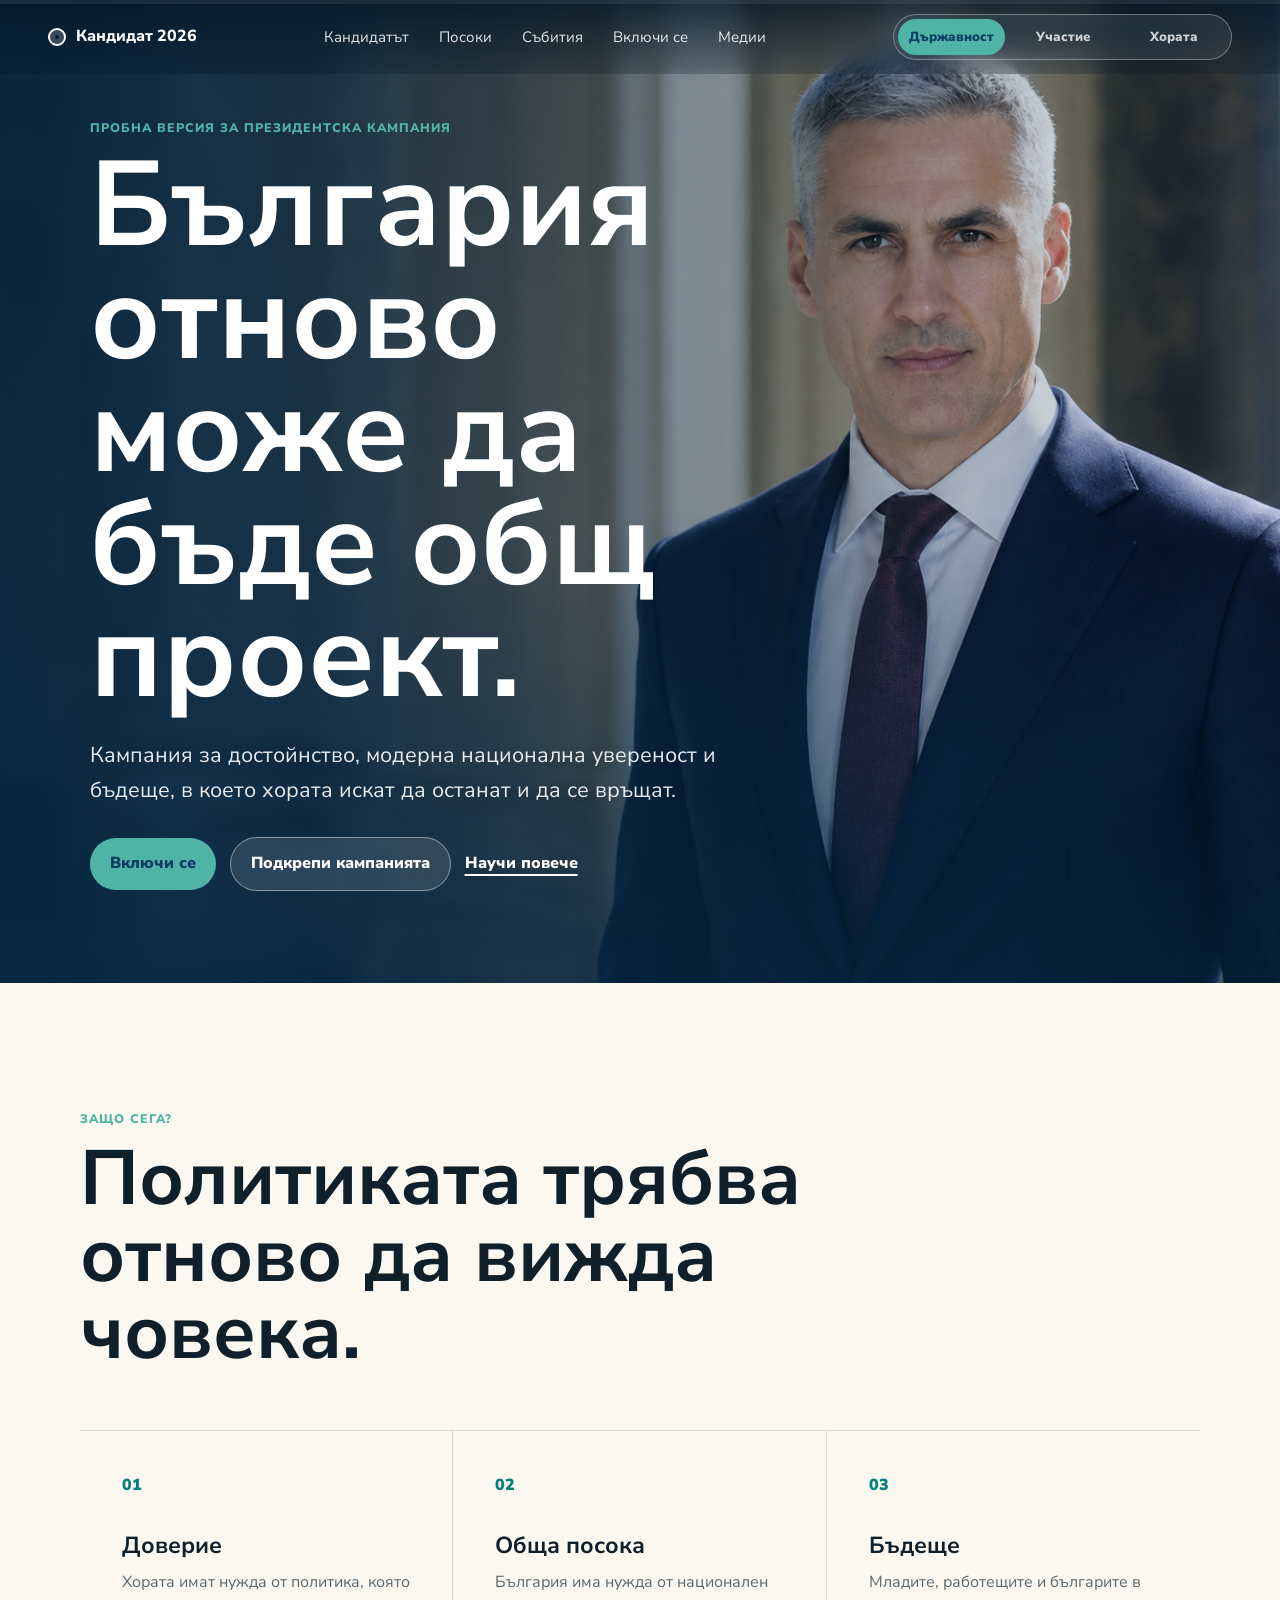
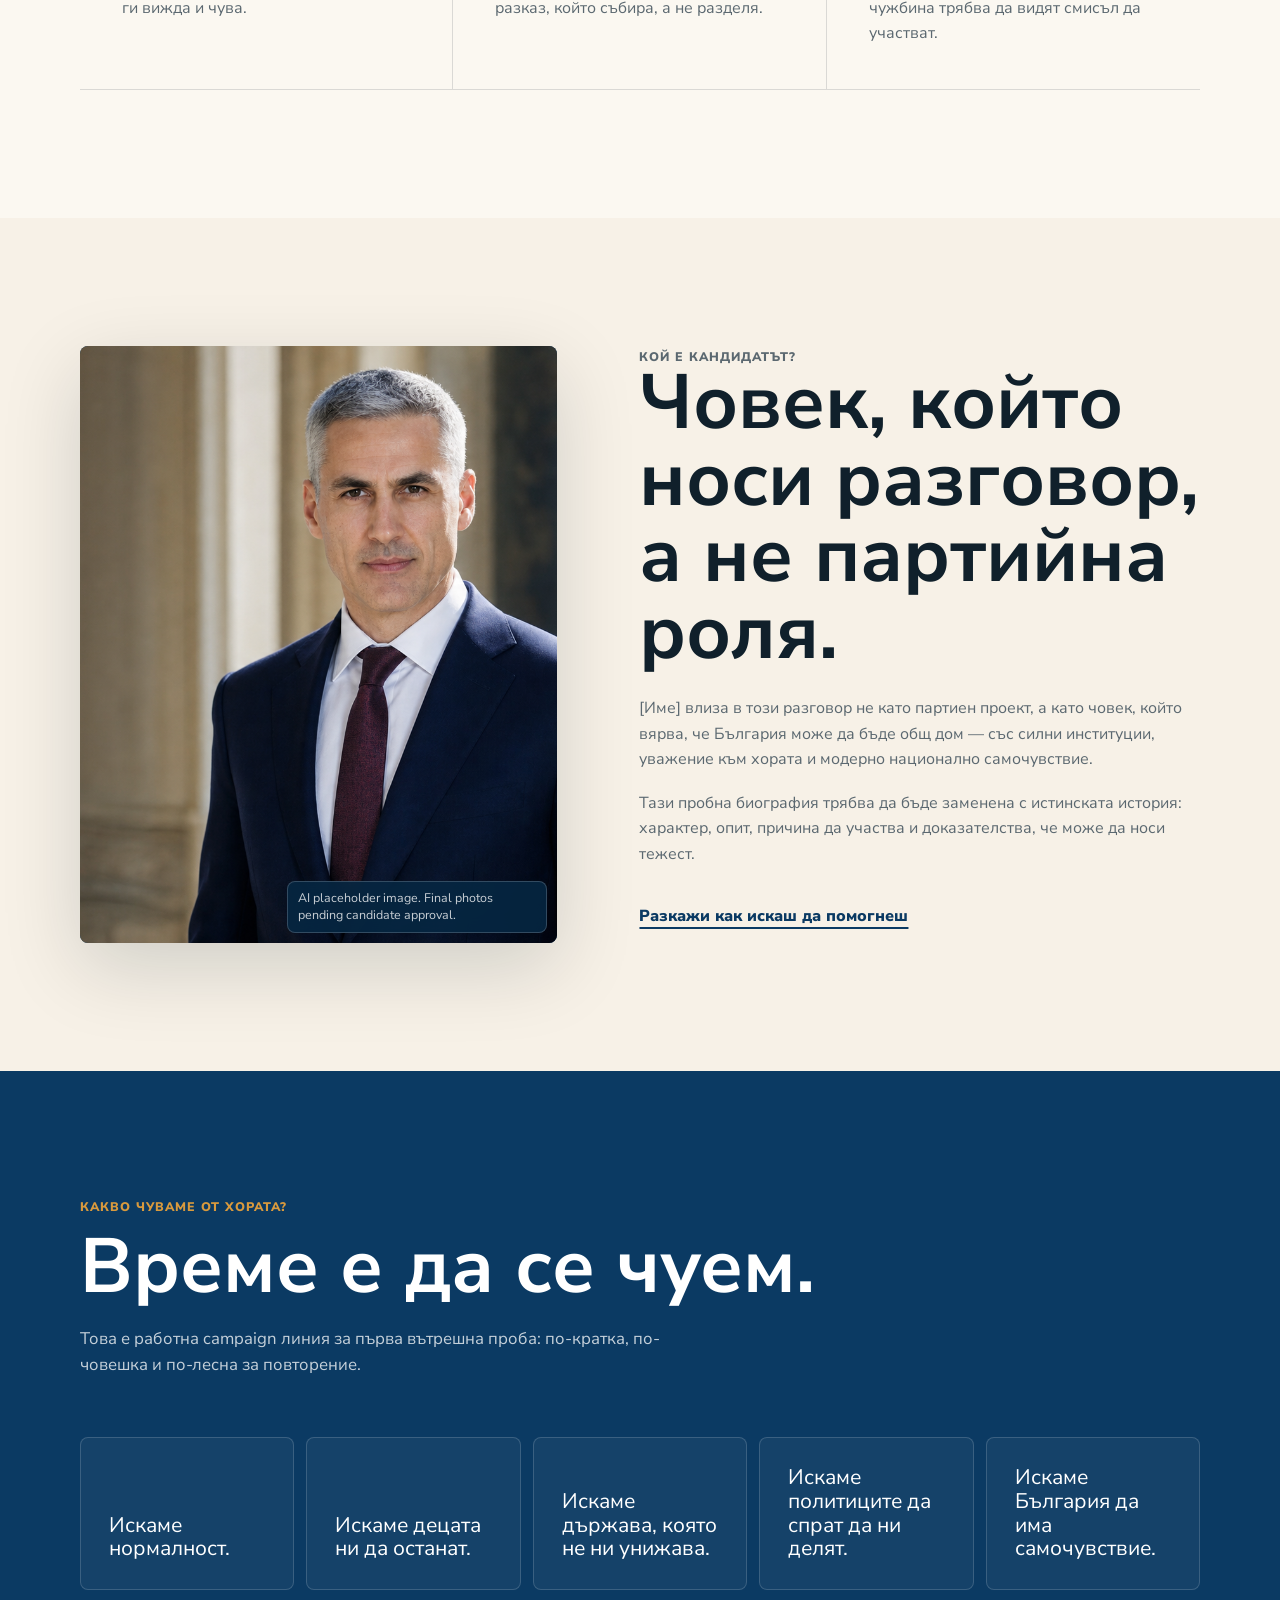
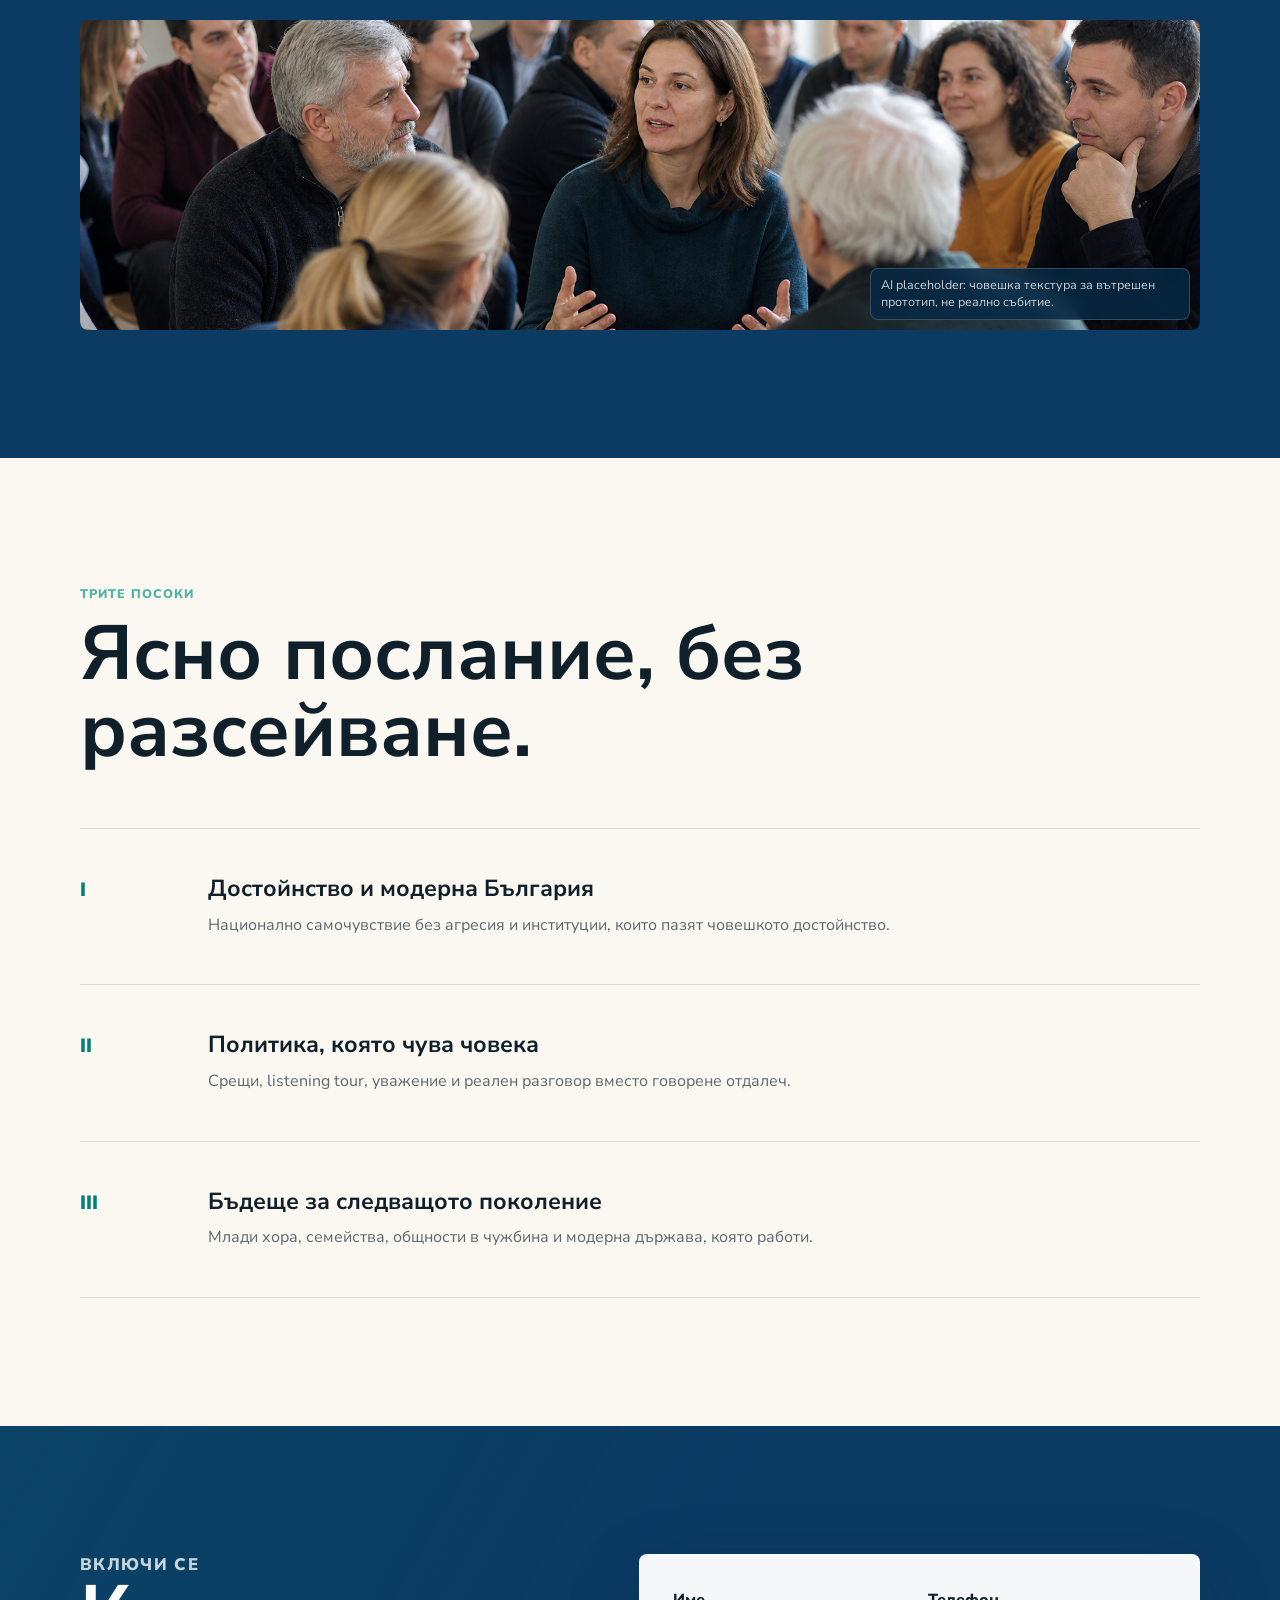
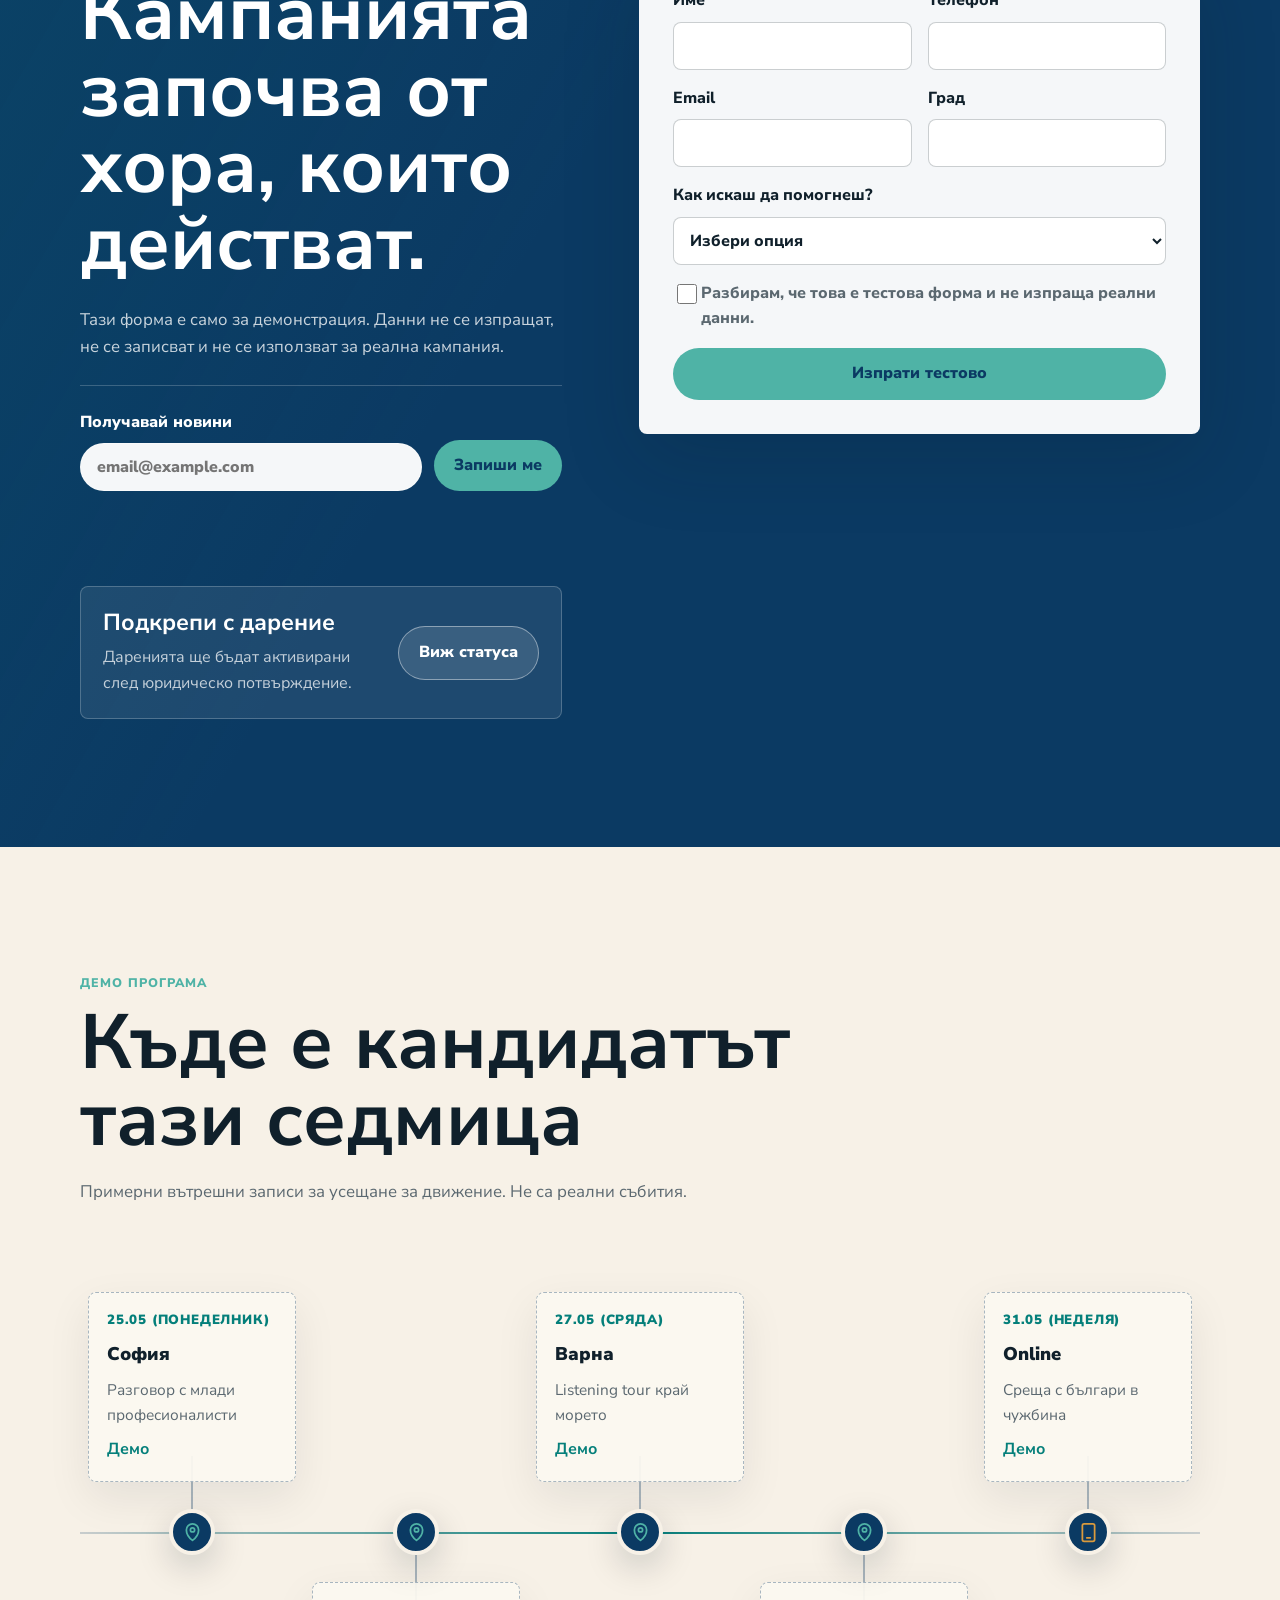
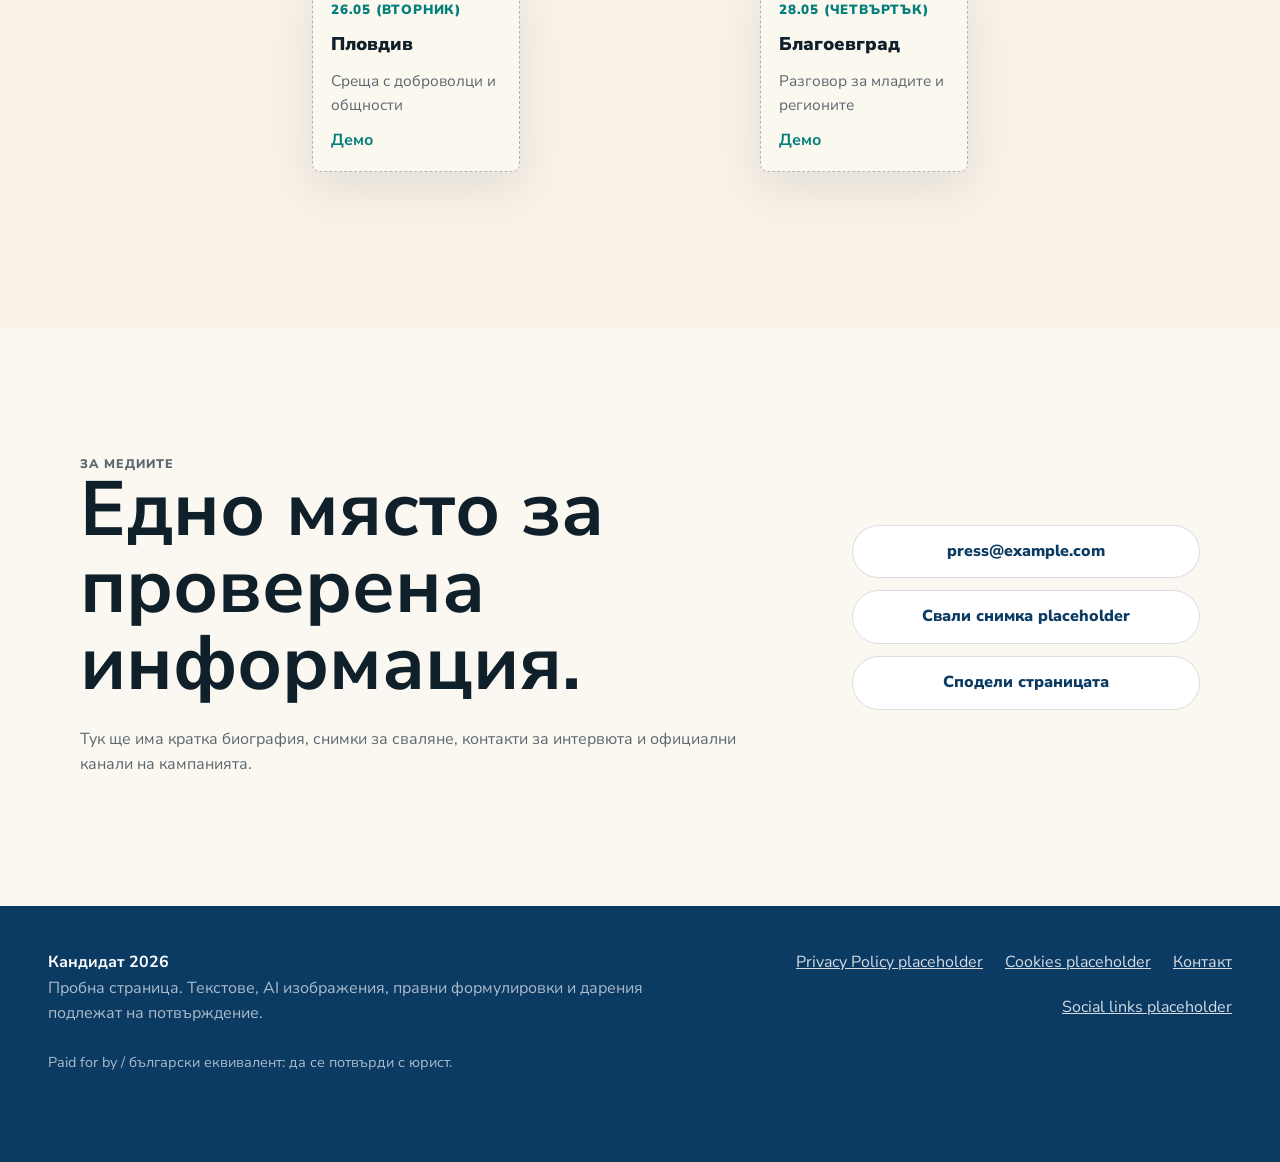
<file: index.html>
<!doctype html>
<html lang="bg">
  <head>
    <meta charset="utf-8">
    <meta name="viewport" content="width=device-width, initial-scale=1">
    <title>Кандидат за президент | България като общ проект</title>
    <meta
      name="description"
      content="Пробна landing page версия за президентска кампания: доверие, действие и модерна национална увереност."
    >
    <meta name="robots" content="noindex, nofollow">
    <link rel="canonical" href="https://example.com/">
    <meta property="og:title" content="България отново може да бъде общ проект">
    <meta
      property="og:description"
      content="Пробна страница за кампания, която събира хора, доверие и действие."
    >
    <meta property="og:type" content="website">
    <meta property="og:url" content="https://example.com/">
    <meta property="og:image" content="assets/og-preview.svg">
    <meta name="twitter:card" content="summary_large_image">
    <meta name="theme-color" content="#0b3a63">
    <link rel="icon" href="assets/favicon.svg" type="image/svg+xml">
    <script>document.documentElement.classList.add("js");</script>
    <link rel="stylesheet" href="styles.css">
  </head>
  <body class="theme-statesman">
    <a class="skip-link" href="#main">Към съдържанието</a>
    <div class="scroll-progress" aria-hidden="true">
      <span data-scroll-progress></span>
    </div>

    <header class="site-header" aria-label="Основна навигация">
      <a class="brand" href="#top" aria-label="Начало">
        <span class="brand-mark" aria-hidden="true"></span>
        <span>Кандидат 2026</span>
      </a>
      <nav class="top-nav" aria-label="Раздели">
        <a href="#candidate">Кандидатът</a>
        <a href="#directions">Посоки</a>
        <a href="#events">Събития</a>
        <a href="#join">Включи се</a>
        <a href="#media">Медии</a>
      </nav>
      <nav class="version-switcher" aria-label="Визуални версии">
        <a href="index.html" aria-current="page">Държавност</a>
        <a href="movement.html">Участие</a>
        <a href="people.html">Хората</a>
      </nav>
    </header>

    <main id="main">
      <section id="top" class="hero" aria-labelledby="hero-title">
        <picture class="hero-media">
          <img src="assets/candidate-statesman-ai.png" alt="AI placeholder портрет на потенциален кандидат в държавническа среда">
        </picture>
        <div class="hero-overlay"></div>
        <div class="hero-copy reveal">
          <p class="eyebrow">Пробна версия за президентска кампания</p>
          <h1 id="hero-title">България отново може да бъде общ проект.</h1>
          <p class="hero-text">
            Кампания за достойнство, модерна национална увереност и бъдеще,
            в което хората искат да останат и да се връщат.
          </p>
          <div class="action-row" aria-label="Основни действия">
            <a class="button button-primary" href="#join">Включи се</a>
            <button class="button button-secondary" type="button" data-donate-trigger>
              Подкрепи кампанията
            </button>
            <a class="text-link" href="#why">Научи повече</a>
          </div>
        </div>
      </section>

      <section id="why" class="section section-light" aria-labelledby="why-title">
        <div class="section-inner">
          <div class="section-heading reveal">
            <p class="eyebrow">Защо сега?</p>
            <h2 id="why-title">Политиката трябва отново да вижда човека.</h2>
          </div>
          <div class="principles" role="list">
            <article class="principle reveal" role="listitem">
              <span class="principle-icon" aria-hidden="true">01</span>
              <h3>Доверие</h3>
              <p>Хората имат нужда от политика, която ги вижда и чува.</p>
            </article>
            <article class="principle reveal" role="listitem">
              <span class="principle-icon" aria-hidden="true">02</span>
              <h3>Обща посока</h3>
              <p>България има нужда от национален разказ, който събира, а не разделя.</p>
            </article>
            <article class="principle reveal" role="listitem">
              <span class="principle-icon" aria-hidden="true">03</span>
              <h3>Бъдеще</h3>
              <p>Младите, работещите и българите в чужбина трябва да видят смисъл да участват.</p>
            </article>
          </div>
        </div>
      </section>

      <section id="candidate" class="section split-section" aria-labelledby="candidate-title">
        <div class="section-inner split-grid">
          <div class="portrait-panel portrait-panel-statesman reveal">
            <img src="assets/candidate-statesman-ai.png" alt="AI placeholder портрет на потенциален кандидат">
            <p class="asset-note">AI placeholder image. Final photos pending candidate approval.</p>
          </div>
          <div class="narrative reveal">
            <p class="eyebrow">Кой е кандидатът?</p>
            <h2 id="candidate-title">Човек, който носи разговор, а не партийна роля.</h2>
            <p>
              [Име] влиза в този разговор не като партиен проект, а като човек,
              който вярва, че България може да бъде общ дом — със силни институции,
              уважение към хората и модерно национално самочувствие.
            </p>
            <p>
              Тази пробна биография трябва да бъде заменена с истинската история:
              характер, опит, причина да участва и доказателства, че може да носи тежест.
            </p>
            <a class="inline-action" href="#join">Разкажи как искаш да помогнеш</a>
          </div>
        </div>
      </section>

      <section class="section section-dark listening" aria-labelledby="listening-title">
        <div class="section-inner">
          <div class="section-heading reveal">
            <p class="eyebrow">Какво чуваме от хората?</p>
            <h2 id="listening-title">Време е да се чуем.</h2>
            <p class="section-kicker">
              Това е работна campaign линия за първа вътрешна проба: по-кратка,
              по-човешка и по-лесна за повторение.
            </p>
          </div>
          <div class="quote-grid">
            <blockquote class="reveal">Искаме нормалност.</blockquote>
            <blockquote class="reveal">Искаме децата ни да останат.</blockquote>
            <blockquote class="reveal">Искаме държава, която не ни унижава.</blockquote>
            <blockquote class="reveal">Искаме политиците да спрат да ни делят.</blockquote>
            <blockquote class="reveal">Искаме България да има самочувствие.</blockquote>
          </div>
          <div class="people-texture reveal">
            <img src="assets/people-listening-ai.png" alt="AI placeholder кадър с граждани в разговор">
            <p>AI placeholder: човешка текстура за вътрешен прототип, не реално събитие.</p>
          </div>
        </div>
      </section>

      <section id="directions" class="section section-light" aria-labelledby="directions-title">
        <div class="section-inner">
          <div class="section-heading reveal">
            <p class="eyebrow">Трите посоки</p>
            <h2 id="directions-title">Ясно послание, без разсейване.</h2>
          </div>
          <div class="direction-list">
            <article class="direction reveal">
              <span aria-hidden="true">I</span>
              <div>
                <h3>Достойнство и модерна България</h3>
                <p>Национално самочувствие без агресия и институции, които пазят човешкото достойнство.</p>
              </div>
            </article>
            <article class="direction reveal">
              <span aria-hidden="true">II</span>
              <div>
                <h3>Политика, която чува човека</h3>
                <p>Срещи, listening tour, уважение и реален разговор вместо говорене отдалеч.</p>
              </div>
            </article>
            <article class="direction reveal">
              <span aria-hidden="true">III</span>
              <div>
                <h3>Бъдеще за следващото поколение</h3>
                <p>Млади хора, семейства, общности в чужбина и модерна държава, която работи.</p>
              </div>
            </article>
          </div>
        </div>
      </section>

      <section id="join" class="section join-section" aria-labelledby="join-title">
        <div class="section-inner join-grid">
          <div class="join-copy reveal">
            <p class="eyebrow">Включи се</p>
            <h2 id="join-title">Кампанията започва от хора, които действат.</h2>
            <p>
              Тази форма е само за демонстрация. Данни не се изпращат, не се записват
              и не се използват за реална кампания.
            </p>
            <form class="newsletter-form" novalidate data-newsletter-form>
              <label>
                <span>Получавай новини</span>
                <input name="newsletterEmail" type="email" autocomplete="email" placeholder="email@example.com" required>
              </label>
              <button class="button button-primary" type="submit">Запиши ме</button>
              <div class="form-alert" role="status" aria-live="polite" data-form-alert></div>
            </form>
          </div>

          <form class="volunteer-form reveal" novalidate data-volunteer-form>
            <div class="form-alert" role="status" aria-live="polite" data-form-alert></div>
            <label>
              <span>Име</span>
              <input name="name" autocomplete="name" required>
            </label>
            <label>
              <span>Телефон</span>
              <input name="phone" type="tel" autocomplete="tel" required>
            </label>
            <label>
              <span>Email</span>
              <input name="email" type="email" autocomplete="email" required>
            </label>
            <label>
              <span>Град</span>
              <input name="city" autocomplete="address-level2" required>
            </label>
            <label class="full-field">
              <span>Как искаш да помогнеш?</span>
              <select name="helpType" required>
                <option value="">Избери опция</option>
                <option>Терен</option>
                <option>Социални мрежи</option>
                <option>Събития</option>
                <option>Дарители</option>
                <option>Диаспора</option>
                <option>Професионална експертиза</option>
                <option>Не знам още, но искам да помогна</option>
              </select>
            </label>
            <label class="checkbox-field full-field">
              <input type="checkbox" name="consent" required>
              <span>Разбирам, че това е тестова форма и не изпраща реални данни.</span>
            </label>
            <button class="button button-primary full-field" type="submit">
              Изпрати тестово
            </button>
          </form>
          <div class="donation-note donation-note-side reveal" id="support">
            <div>
              <h3>Подкрепи с дарение</h3>
              <p>Даренията ще бъдат активирани след юридическо потвърждение.</p>
            </div>
            <button class="button button-secondary" type="button" data-donate-trigger>
              Виж статуса
            </button>
          </div>
        </div>
      </section>

      <section id="events" class="section events-section" aria-labelledby="events-title">
        <div class="section-inner">
          <div class="section-heading reveal">
            <p class="eyebrow">Демо програма</p>
            <h2 id="events-title">Къде е кандидатът тази седмица</h2>
            <p class="section-kicker">
              Примерни вътрешни записи за усещане за движение. Не са реални събития.
            </p>
          </div>
          <div class="events-list" aria-label="Демо timeline с примерни събития">
            <article class="event reveal">
              <div class="event-card">
                <small>25.05 (Понеделник)</small>
                <span>София</span>
                <p>Разговор с млади професионалисти</p>
                <strong>Демо</strong>
              </div>
              <div class="event-marker" aria-hidden="true">
                <svg viewBox="0 0 24 24"><path d="M12 21s7-5.4 7-12a7 7 0 1 0-14 0c0 6.6 7 12 7 12Z"/><circle cx="12" cy="9" r="2.4"/></svg>
              </div>
            </article>
            <article class="event reveal">
              <div class="event-card">
                <small>26.05 (Вторник)</small>
                <span>Пловдив</span>
                <p>Среща с доброволци и общности</p>
                <strong>Демо</strong>
              </div>
              <div class="event-marker" aria-hidden="true">
                <svg viewBox="0 0 24 24"><path d="M12 21s7-5.4 7-12a7 7 0 1 0-14 0c0 6.6 7 12 7 12Z"/><circle cx="12" cy="9" r="2.4"/></svg>
              </div>
            </article>
            <article class="event reveal">
              <div class="event-card">
                <small>27.05 (Сряда)</small>
                <span>Варна</span>
                <p>Listening tour край морето</p>
                <strong>Демо</strong>
              </div>
              <div class="event-marker" aria-hidden="true">
                <svg viewBox="0 0 24 24"><path d="M12 21s7-5.4 7-12a7 7 0 1 0-14 0c0 6.6 7 12 7 12Z"/><circle cx="12" cy="9" r="2.4"/></svg>
              </div>
            </article>
            <article class="event reveal">
              <div class="event-card">
                <small>28.05 (Четвъртък)</small>
                <span>Благоевград</span>
                <p>Разговор за младите и регионите</p>
                <strong>Демо</strong>
              </div>
              <div class="event-marker" aria-hidden="true">
                <svg viewBox="0 0 24 24"><path d="M12 21s7-5.4 7-12a7 7 0 1 0-14 0c0 6.6 7 12 7 12Z"/><circle cx="12" cy="9" r="2.4"/></svg>
              </div>
            </article>
            <article class="event reveal event-online">
              <div class="event-card">
                <small>31.05 (Неделя)</small>
                <span>Online</span>
                <p>Среща с българи в чужбина</p>
                <strong>Демо</strong>
              </div>
              <div class="event-marker" aria-hidden="true">
                <svg viewBox="0 0 24 24"><path d="M7 2h10a2 2 0 0 1 2 2v16a2 2 0 0 1-2 2H7a2 2 0 0 1-2-2V4a2 2 0 0 1 2-2Z"/><path d="M10 18h4"/></svg>
              </div>
            </article>
          </div>
        </div>
      </section>

      <section id="media" class="section media-section" aria-labelledby="media-title">
        <div class="section-inner media-grid">
          <div class="reveal">
            <p class="eyebrow">За медиите</p>
            <h2 id="media-title">Едно място за проверена информация.</h2>
            <p>
              Тук ще има кратка биография, снимки за сваляне, контакти за интервюта
              и официални канали на кампанията.
            </p>
          </div>
          <div class="media-actions reveal" aria-label="Медийни ресурси">
            <a href="mailto:press@example.com">press@example.com</a>
            <a href="assets/candidate-statesman.svg" download>Свали снимка placeholder</a>
            <button type="button" data-share-trigger>Сподели страницата</button>
          </div>
        </div>
      </section>
    </main>

    <aside class="sticky-cta" aria-label="Бързи действия">
      <a href="#join">Включи се</a>
      <button type="button" data-donate-trigger>Подкрепи</button>
    </aside>

    <footer class="site-footer" id="legal">
      <div>
        <strong>Кандидат 2026</strong>
        <p>Пробна страница. Текстове, AI изображения, правни формулировки и дарения подлежат на потвърждение.</p>
      </div>
      <nav aria-label="Footer">
        <a href="#legal">Privacy Policy placeholder</a>
        <a href="#legal">Cookies placeholder</a>
        <a href="mailto:contact@example.com">Контакт</a>
        <a href="#legal">Social links placeholder</a>
      </nav>
      <p class="legal-copy">Paid for by / български еквивалент: да се потвърди с юрист.</p>
    </footer>

    <dialog class="donation-dialog" data-donation-dialog aria-labelledby="donation-title">
      <form method="dialog">
        <button class="dialog-close" value="close" aria-label="Затвори">×</button>
        <p class="eyebrow">Дарения</p>
        <h2 id="donation-title">Даренията не са активни в прототипа.</h2>
        <p>
          Официална дарителска сметка или платежна интеграция ще се добави само
          след юридическо потвърждение.
        </p>
        <button class="button button-primary" value="close">Разбрах</button>
      </form>
    </dialog>

    <script src="script.js"></script>
  </body>
</html>
</file>
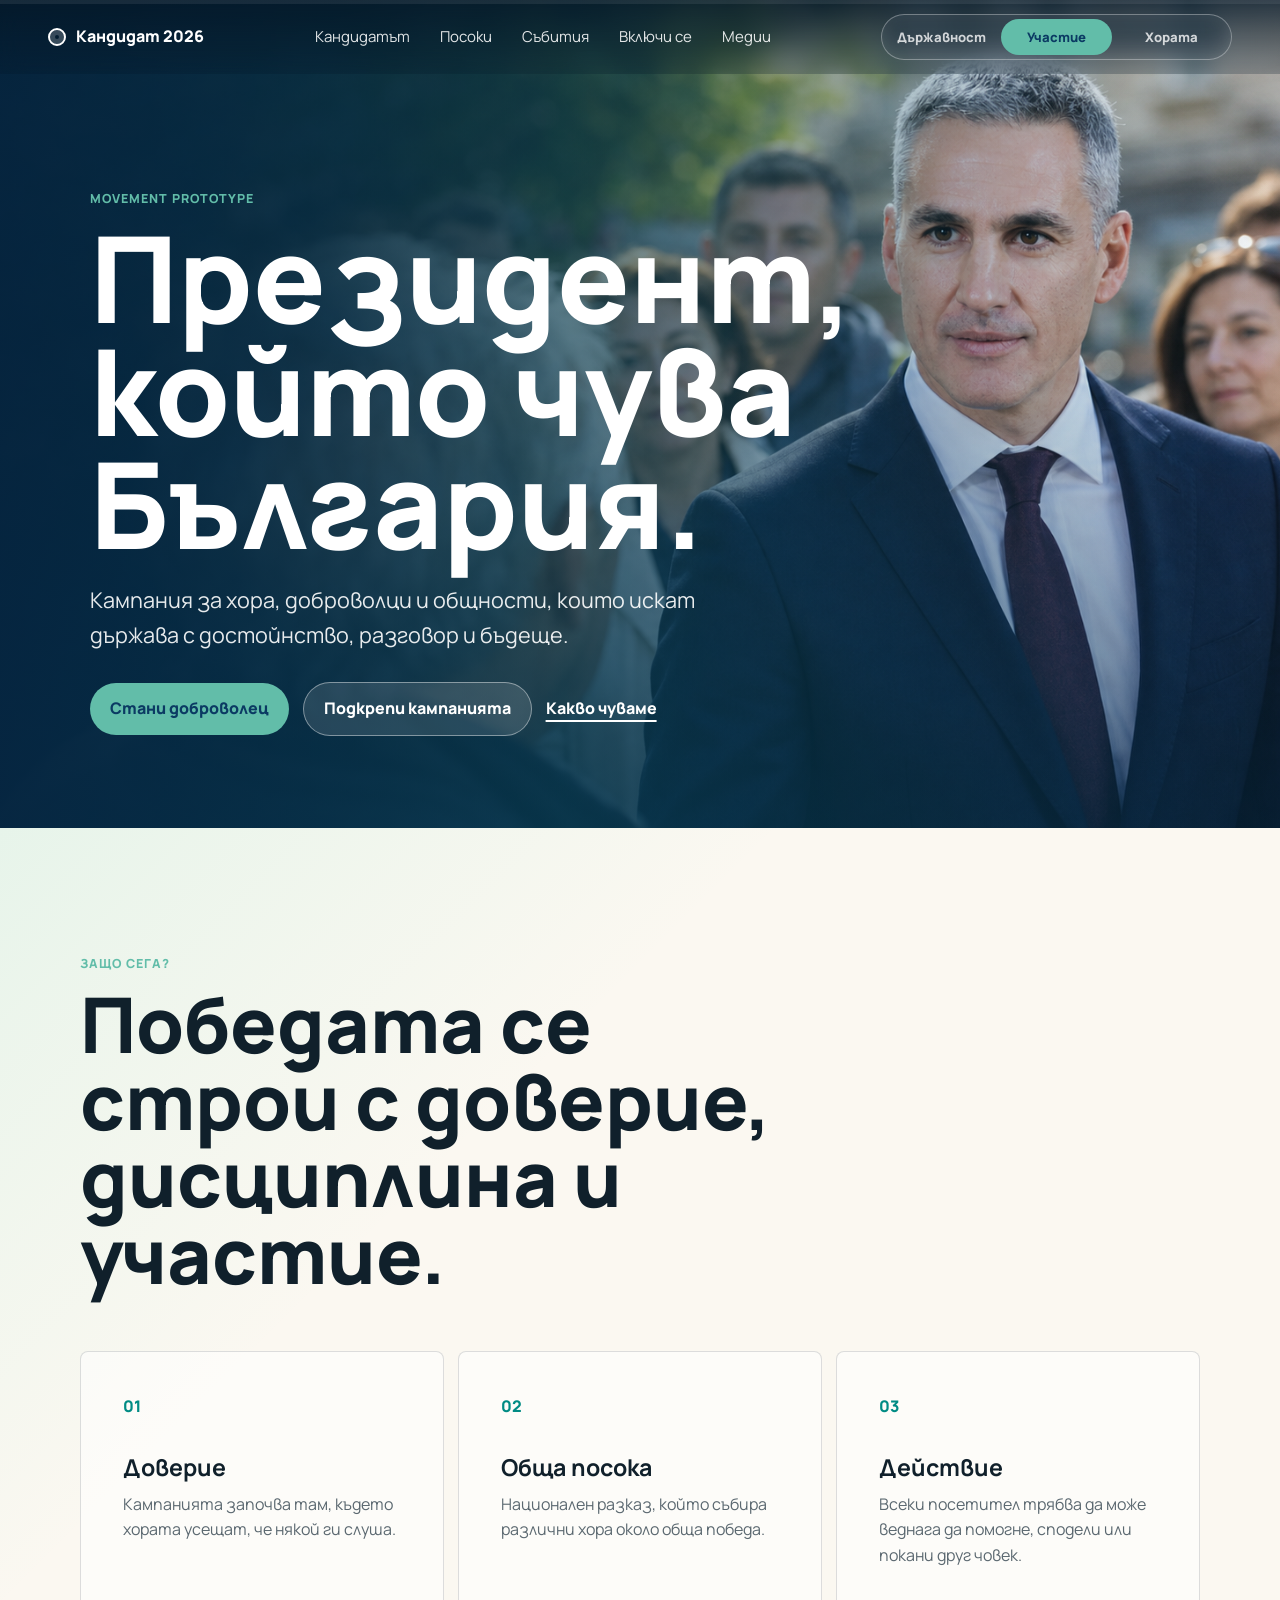
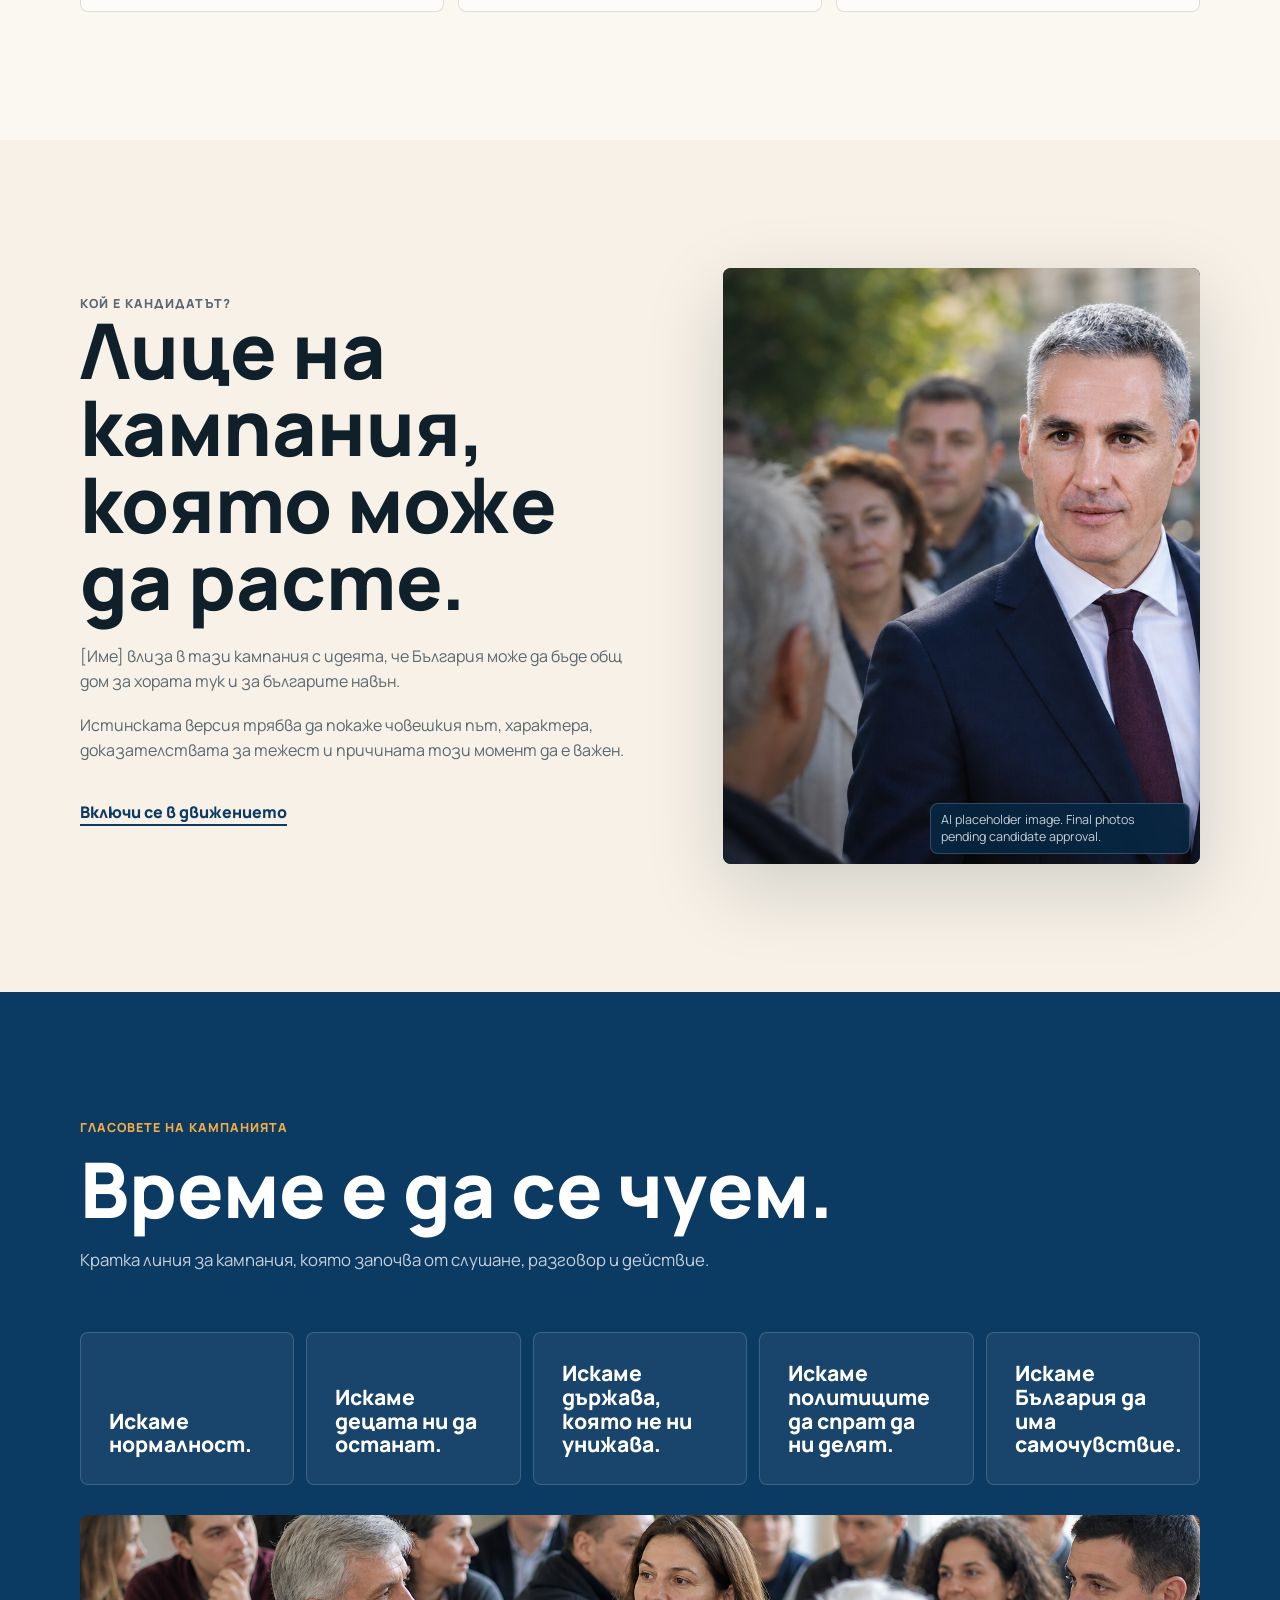
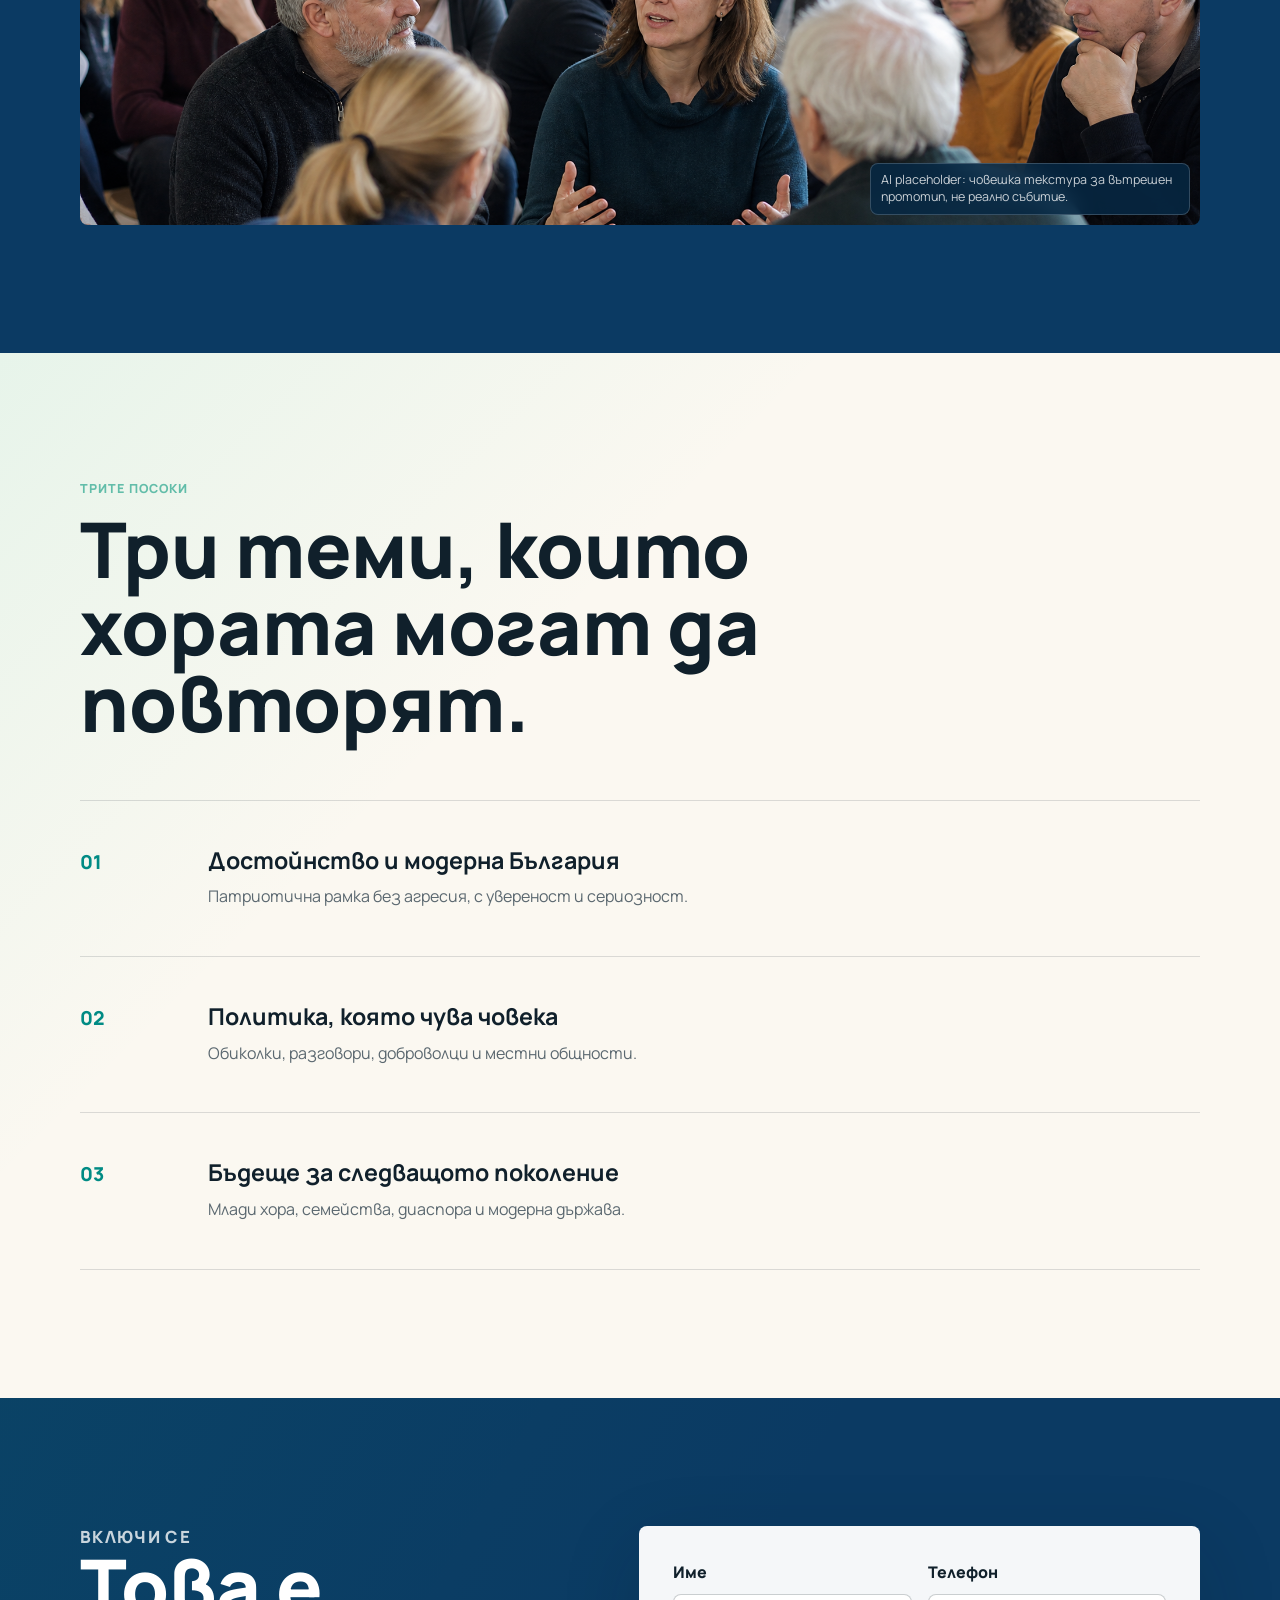
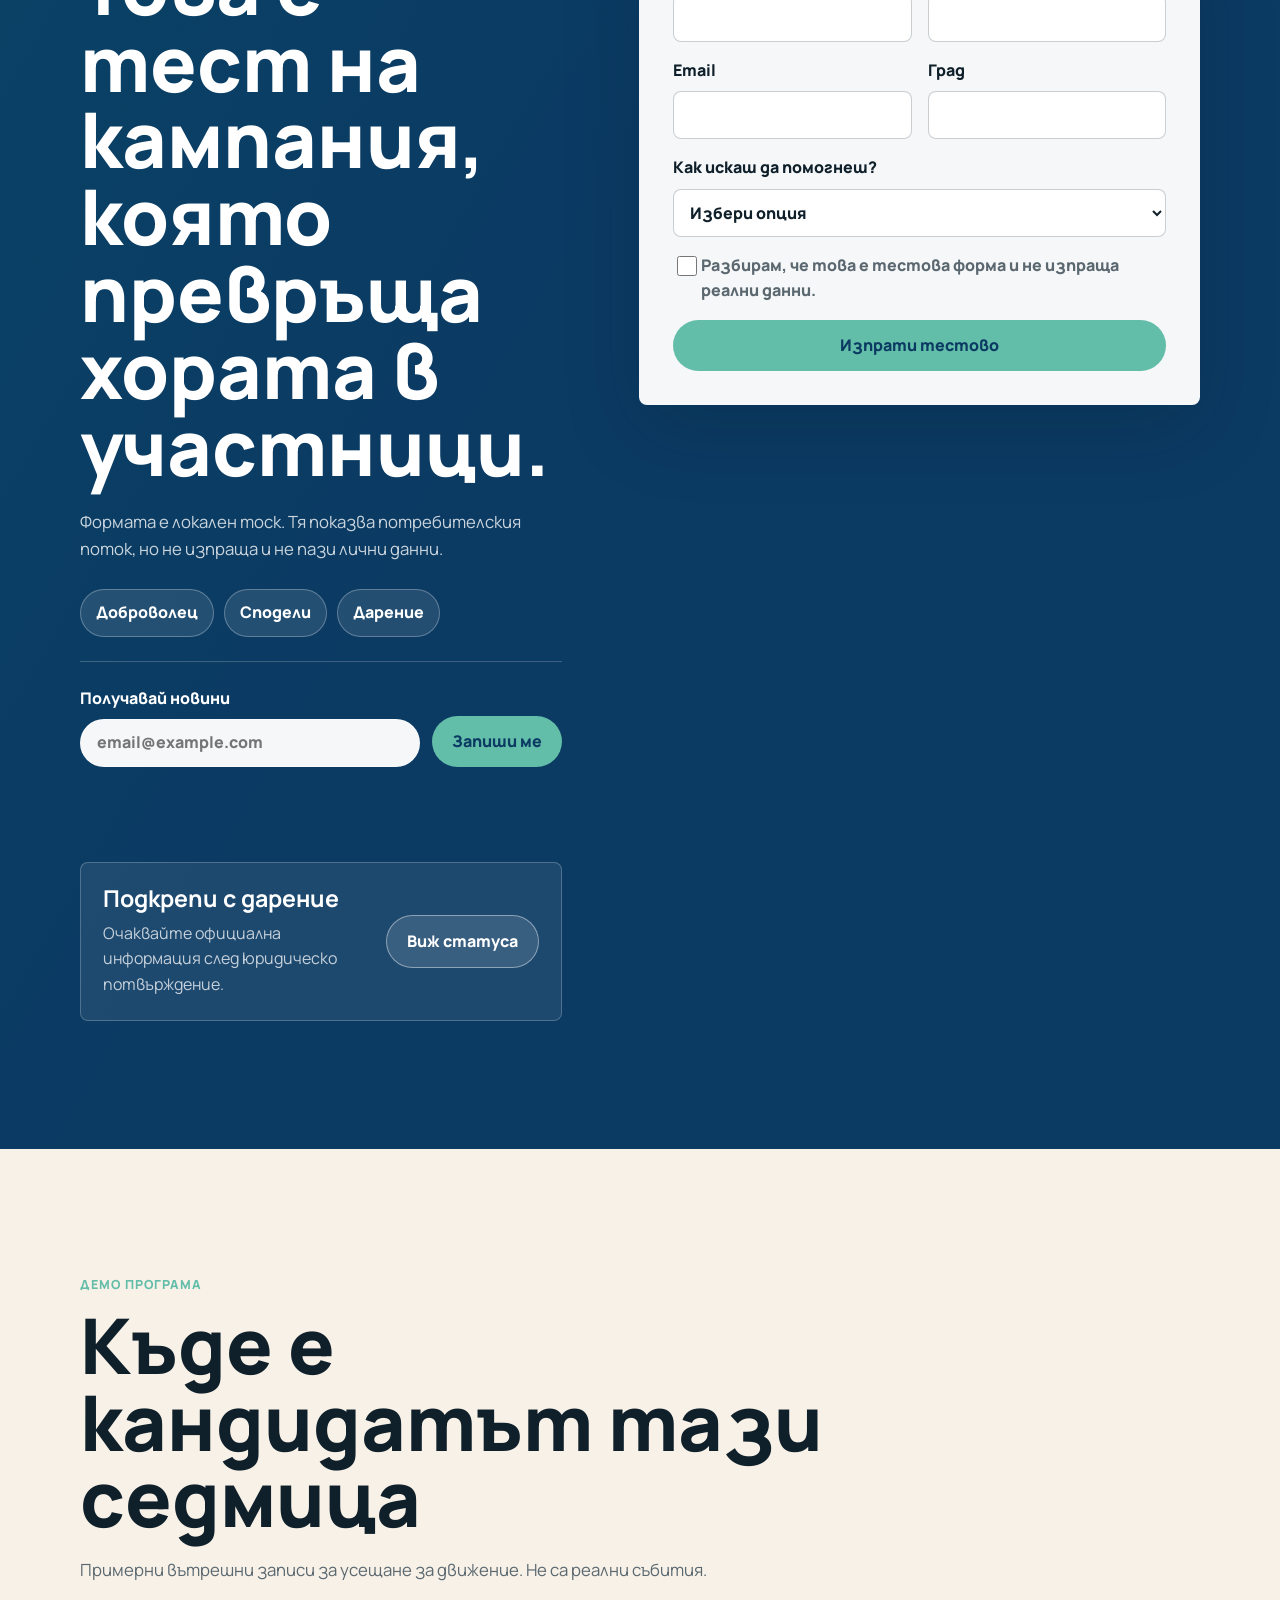
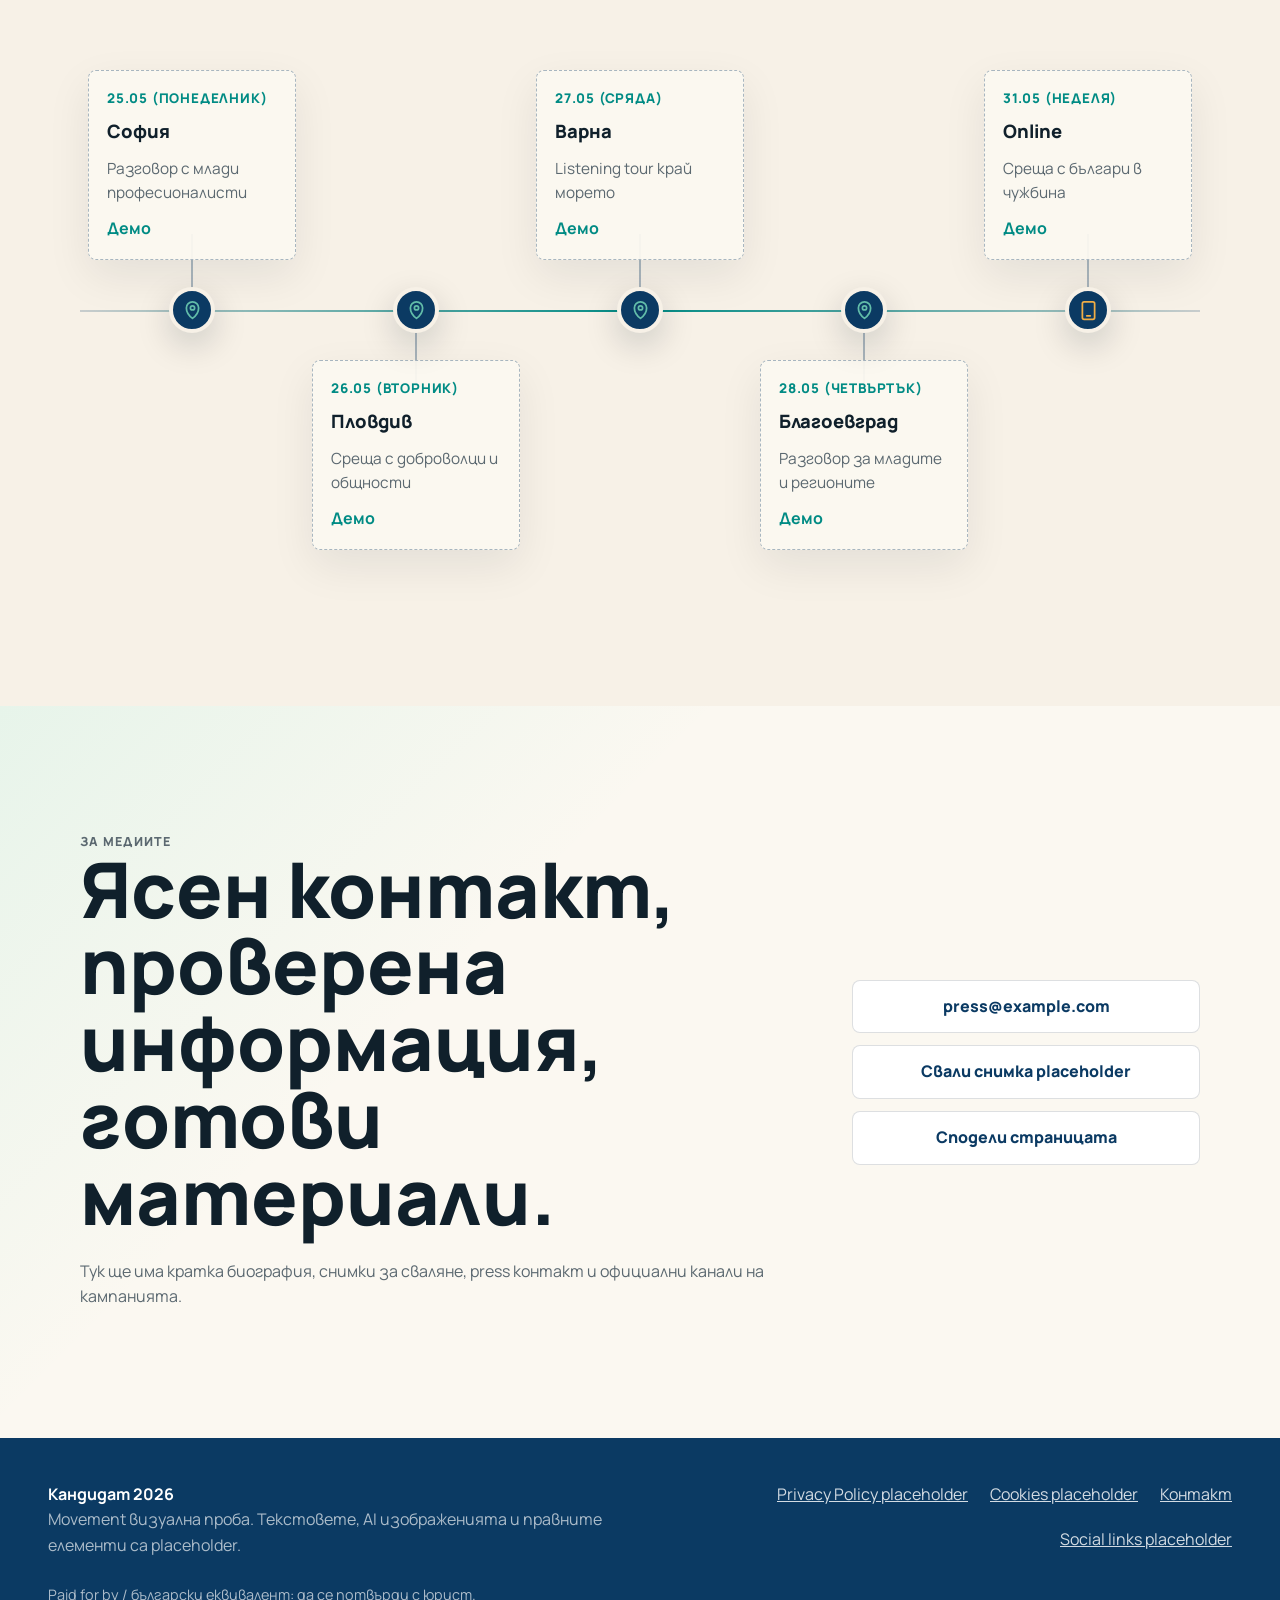
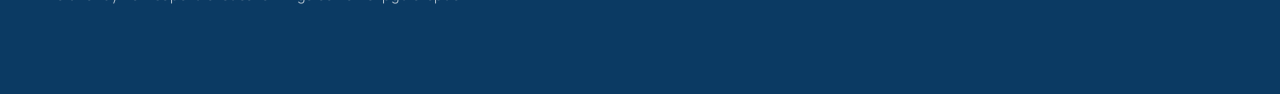
<file: movement.html>
<!doctype html>
<html lang="bg">
  <head>
    <meta charset="utf-8">
    <meta name="viewport" content="width=device-width, initial-scale=1">
    <title>Movement версия | Кандидат за президент</title>
    <meta
      name="description"
      content="Movement визуална версия на пробна landing page за президентска кампания."
    >
    <meta name="robots" content="noindex, nofollow">
    <link rel="canonical" href="https://example.com/movement">
    <meta property="og:title" content="Президент, който чува България">
    <meta
      property="og:description"
      content="Модерна гражданска кампания с ясни действия: включи се, подкрепи, сподели."
    >
    <meta property="og:type" content="website">
    <meta property="og:url" content="https://example.com/movement">
    <meta property="og:image" content="assets/og-preview.svg">
    <meta name="twitter:card" content="summary_large_image">
    <meta name="theme-color" content="#0b3a63">
    <link rel="icon" href="assets/favicon.svg" type="image/svg+xml">
    <script>document.documentElement.classList.add("js");</script>
    <link rel="stylesheet" href="styles.css">
  </head>
  <body class="theme-movement">
    <a class="skip-link" href="#main">Към съдържанието</a>
    <div class="scroll-progress" aria-hidden="true">
      <span data-scroll-progress></span>
    </div>

    <header class="site-header" aria-label="Основна навигация">
      <a class="brand" href="#top" aria-label="Начало">
        <span class="brand-mark" aria-hidden="true"></span>
        <span>Кандидат 2026</span>
      </a>
      <nav class="top-nav" aria-label="Раздели">
        <a href="#candidate">Кандидатът</a>
        <a href="#directions">Посоки</a>
        <a href="#events">Събития</a>
        <a href="#join">Включи се</a>
        <a href="#media">Медии</a>
      </nav>
      <nav class="version-switcher" aria-label="Визуални версии">
        <a href="index.html">Държавност</a>
        <a href="movement.html" aria-current="page">Участие</a>
        <a href="people.html">Хората</a>
      </nav>
    </header>

    <main id="main">
      <section id="top" class="hero hero-movement" aria-labelledby="hero-title">
        <picture class="hero-media">
          <img src="assets/candidate-movement-ai.png" alt="AI placeholder на потенциален кандидат сред хора в обществена среда">
        </picture>
        <div class="hero-overlay"></div>
        <div class="hero-copy reveal">
          <p class="eyebrow">Movement prototype</p>
          <h1 id="hero-title"><span class="no-break">Президент,</span><br>който чува България.</h1>
          <p class="hero-text">
            Кампания за хора, доброволци и общности, които искат държава
            с достойнство, разговор и бъдеще.
          </p>
          <div class="action-row" aria-label="Основни действия">
            <a class="button button-primary" href="#join">Стани доброволец</a>
            <button class="button button-secondary" type="button" data-donate-trigger>
              Подкрепи кампанията
            </button>
            <a class="text-link" href="#listening">Какво чуваме</a>
          </div>
        </div>
      </section>

      <section id="why" class="section section-light" aria-labelledby="why-title">
        <div class="section-inner">
          <div class="section-heading reveal">
            <p class="eyebrow">Защо сега?</p>
            <h2 id="why-title">Победата се строи с доверие, дисциплина и участие.</h2>
          </div>
          <div class="principles" role="list">
            <article class="principle reveal" role="listitem">
              <span class="principle-icon" aria-hidden="true">01</span>
              <h3>Доверие</h3>
              <p>Кампанията започва там, където хората усещат, че някой ги слуша.</p>
            </article>
            <article class="principle reveal" role="listitem">
              <span class="principle-icon" aria-hidden="true">02</span>
              <h3>Обща посока</h3>
              <p>Национален разказ, който събира различни хора около обща победа.</p>
            </article>
            <article class="principle reveal" role="listitem">
              <span class="principle-icon" aria-hidden="true">03</span>
              <h3>Действие</h3>
              <p>Всеки посетител трябва да може веднага да помогне, сподели или покани друг човек.</p>
            </article>
          </div>
        </div>
      </section>

      <section id="candidate" class="section split-section" aria-labelledby="candidate-title">
        <div class="section-inner split-grid reverse">
          <div class="portrait-panel portrait-panel-movement reveal">
            <img src="assets/candidate-movement-ai.png" alt="AI movement placeholder на потенциален кандидат">
            <p class="asset-note">AI placeholder image. Final photos pending candidate approval.</p>
          </div>
          <div class="narrative reveal">
            <p class="eyebrow">Кой е кандидатът?</p>
            <h2 id="candidate-title">Лице на кампания, която може да расте.</h2>
            <p>
              [Име] влиза в тази кампания с идеята, че България може да бъде
              общ дом за хората тук и за българите навън.
            </p>
            <p>
              Истинската версия трябва да покаже човешкия път, характера,
              доказателствата за тежест и причината този момент да е важен.
            </p>
            <a class="inline-action" href="#join">Включи се в движението</a>
          </div>
        </div>
      </section>

      <section id="listening" class="section section-dark listening" aria-labelledby="listening-title">
        <div class="section-inner">
          <div class="section-heading reveal">
            <p class="eyebrow">Гласовете на кампанията</p>
            <h2 id="listening-title">Време е да се чуем.</h2>
            <p class="section-kicker">
              Кратка линия за кампания, която започва от слушане, разговор и действие.
            </p>
          </div>
          <div class="quote-grid quote-grid-movement">
            <blockquote class="reveal">Искаме нормалност.</blockquote>
            <blockquote class="reveal">Искаме децата ни да останат.</blockquote>
            <blockquote class="reveal">Искаме държава, която не ни унижава.</blockquote>
            <blockquote class="reveal">Искаме политиците да спрат да ни делят.</blockquote>
            <blockquote class="reveal">Искаме България да има самочувствие.</blockquote>
          </div>
          <div class="people-texture reveal">
            <img src="assets/people-listening-ai.png" alt="AI placeholder кадър с граждани в разговор">
            <p>AI placeholder: човешка текстура за вътрешен прототип, не реално събитие.</p>
          </div>
        </div>
      </section>

      <section id="directions" class="section section-light" aria-labelledby="directions-title">
        <div class="section-inner">
          <div class="section-heading reveal">
            <p class="eyebrow">Трите посоки</p>
            <h2 id="directions-title">Три теми, които хората могат да повторят.</h2>
          </div>
          <div class="direction-list">
            <article class="direction reveal">
              <span aria-hidden="true">01</span>
              <div>
                <h3>Достойнство и модерна България</h3>
                <p>Патриотична рамка без агресия, с увереност и сериозност.</p>
              </div>
            </article>
            <article class="direction reveal">
              <span aria-hidden="true">02</span>
              <div>
                <h3>Политика, която чува човека</h3>
                <p>Обиколки, разговори, доброволци и местни общности.</p>
              </div>
            </article>
            <article class="direction reveal">
              <span aria-hidden="true">03</span>
              <div>
                <h3>Бъдеще за следващото поколение</h3>
                <p>Млади хора, семейства, диаспора и модерна държава.</p>
              </div>
            </article>
          </div>
        </div>
      </section>

      <section id="join" class="section join-section" aria-labelledby="join-title">
        <div class="section-inner join-grid">
          <div class="join-copy reveal">
            <p class="eyebrow">Включи се</p>
            <h2 id="join-title">Това е тест на кампания, която превръща хората в участници.</h2>
            <p>
              Формата е локален mock. Тя показва потребителския поток, но не
              изпраща и не пази лични данни.
            </p>
            <div class="support-strip" aria-label="Бързи действия">
              <a href="#join">Доброволец</a>
              <button type="button" data-share-trigger>Сподели</button>
              <button type="button" data-donate-trigger>Дарение</button>
            </div>
            <form class="newsletter-form" novalidate data-newsletter-form>
              <label>
                <span>Получавай новини</span>
                <input name="newsletterEmail" type="email" autocomplete="email" placeholder="email@example.com" required>
              </label>
              <button class="button button-primary" type="submit">Запиши ме</button>
              <div class="form-alert" role="status" aria-live="polite" data-form-alert></div>
            </form>
          </div>

          <form class="volunteer-form reveal" novalidate data-volunteer-form>
            <div class="form-alert" role="status" aria-live="polite" data-form-alert></div>
            <label>
              <span>Име</span>
              <input name="name" autocomplete="name" required>
            </label>
            <label>
              <span>Телефон</span>
              <input name="phone" type="tel" autocomplete="tel" required>
            </label>
            <label>
              <span>Email</span>
              <input name="email" type="email" autocomplete="email" required>
            </label>
            <label>
              <span>Град</span>
              <input name="city" autocomplete="address-level2" required>
            </label>
            <label class="full-field">
              <span>Как искаш да помогнеш?</span>
              <select name="helpType" required>
                <option value="">Избери опция</option>
                <option>Терен</option>
                <option>Социални мрежи</option>
                <option>Събития</option>
                <option>Дарители</option>
                <option>Диаспора</option>
                <option>Професионална експертиза</option>
                <option>Не знам още, но искам да помогна</option>
              </select>
            </label>
            <label class="checkbox-field full-field">
              <input type="checkbox" name="consent" required>
              <span>Разбирам, че това е тестова форма и не изпраща реални данни.</span>
            </label>
            <button class="button button-primary full-field" type="submit">
              Изпрати тестово
            </button>
          </form>
          <div class="donation-note donation-note-side reveal" id="support">
            <div>
              <h3>Подкрепи с дарение</h3>
              <p>Очаквайте официална информация след юридическо потвърждение.</p>
            </div>
            <button class="button button-secondary" type="button" data-donate-trigger>
              Виж статуса
            </button>
          </div>
        </div>
      </section>

      <section id="events" class="section events-section" aria-labelledby="events-title">
        <div class="section-inner">
          <div class="section-heading reveal">
            <p class="eyebrow">Демо програма</p>
            <h2 id="events-title">Къде е кандидатът тази седмица</h2>
            <p class="section-kicker">
              Примерни вътрешни записи за усещане за движение. Не са реални събития.
            </p>
          </div>
          <div class="events-list" aria-label="Демо timeline с примерни събития">
            <article class="event reveal">
              <div class="event-card">
                <small>25.05 (Понеделник)</small>
                <span>София</span>
                <p>Разговор с млади професионалисти</p>
                <strong>Демо</strong>
              </div>
              <div class="event-marker" aria-hidden="true">
                <svg viewBox="0 0 24 24"><path d="M12 21s7-5.4 7-12a7 7 0 1 0-14 0c0 6.6 7 12 7 12Z"/><circle cx="12" cy="9" r="2.4"/></svg>
              </div>
            </article>
            <article class="event reveal">
              <div class="event-card">
                <small>26.05 (Вторник)</small>
                <span>Пловдив</span>
                <p>Среща с доброволци и общности</p>
                <strong>Демо</strong>
              </div>
              <div class="event-marker" aria-hidden="true">
                <svg viewBox="0 0 24 24"><path d="M12 21s7-5.4 7-12a7 7 0 1 0-14 0c0 6.6 7 12 7 12Z"/><circle cx="12" cy="9" r="2.4"/></svg>
              </div>
            </article>
            <article class="event reveal">
              <div class="event-card">
                <small>27.05 (Сряда)</small>
                <span>Варна</span>
                <p>Listening tour край морето</p>
                <strong>Демо</strong>
              </div>
              <div class="event-marker" aria-hidden="true">
                <svg viewBox="0 0 24 24"><path d="M12 21s7-5.4 7-12a7 7 0 1 0-14 0c0 6.6 7 12 7 12Z"/><circle cx="12" cy="9" r="2.4"/></svg>
              </div>
            </article>
            <article class="event reveal">
              <div class="event-card">
                <small>28.05 (Четвъртък)</small>
                <span>Благоевград</span>
                <p>Разговор за младите и регионите</p>
                <strong>Демо</strong>
              </div>
              <div class="event-marker" aria-hidden="true">
                <svg viewBox="0 0 24 24"><path d="M12 21s7-5.4 7-12a7 7 0 1 0-14 0c0 6.6 7 12 7 12Z"/><circle cx="12" cy="9" r="2.4"/></svg>
              </div>
            </article>
            <article class="event reveal event-online">
              <div class="event-card">
                <small>31.05 (Неделя)</small>
                <span>Online</span>
                <p>Среща с българи в чужбина</p>
                <strong>Демо</strong>
              </div>
              <div class="event-marker" aria-hidden="true">
                <svg viewBox="0 0 24 24"><path d="M7 2h10a2 2 0 0 1 2 2v16a2 2 0 0 1-2 2H7a2 2 0 0 1-2-2V4a2 2 0 0 1 2-2Z"/><path d="M10 18h4"/></svg>
              </div>
            </article>
          </div>
        </div>
      </section>

      <section id="media" class="section media-section" aria-labelledby="media-title">
        <div class="section-inner media-grid">
          <div class="reveal">
            <p class="eyebrow">За медиите</p>
            <h2 id="media-title">Ясен контакт, проверена информация, готови материали.</h2>
            <p>
              Тук ще има кратка биография, снимки за сваляне, press контакт
              и официални канали на кампанията.
            </p>
          </div>
          <div class="media-actions reveal" aria-label="Медийни ресурси">
            <a href="mailto:press@example.com">press@example.com</a>
            <a href="assets/candidate-movement.svg" download>Свали снимка placeholder</a>
            <button type="button" data-share-trigger>Сподели страницата</button>
          </div>
        </div>
      </section>
    </main>

    <aside class="sticky-cta" aria-label="Бързи действия">
      <a href="#join">Включи се</a>
      <button type="button" data-donate-trigger>Подкрепи</button>
    </aside>

    <footer class="site-footer" id="legal">
      <div>
        <strong>Кандидат 2026</strong>
        <p>Movement визуална проба. Текстовете, AI изображенията и правните елементи са placeholder.</p>
      </div>
      <nav aria-label="Footer">
        <a href="#legal">Privacy Policy placeholder</a>
        <a href="#legal">Cookies placeholder</a>
        <a href="mailto:contact@example.com">Контакт</a>
        <a href="#legal">Social links placeholder</a>
      </nav>
      <p class="legal-copy">Paid for by / български еквивалент: да се потвърди с юрист.</p>
    </footer>

    <dialog class="donation-dialog" data-donation-dialog aria-labelledby="donation-title">
      <form method="dialog">
        <button class="dialog-close" value="close" aria-label="Затвори">×</button>
        <p class="eyebrow">Дарения</p>
        <h2 id="donation-title">Даренията не са активни в прототипа.</h2>
        <p>
          Официална дарителска сметка или платежна интеграция ще се добави само
          след юридическо потвърждение.
        </p>
        <button class="button button-primary" value="close">Разбрах</button>
      </form>
    </dialog>

    <script src="script.js"></script>
  </body>
</html>
</file>
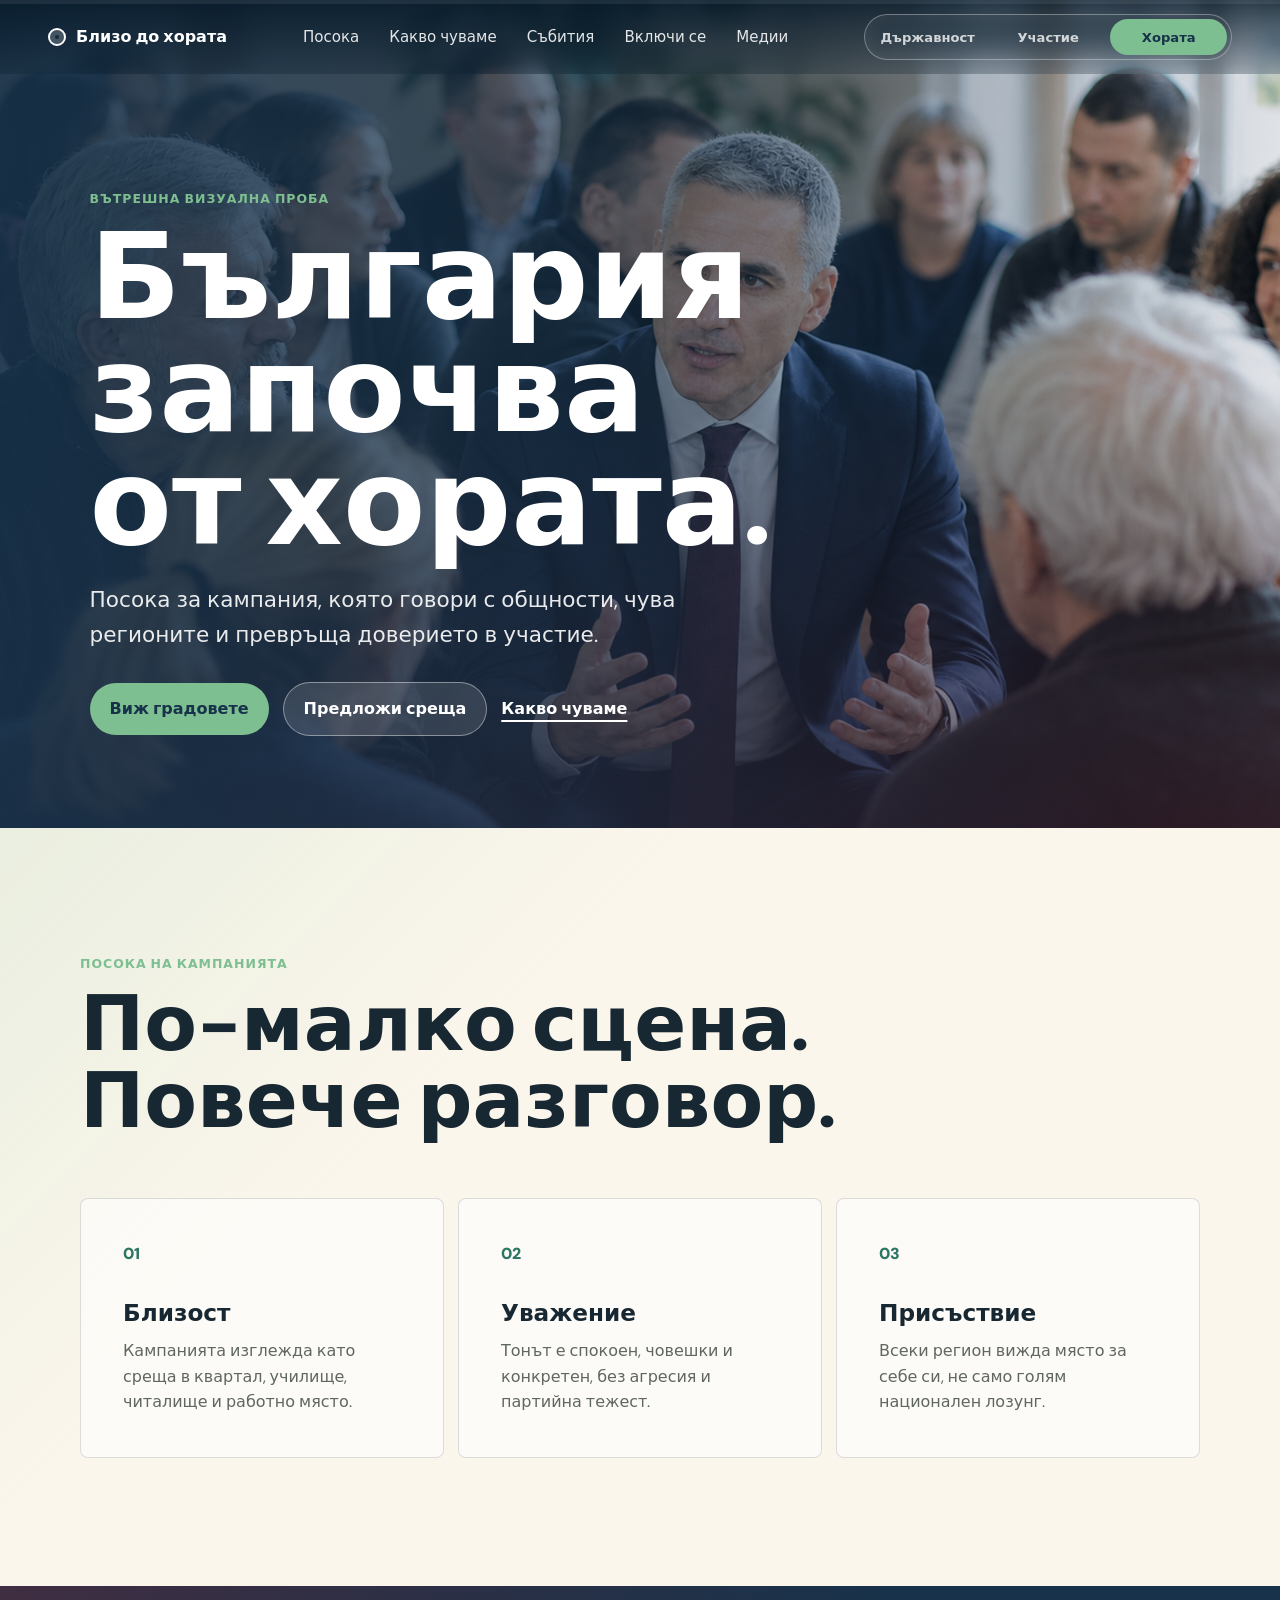
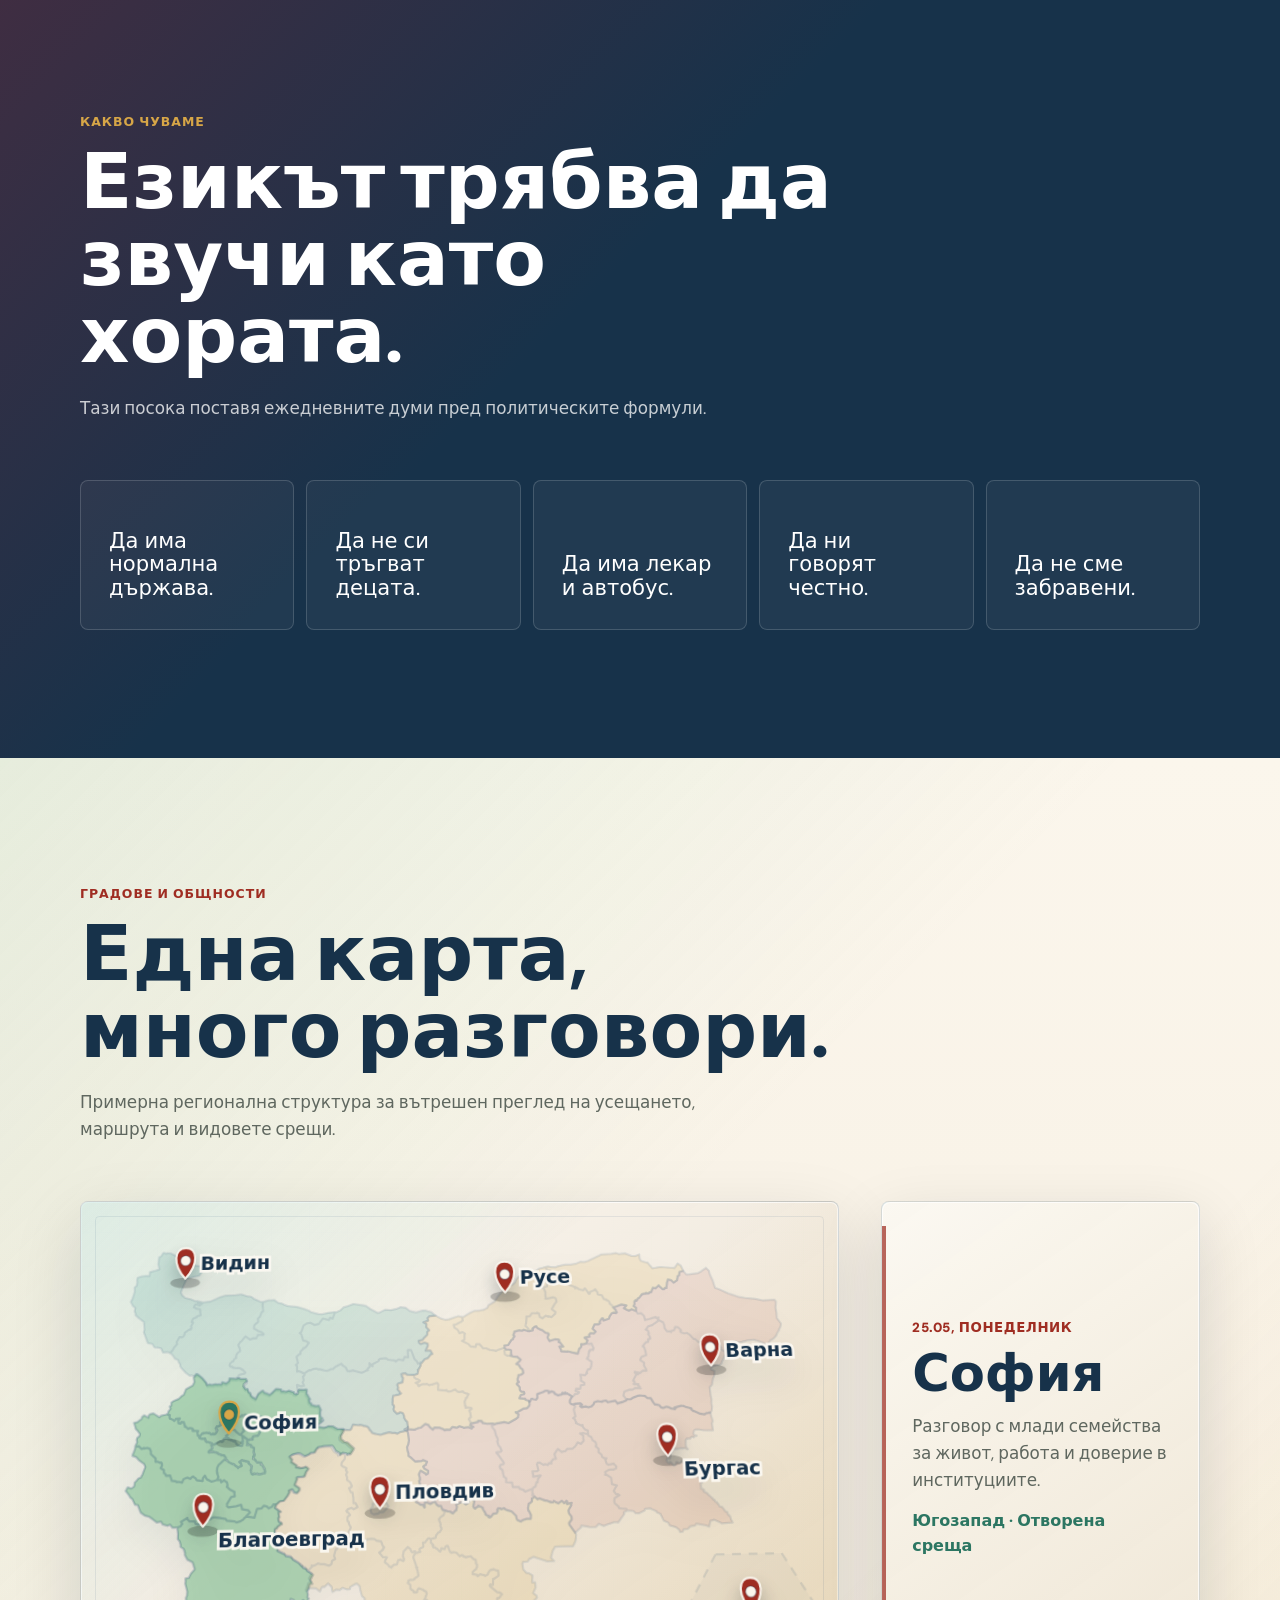
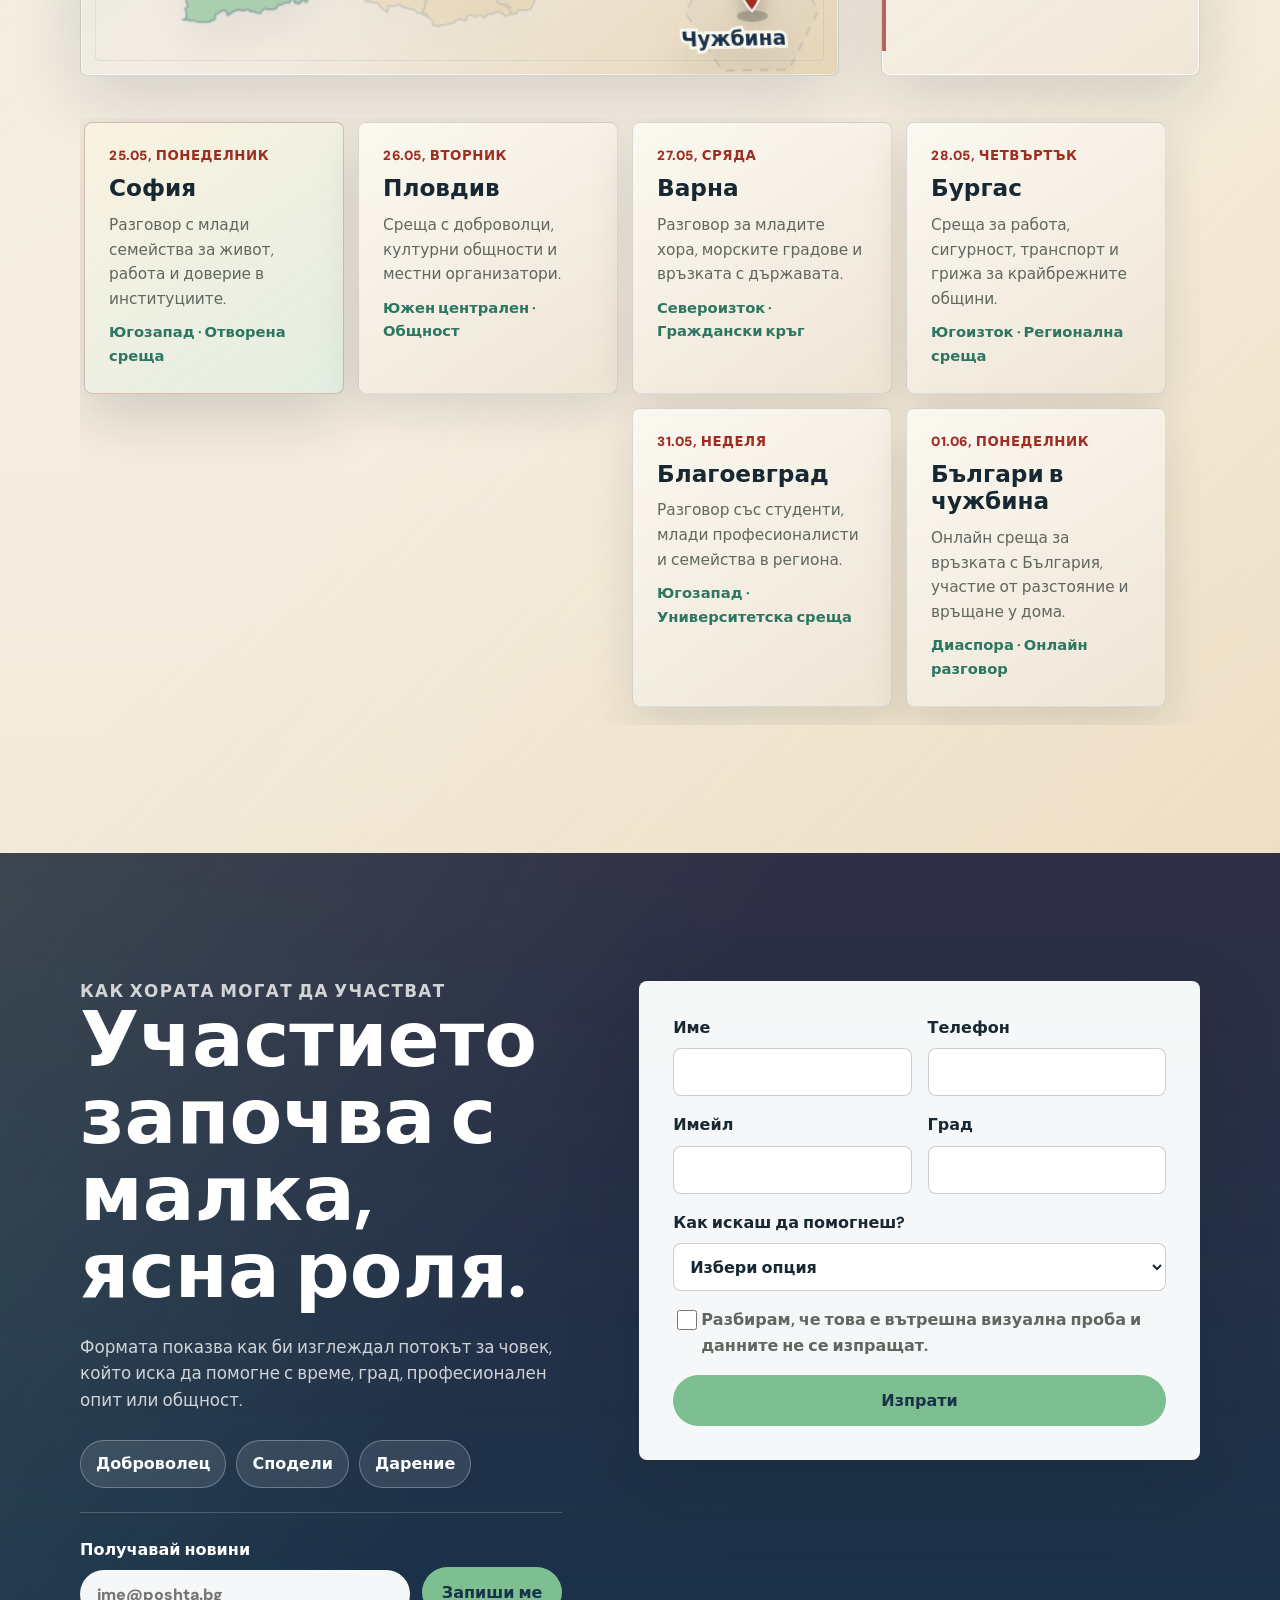
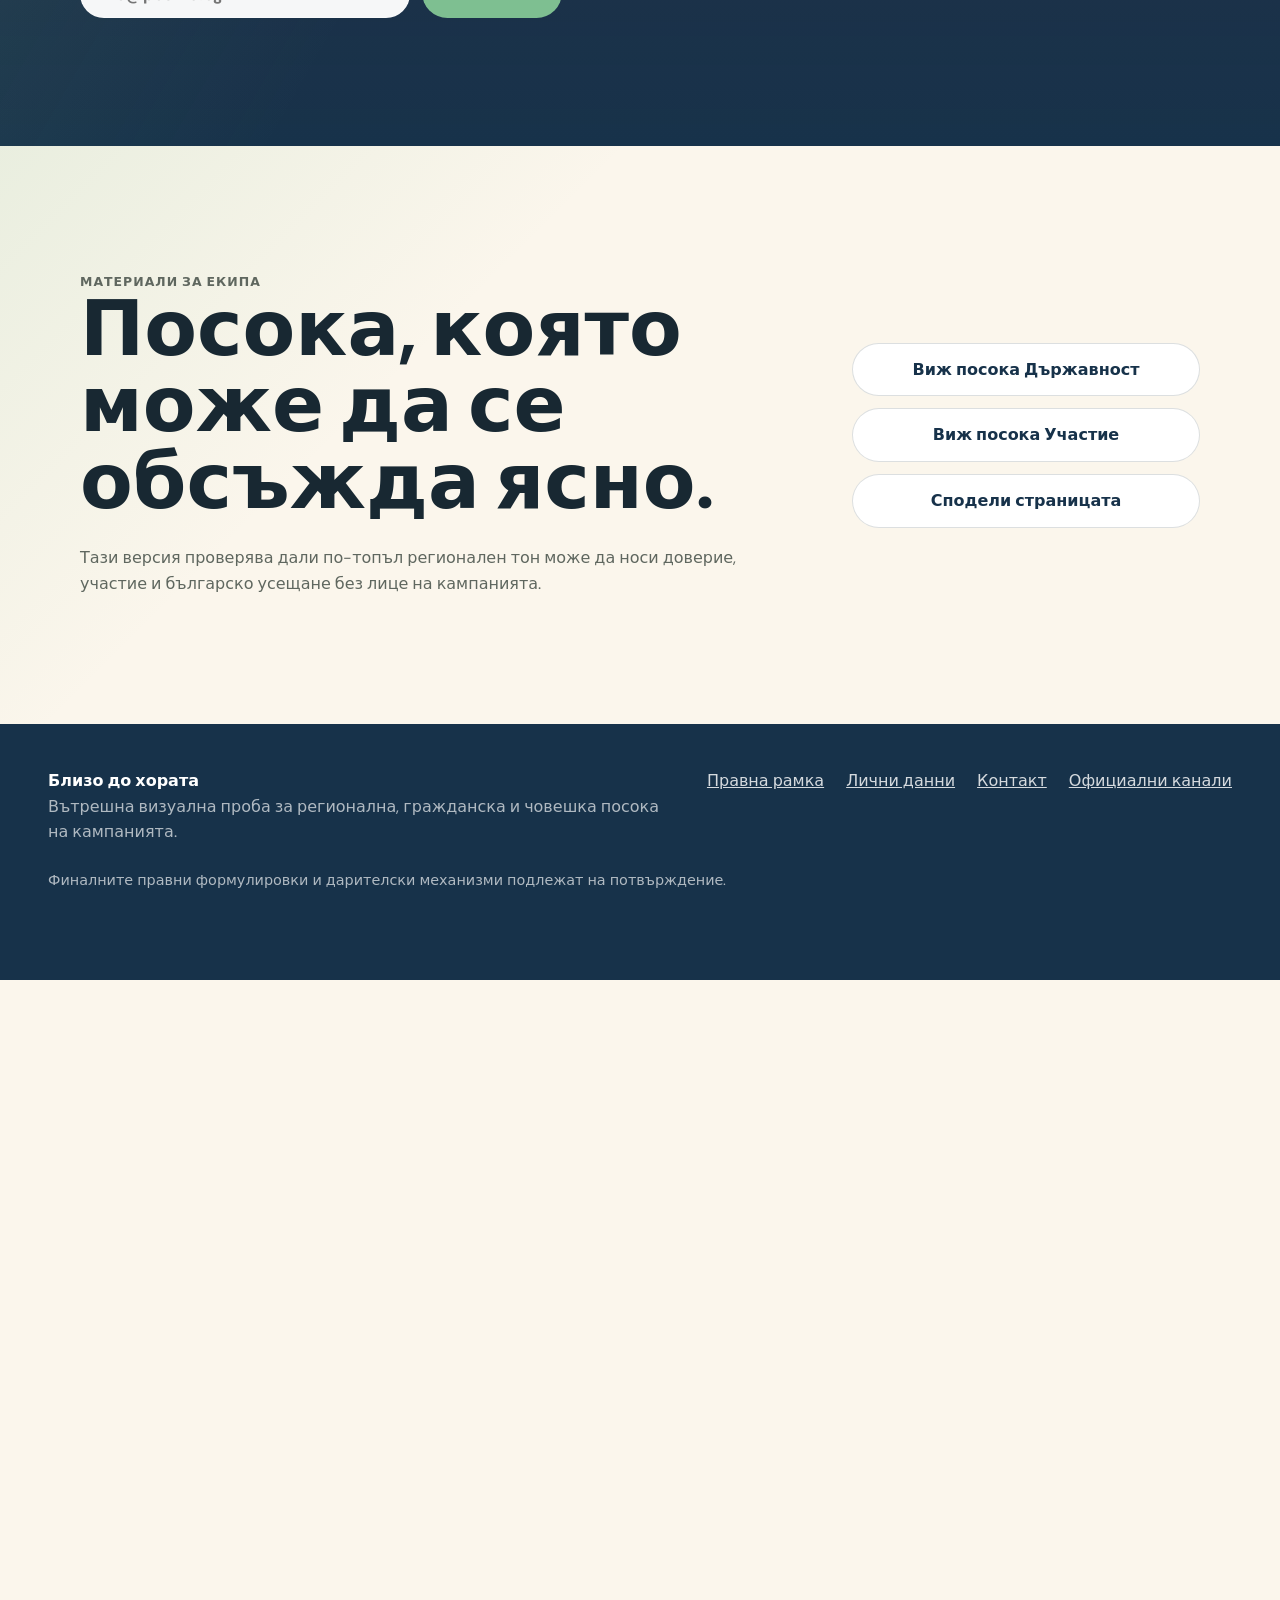
<file: people.html>
<!doctype html>
<html lang="bg">
  <head>
    <meta charset="utf-8">
    <meta name="viewport" content="width=device-width, initial-scale=1">
    <title>Близо до хората | Визуална посока</title>
    <meta
      name="description"
      content="Вътрешна визуална посока за президентска кампания: регионално присъствие, човешки разговор и участие."
    >
    <meta name="robots" content="noindex, nofollow">
    <link rel="canonical" href="https://example.com/people">
    <meta property="og:title" content="Близо до хората">
    <meta
      property="og:description"
      content="Визуална посока за кампания, която започва от градовете, общностите и разговорите."
    >
    <meta property="og:type" content="website">
    <meta property="og:url" content="https://example.com/people">
    <meta property="og:image" content="assets/og-preview.svg">
    <meta name="twitter:card" content="summary_large_image">
    <meta name="theme-color" content="#17324a">
    <link rel="icon" href="assets/favicon.svg" type="image/svg+xml">
    <script>document.documentElement.classList.add("js");</script>
    <link rel="stylesheet" href="styles.css">
  </head>
  <body class="theme-people">
    <a class="skip-link" href="#main">Към съдържанието</a>
    <div class="scroll-progress" aria-hidden="true">
      <span data-scroll-progress></span>
    </div>

    <header class="site-header" aria-label="Основна навигация">
      <a class="brand" href="#top" aria-label="Начало">
        <span class="brand-mark" aria-hidden="true"></span>
        <span>Близо до хората</span>
      </a>
      <nav class="top-nav" aria-label="Раздели">
        <a href="#direction">Посока</a>
        <a href="#voices">Какво чуваме</a>
        <a href="#regions">Събития</a>
        <a href="#join">Включи се</a>
        <a href="#media">Медии</a>
      </nav>
      <nav class="version-switcher" aria-label="Визуални версии">
        <a href="index.html">Държавност</a>
        <a href="movement.html">Участие</a>
        <a href="people.html" aria-current="page">Хората</a>
      </nav>
    </header>

    <main id="main">
      <section id="top" class="hero hero-people" aria-labelledby="hero-title">
        <picture class="hero-media">
          <img src="assets/people-gyurov-listening-ai.png" alt="Андрей Гюров разговаря с хора по време на гражданска среща">
        </picture>
        <div class="hero-overlay"></div>
        <div class="hero-copy reveal">
          <p class="eyebrow">Вътрешна визуална проба</p>
          <h1 id="hero-title">България започва от хората.</h1>
          <p class="hero-text">
            Посока за кампания, която говори с общности, чува регионите и
            превръща доверието в участие.
          </p>
          <div class="action-row" aria-label="Основни действия">
            <a class="button button-primary" href="#regions">Виж градовете</a>
            <a class="button button-secondary" href="#join">Предложи среща</a>
            <a class="text-link" href="#voices">Какво чуваме</a>
          </div>
        </div>
      </section>

      <section id="direction" class="section section-light" aria-labelledby="direction-title">
        <div class="section-inner">
          <div class="section-heading reveal">
            <p class="eyebrow">Посока на кампанията</p>
            <h2 id="direction-title">По-малко сцена. Повече разговор.</h2>
          </div>
          <div class="principles" role="list">
            <article class="principle reveal" role="listitem">
              <span class="principle-icon" aria-hidden="true">01</span>
              <h3>Близост</h3>
              <p>Кампанията изглежда като среща в квартал, училище, читалище и работно място.</p>
            </article>
            <article class="principle reveal" role="listitem">
              <span class="principle-icon" aria-hidden="true">02</span>
              <h3>Уважение</h3>
              <p>Тонът е спокоен, човешки и конкретен, без агресия и партийна тежест.</p>
            </article>
            <article class="principle reveal" role="listitem">
              <span class="principle-icon" aria-hidden="true">03</span>
              <h3>Присъствие</h3>
              <p>Всеки регион вижда място за себе си, не само голям национален лозунг.</p>
            </article>
          </div>
        </div>
      </section>

      <section id="voices" class="section section-dark listening" aria-labelledby="voices-title">
        <div class="section-inner">
          <div class="section-heading reveal">
            <p class="eyebrow">Какво чуваме</p>
            <h2 id="voices-title">Езикът трябва да звучи като хората.</h2>
            <p class="section-kicker">
              Тази посока поставя ежедневните думи пред политическите формули.
            </p>
          </div>
          <div class="quote-grid quote-grid-people">
            <blockquote class="reveal">Да има нормална държава.</blockquote>
            <blockquote class="reveal">Да не си тръгват децата.</blockquote>
            <blockquote class="reveal">Да има лекар и автобус.</blockquote>
            <blockquote class="reveal">Да ни говорят честно.</blockquote>
            <blockquote class="reveal">Да не сме забравени.</blockquote>
          </div>
        </div>
      </section>

      <section id="regions" class="section regional-map-section" aria-labelledby="regions-title">
        <div class="section-inner">
          <div class="section-heading reveal">
            <p class="eyebrow">Градове и общности</p>
            <h2 id="regions-title">Една карта, много разговори.</h2>
            <p class="section-kicker">
              Примерна регионална структура за вътрешен преглед на усещането,
              маршрута и видовете срещи.
            </p>
          </div>

          <div class="regional-map-scroll" data-region-map>
            <div class="regional-map-grid">
              <div class="region-map reveal" aria-label="Карта на България с примерни градове">
              <svg viewBox="0 0 720 430" role="img" aria-labelledby="map-title map-desc">
                <title id="map-title">Карта на България по региони</title>
                <desc id="map-desc">Картата използва регионални полигони от GeoJSON данни и показва примерни градове и срещи.</desc>
                <g class="map-regions" aria-hidden="true">
                  <path class="map-region" data-region="northwest" d="M117.4 90.2L118.1 91.9L122.1 92.6L119.4 94.5L116.3 93.4L115 94.2L115.1 94.2L114.3 96.1L117.5 97.6L120 97.9L120.1 97.9L120.8 103.8L120.7 103.8L117.7 104.5L117.1 105.5L113.8 106.8L113.7 106.8L112.5 109.9L113.8 110.3L113.8 110.5L112.1 113.8L112.3 114.4L112.3 114.7L112.6 115.4L111.8 115.8L112 116.7L112 116.8L111.1 116.8L109.7 117.3L106.3 119.9L106.1 121.3L106.1 121.4L105.5 122.6L104.3 123.9L101.5 123.7L98.9 128.4L99.4 130.2L96.8 133.2L96.7 133.3L95 136.3L93.1 138.6L93 138.6L90.7 137.5L86.4 137.8L84.6 134.1L82.5 133.3L78.3 132.9L76.3 129.7L72.1 128.9L71.3 127.2L68.3 119.6L67.9 118.6L68.6 115.9L68.5 115.9L67.8 109.1L63 105.5L59.7 102.5L59.6 100.7L59.6 100.6L58.7 99.2L59.3 95.7L57 93.9L54.9 90L56.2 87.4L58.2 80.6L58 76.4L60 74.8L59.9 74.8L60.4 71.2L60.1 69.8L60.5 67.3L64.5 66L67.5 65.7L67.6 65.7L71.8 65.7L72.1 62.1L77.2 60.8L81 59.6L79.8 54.8L80.4 48L82.2 47.5L84 44.3L84.2 44.1L85.4 44L86.7 44.9L87.8 44.3L91.6 44.7L94.6 46.3L99 50L101.9 50.9L105.4 52.6L110.2 56.2L118 57.1L121 58.4L122.1 61.2L121.3 62.7L118.7 66.3L112.6 67.4L110.5 68L106.9 69.2L104.2 75.6L101.9 81.1L102 82.7L103.4 85.1L103.5 85.1L106 87.2L111.7 88.6L115.1 90.2L117.4 90.2ZM158 164.6L157.9 164.6L155.4 165.2L155.3 165.3L149.1 164.8L148.8 167.3L146.1 169.2L146 169.2L142.5 168.2L141.8 170.2L140.7 170.1L140.7 170L139.5 170L137.6 170.1L137.3 169.9L136.2 169.9L133.3 170.4L131.7 170.2L131.5 170.1L131.6 170.1L131.5 170L128.3 170.5L128.3 169L124.6 164.5L124.4 164.1L124.3 164.1L121.6 161.8L119.2 160.3L118.3 160.9L113.2 159.3L111.9 159.8L107.6 156.5L103 151.4L102.6 148.9L101.3 147.1L100.9 145.4L100.8 145.1L100.7 145.1L97.8 143.8L95.1 140L93.1 138.6L93 138.7L93 138.6L93.1 138.6L95 136.3L96.7 133.3L96.8 133.2L99.4 130.2L98.9 128.4L101.5 123.7L104.3 123.9L105.5 122.6L106.1 121.4L106.1 121.3L106.3 119.9L109.7 117.3L111.1 116.8L112 116.8L112 116.7L111.8 115.8L112.6 115.4L112.3 114.7L112.3 114.4L112.1 113.8L113.8 110.5L113.8 110.3L112.5 109.9L113.7 106.8L113.8 106.8L117.1 105.5L117.7 104.5L120.7 103.8L120.8 103.8L120.1 97.9L120 97.9L117.5 97.6L114.3 96.1L115.1 94.2L115 94.2L116.3 93.4L119.4 94.5L122.1 92.6L118.1 91.9L117.4 90.2L122.8 91.6L123.2 91.6L130.5 90.7L138.5 87.1L143.4 85.6L146.3 85.5L152.1 85.4L157.2 84.9L159.1 84.8L164.9 86.7L168.1 87L170.7 89L176.6 91.8L179.2 92.1L178.8 95.1L179 96.8L179.1 96.8L179.5 100.9L178 101.8L176.6 105.6L176.4 106.1L174.7 107.7L174.9 110.7L173 112.3L172.9 112.3L171.3 114L171.1 116.7L171.2 117.1L173.7 118.4L173.8 118.4L174.7 119.2L177.6 120.1L180.2 122L179.9 123L174.8 123L174.7 123L174.6 123.3L173.2 126.2L170.8 125.9L169.6 126.4L167.7 127.2L167.6 127.2L164.8 125.3L164.7 125.2L164.5 124.9L163.2 124.2L163.1 124.2L161.9 125.6L159.4 128.7L158.7 128.8L158.6 128.8L157.1 131.3L156.5 132L157.3 134.2L157.8 134.5L158.4 138L156.7 138.9L156.6 138.9L155.4 140.2L154.7 142.1L154.8 142.6L154.7 142.6L154.5 142.9L154.5 143.4L154.8 143.9L154.8 144L153 145L152 147.1L150.8 147.4L150.7 147.6L150.1 148.4L149.3 148.9L149 149.3L148.8 150.7L148.9 150.7L148.9 151.5L149.1 151.5L149.1 151.6L149.2 151.7L149.8 152L149.9 152L151 151.9L151.5 152.7L154.5 153.4L156.7 153.4L157.6 153.5L158 153.4L159.5 154.2L161.7 155.6L161.6 155.6L163.5 157.7L163 158.3L162.7 158.5L162.6 158.7L161.6 158.8L157.8 159.8L156.6 161.4L156.6 161.6L156.1 161.8L157.7 163.9L157.7 164.1L158 164.6ZM179.2 92.1L183.6 90.8L189.7 90.4L193.5 93.2L196.7 93.9L198.5 94.7L199.5 95.3L202.2 96.2L203.2 96.5L211.3 97.3L217.8 99.3L222.4 101.1L224.3 102.4L231.5 104.4L234.8 104.6L240.3 103.4L247 102.7L244.8 108.9L242.3 108L241.3 110.2L237.2 109L235.5 108.6L231.7 113.7L227.7 114.6L226.8 114L223.8 112.4L220.6 113L217.6 114.8L215.5 120.7L214.1 121.9L215.5 123.1L217.1 128.7L220.4 129.7L222.5 131.2L220 134.7L217.7 136.3L217.3 136L217 137.1L214.7 139L214.8 141.2L214.3 141.5L214 141.5L213.7 141.6L213.6 141.6L211.1 143.9L212.5 149.7L212.4 149.7L210.5 151.5L210.6 151.5L210.6 151.6L211.6 152.5L211.7 157.6L212.3 157.1L213.9 157.5L217.5 159.1L218.5 159.4L218.6 160.8L217.3 162.4L217.2 162.4L217.9 165.3L217.8 165.3L217.9 165.5L217.9 165.8L216.9 167.3L216.9 167.4L217.8 169.7L217.9 169.9L218.2 170.7L218.1 170.7L215.3 171.2L212.5 170L212.4 170L212 169.8L211.8 169.8L211.6 170.2L212.5 175.9L212.5 176L212.1 176.5L211.7 177.2L211.8 177.2L211.7 177.3L211.7 177.4L211.7 179.5L210.5 179.9L210.1 180.2L208.1 179.3L208 178.4L203.4 176.8L200.8 177.6L200.7 177.6L199.6 177.4L198.9 177.3L198.9 177.2L198.5 177L196.8 177.3L196.8 177.2L196.1 175.4L194.7 175.3L191.6 175L189.3 177.4L189.2 177.4L188.9 177.6L187.7 178.9L187.6 178.9L186 180L185.8 180.2L184.3 179.3L184.2 179.3L180.9 178L179.8 176.4L178.9 176.5L178.6 176.8L175.6 179.1L175.5 179.1L173.5 183.3L173.1 183.8L171.7 182.6L171.3 182.6L170.5 182.2L170.6 182.2L170.4 182.1L170.3 181.9L168.6 180.5L168.7 180.4L168.7 179.6L168 178.1L166.7 177.6L165.7 174.6L165.6 174.6L164.1 174.9L163.9 174.7L162.2 172.4L161.8 172L162.1 171.3L162.3 170.2L162.2 170.2L164.5 168.1L165.2 167.6L164.1 165.4L163 165.5L159.2 165.5L158.1 164.6L158 164.6L157.7 164.1L157.7 163.9L156.1 161.8L156.6 161.6L156.6 161.4L157.8 159.8L161.6 158.8L162.6 158.7L162.7 158.5L163 158.3L163.5 157.7L161.6 155.6L161.7 155.6L159.5 154.2L158 153.4L157.6 153.5L156.7 153.4L154.5 153.4L151.5 152.7L151 151.9L149.9 152L149.8 152L149.2 151.7L149.1 151.6L149.1 151.5L148.9 151.5L148.9 150.7L148.8 150.7L149 149.3L149.3 148.9L150.1 148.4L150.7 147.6L150.8 147.4L152 147.1L153 145L154.8 144L154.8 143.9L154.5 143.4L154.5 142.9L154.7 142.6L154.8 142.6L154.7 142.1L155.4 140.2L156.6 138.9L156.7 138.9L158.4 138L157.8 134.5L157.3 134.2L156.5 132L157.1 131.3L158.6 128.8L158.7 128.8L159.4 128.7L161.9 125.6L163.1 124.2L163.2 124.2L164.5 124.9L164.7 125.2L164.8 125.3L167.6 127.2L167.7 127.2L169.6 126.4L170.8 125.9L173.2 126.2L174.6 123.3L174.7 123L174.8 123L179.9 123L180.2 122L177.6 120.1L174.7 119.2L173.8 118.4L173.7 118.4L171.2 117.1L171.1 116.7L171.3 114L172.9 112.3L173 112.3L174.9 110.7L174.7 107.7L176.4 106.1L176.6 105.6L178 101.8L179.5 100.9L179.1 96.8L179 96.8L178.8 95.1L179.2 92.1ZM218.5 159.4L217.5 159.1L213.9 157.5L212.3 157.1L211.7 157.6L211.6 152.5L210.6 151.6L210.6 151.5L210.5 151.5L212.4 149.7L212.5 149.7L211.1 143.9L213.6 141.6L213.7 141.6L214 141.5L214.3 141.5L214.8 141.2L214.7 139L217 137.1L217.3 136L217.7 136.3L220 134.7L222.5 131.2L220.4 129.7L217.1 128.7L215.5 123.1L214.1 121.9L215.5 120.7L217.6 114.8L220.6 113L223.8 112.4L226.8 114L227.7 114.6L231.7 113.7L235.5 108.6L237.2 109L241.3 110.2L242.3 108L244.8 108.9L247 102.7L248.3 103L251.8 101.4L254.8 98.5L258.2 97.6L264.2 95.4L273.7 96.9L276.2 97.6L280.8 100.9L286.6 104.1L287.7 104.2L288.3 104.2L293.9 101.4L299.5 101.8L304.7 100.8L308.3 99.2L313.3 99.8L317.2 102.9L323.1 104.4L329.2 102.7L331.5 102.7L337.4 104.4L341.3 107.7L335.6 108.2L333.8 109.9L334.4 112.3L334.3 112.3L329.9 113.9L332.7 115.4L332.5 118.4L335.2 121.2L333.4 122.8L333.4 125.4L329.9 128.8L328.9 130.2L325.2 131.1L325.6 132.7L327.1 134L330.2 132.9L330.9 132.8L333.6 133.8L333.7 135.7L332.7 138.1L332.1 139.1L331.6 140.3L336.2 140.3L337.8 143.4L336.2 143.9L335.7 144.7L333.3 147.3L330.7 148.1L328 151.2L327 152.4L326.6 152.4L326.6 152.3L326.5 151.2L324.2 152.2L323.4 150.2L321.4 148.2L321.3 148.2L318.1 139.6L315.7 139.4L314.9 139.6L315.2 146.2L311.9 145.7L310.7 148.9L306.2 147.9L303.6 149.9L303.1 148.9L296.6 148.1L295 146.9L294.6 146.6L294.5 146.6L289 147.1L287.8 148L287.7 149.1L282.1 152L282.1 154L282 154L279.1 151L279.4 154.2L277.8 155.7L276.9 157L276.9 157.1L277.7 157.5L276.6 157.5L275.1 158.2L273.6 159.1L273.5 159.1L271.8 159.7L267.9 158.7L267.6 158.6L263.9 157.5L263.9 157.3L260.3 158.2L259.6 157.9L258.7 157.8L258.6 157.8L257.1 154.6L253.9 152.5L254 152.4L253.6 151.6L253.4 151.5L253.1 151.1L253 151.1L247.3 153.7L245.2 155.7L243.3 155.8L240.9 156.9L240.2 157.3L237.9 157L236.7 156.8L232.7 155.7L231.5 156L229.9 155L226.8 155.4L224.3 156.7L222.9 156.4L218.5 159.4ZM326.6 152.4L326.8 153.9L325.8 155.8L325.8 156L325.6 156.2L325.3 156.3L325.3 156.5L324.6 157.7L324.5 157.8L324.1 157.9L324.5 158.4L324.6 158.4L324.5 158.5L324.5 158.4L324.4 158.4L324.2 160.1L323.9 161.1L323.8 161.4L323.5 161.7L323.4 161.7L320.5 162.6L320.4 162.6L314.2 162.3L312.4 160.9L312.5 160.8L312 161.1L310.4 160.9L310.3 161.1L308.8 161.5L308.8 161.6L308.8 161.7L308.8 161.8L308.7 161.8L308.8 162.1L309 162.2L309.4 162.2L309.4 162.3L309.3 163.6L309.2 163.6L310.3 165.2L309.7 169L309.7 169.1L307 169.9L307 170L306.8 170L306.6 170.1L306.7 170L305.9 170L304.9 171.2L305.7 174.3L305.7 174.4L305.6 174.4L305.4 174.9L305.3 174.9L305 175.4L306.8 177.5L306.7 177.5L307.5 178.9L307.5 179L307.6 179L308.3 179.2L307.6 179.8L306.2 180.3L306.3 180.3L305.2 180.7L304.2 180.7L302.9 181L301 181.3L301 181.8L300.4 184.4L300.5 185.1L300.5 185.3L300.6 186.3L300.3 187.2L300.5 188.7L300.4 189.4L301.6 190.3L301.6 190.4L301.8 191.8L301.2 193.2L301.3 193.3L301.2 193.3L301.2 193.7L301.6 195L303.9 197.3L304.1 197.7L306.3 197.2L306.3 197.1L306.9 196.7L307.2 196.5L309.6 197.2L309.8 197.2L310.9 200L310.9 201.5L312.2 203.8L312.7 204.3L313.7 205.2L314.4 210L314.2 210.2L313.8 210.8L313.6 210.8L312.9 211L312.9 211.6L313.3 211.4L313.4 211.4L314.3 211.5L314.4 211.5L314.4 212.1L314.3 212.2L314.4 212.2L314.3 212.3L313.6 212.3L313.7 212.2L312.9 212.1L312.4 211.7L311.7 212.1L311.2 212.2L311.2 212.1L311.1 212.1L311.2 212.2L311.5 212.3L311.5 212.4L313.6 213.3L307 214.5L304.7 215.9L302.4 215.2L300 215.2L297 214.5L291.5 215.9L291.5 216L289.1 216.7L289 216.7L285.6 216L282.3 215.2L281.1 214.6L279.8 212.6L279 212.1L277.9 209.8L276 208.7L274.5 208.4L273.8 208.4L272 207.6L269.9 207.3L268.7 207.6L264.3 207.1L263.6 206.9L263.6 207L261.9 211L260.6 211.9L256.6 211.5L253 211.9L247.9 211.9L243.2 209.3L239.2 209.1L237.7 210L235.1 210.4L232.9 210.1L232.9 210L227.8 209.1L227.8 208.1L230 207.6L234.9 203.9L232.7 204.6L231.6 204L231.7 204L234.1 202.3L232.4 200.9L232.4 200.8L232.3 200.8L232 198.7L232 198.2L232 196.1L232.6 194.7L232.2 194.6L232.1 193.7L232.2 193.7L230.5 190.6L228.3 191.1L224 189.8L224.1 189.8L223.7 188.7L223.7 188.6L222.4 187.9L221.7 185.3L222.8 185L222 183.8L220 180.3L219.9 180.3L219.4 179.7L219.4 179.6L219.7 177.4L219.7 177.3L219.6 176.2L218.8 176L218.7 176L216.6 176.2L216.5 176.2L212.6 176L212.5 176L212.5 175.9L211.6 170.2L211.8 169.8L212 169.8L212.4 170L212.5 170L215.3 171.2L218.1 170.7L218.2 170.7L217.9 169.9L217.8 169.7L216.9 167.4L216.9 167.3L217.9 165.8L217.9 165.5L217.8 165.3L217.9 165.3L217.2 162.4L217.3 162.4L218.6 160.8L218.5 159.4L222.9 156.4L224.3 156.7L226.8 155.4L229.9 155L231.5 156L232.7 155.7L236.7 156.8L237.9 157L240.2 157.3L240.9 156.9L243.3 155.8L245.2 155.7L247.3 153.7L253 151.1L253.1 151.1L253.4 151.5L253.6 151.6L254 152.4L253.9 152.5L257.1 154.6L258.6 157.8L258.7 157.8L259.6 157.9L260.3 158.2L263.9 157.3L263.9 157.5L267.6 158.6L267.9 158.7L271.8 159.7L273.5 159.1L273.6 159.1L275.1 158.2L276.6 157.5L277.7 157.5L276.9 157.1L276.9 157L277.8 155.7L279.4 154.2L279.1 151L282 154L282.1 154L282.1 152L287.7 149.1L287.8 148L289 147.1L294.5 146.6L294.6 146.6L295 146.9L296.6 148.1L303.1 148.9L303.6 149.9L306.2 147.9L310.7 148.9L311.9 145.7L315.2 146.2L314.9 139.6L315.7 139.4L318.1 139.6L321.3 148.2L321.4 148.2L323.4 150.2L324.2 152.2L326.5 151.2L326.6 152.3L326.6 152.4Z"></path>
                  <path class="map-region" data-region="north-central" d="M427 188.7L426.9 188.7L427.3 191.4L427.2 191.6L426.7 192.8L426.2 193.1L425.7 193.9L425.7 194L425 194.6L424.7 194.8L424.6 194.8L424.3 194.7L423.8 194.9L423.6 195L422.3 195L421.9 194.9L417.7 197.1L417.6 197.1L415.4 198.4L414.2 198.2L414.3 198.5L414.5 198.6L416.8 200.2L416.2 202.7L416.3 202.7L414.5 204.2L407.7 207.9L407.4 208L403.4 207L396.7 208.1L396.6 208L394.8 208.8L392.4 208.1L387.7 208.3L383.5 207.5L382.6 205.7L379.4 205.4L378.8 206.6L373 207.7L370.7 203.8L371.3 203L372.8 201.8L372.7 201.7L372.6 201.1L372.2 198.1L371.3 196.1L371.8 195.5L373.5 194.6L373.6 194.6L373.2 193.7L373.1 193.5L372.8 193.5L371.5 193.3L369.5 193.2L369.4 193.2L367.9 193.4L368 192.7L367.9 192.4L368 191.6L367.4 191.6L367.4 189.4L367.1 189L367.2 188.1L367.2 187.9L367.1 187.9L368.2 185.5L368.4 184.5L369.4 184.1L369.5 183.7L369.4 183.5L371 181L370.2 180.7L366.8 179.7L366.8 179.6L366.9 179.6L366.4 179.1L366.4 179L365.4 178.3L365.4 178.4L362.8 178.9L362.2 178.9L361.3 178.7L361 178.7L359 177L358.9 176.7L359 176.7L359 176.6L357.6 176.9L356.9 177L356.1 177.5L356 177.6L353.7 178.3L353.6 178.3L353.4 178.4L353.4 178.3L352.6 178.3L352.6 178.2L351.7 178.1L351.6 178.1L350.8 177.6L350.5 176.8L350.1 177L349 177.2L346.9 177L342.7 176.6L342.6 176.6L342.6 176.2L342.7 175.3L343 171.5L342.9 171.5L342.9 171.4L342.2 170.8L342.3 170.5L342 170.2L341.4 170.2L340.9 170.5L340.3 170.5L337.9 171.5L337.9 171.4L336 171.7L335.9 171.7L334.7 172.1L332.1 170.9L332.1 171.1L329.1 171.2L328 171.2L326.4 172L326.3 172L325.8 172.1L325.7 172.4L325.2 172.9L325.1 172.9L324.2 172.2L324.2 171.1L322 169.8L323.6 169.3L324.8 168.9L324.9 168.9L326 167.8L323.7 166.4L322.8 166.3L322.7 166.3L320.7 164.7L320.4 162.6L320.5 162.6L323.4 161.7L323.5 161.7L323.8 161.4L323.9 161.1L324.2 160.1L324.4 158.4L324.5 158.4L324.5 158.5L324.6 158.4L324.5 158.4L324.1 157.9L324.5 157.8L324.6 157.7L325.3 156.5L325.3 156.3L325.6 156.2L325.8 156L325.8 155.8L326.8 153.9L326.6 152.4L327 152.4L328 151.2L330.7 148.1L333.3 147.3L335.7 144.7L336.2 143.9L337.8 143.4L336.2 140.3L331.6 140.3L332.1 139.1L332.7 138.1L333.7 135.7L333.6 133.8L330.9 132.8L330.2 132.9L327.1 134L325.6 132.7L325.2 131.1L328.9 130.2L329.9 128.8L333.4 125.4L333.4 122.8L335.2 121.2L332.5 118.4L332.7 115.4L329.9 113.9L334.3 112.3L334.4 112.3L333.8 109.9L335.6 108.2L341.3 107.7L341.6 107.8L346.2 110.5L350.4 111.8L353.9 111.4L362.6 108.6L366.1 109.3L366.9 112.8L364.5 114.3L360.4 116.3L358.2 116.6L358.9 119.2L358.9 119.3L362 121.4L363.6 124.6L366.4 123.6L368.7 125L368.2 125.4L368.1 130.5L365.8 131.8L371.8 134.8L373.6 137L378.4 137.6L379 135L381.9 135L385.4 139L386.2 139L388.3 139L389.1 139.4L391.5 140.6L395.6 141.1L397.1 141.8L399.5 140.5L400.5 140.3L405.1 138.7L405.1 138.9L405.5 138.7L405.6 139L406.7 140.5L405.1 141.5L405.6 145L407.8 146.2L411.1 146.4L413.1 147L417.2 147.6L417.2 147.7L420.1 150.1L418.6 152L418.5 152L418.3 152.2L417.9 152.2L415.9 154L418.2 155L418.2 154.9L418.6 155.4L419 155.8L418.9 156.2L418.8 156.2L420.1 157.9L420.2 157.9L420.1 158L420.1 158.2L421.3 158.8L422 160.3L421.9 160.6L422 160.8L421.9 160.8L422.1 161.8L422.3 162.4L421.8 162.8L420.2 163.8L420.1 163.8L419.3 164.1L417.7 164.3L417.5 165.6L417.6 165.8L417.6 165.9L417.5 165.9L416.9 167.5L416.7 167.6L416.8 169.8L417.8 170.4L417.8 170.8L416.8 171.2L415.8 172.4L416.2 172.9L416.2 173L416.3 173.1L417.7 174.5L418.1 174.9L418.2 175.1L418.6 175.5L418.6 175.7L418.5 175.9L418.7 178.1L419.9 179.6L422.2 179.7L422.3 179.7L422.8 181.1L422.2 181.9L419.4 182.6L418 185.6L422.8 186.1L422.9 186.1L423.1 186L423.5 186.3L423.8 187.1L423.8 187.2L425.4 187.6L426.5 187.8L426.5 187.9L427 188.7ZM356.2 177.5L356.3 177.5L356.3 177.6L356.2 177.6L356.2 177.5ZM320.4 162.6L320.7 164.7L322.7 166.3L322.8 166.3L323.7 166.4L326 167.8L324.9 168.9L324.8 168.9L323.6 169.3L322 169.8L324.2 171.1L324.2 172.2L325.1 172.9L325.2 172.9L325.7 172.4L325.8 172.1L326.3 172L326.4 172L328 171.2L329.1 171.2L332.1 171.1L332.1 170.9L334.7 172.1L335.9 171.7L336 171.7L337.9 171.4L337.9 171.5L340.3 170.5L340.9 170.5L341.4 170.2L342 170.2L342.3 170.5L342.2 170.8L342.9 171.4L342.9 171.5L343 171.5L342.7 175.3L342.6 176.2L342.6 176.6L342.7 176.6L346.9 177L349 177.2L350.1 177L350.5 176.8L350.8 177.6L351.6 178.1L351.7 178.1L352.6 178.2L352.6 178.3L353.4 178.3L353.4 178.4L353.6 178.3L353.7 178.3L356 177.6L356.1 177.5L356.9 177L357.6 176.9L359 176.6L359 176.7L358.9 176.7L359 177L361 178.7L361.3 178.7L362.2 178.9L362.8 178.9L365.4 178.4L365.4 178.3L366.4 179L366.4 179.1L366.9 179.6L366.8 179.6L366.8 179.7L370.2 180.7L371 181L369.4 183.5L369.5 183.7L369.4 184.1L368.4 184.5L368.2 185.5L367.1 187.9L367.2 187.9L367.2 188.1L367.1 189L367.4 189.4L367.4 191.6L368 191.6L367.9 192.4L368 192.7L367.9 193.4L369.4 193.2L369.5 193.2L371.5 193.3L372.8 193.5L373.1 193.5L373.2 193.7L373.6 194.6L373.5 194.6L371.8 195.5L371.3 196.1L372.2 198.1L372.6 201.1L372.7 201.7L372.8 201.8L371.3 203L370.7 203.8L373 207.7L372.5 207.9L372.4 207.9L372.4 208L372.3 208.1L372.2 208.1L372.2 208.6L371.9 209.3L371.9 209.4L374.8 211L373.3 211.1L372.7 212.2L372.9 212.1L373.4 212.2L372.7 212.2L370 211L366.1 211.6L365.4 211.3L362 210.1L360.5 210.8L360.4 210.9L359.3 211.4L355.4 210.7L355.3 210.7L353.1 213.2L353 213.2L349.3 213L348.3 213.6L346.2 212.1L344.9 211.8L344 211.1L343.9 211.1L338.7 210.9L337.4 212.8L334.8 210.6L333.7 209.2L333.5 208.6L330.4 207.5L326.1 210.8L324.3 211L321.3 212.2L321.1 212.4L321 212.5L319.7 212.4L314.4 212.1L314.4 211.5L314.5 211.4L314.4 210L313.7 205.2L312.7 204.3L312.2 203.8L310.9 201.5L310.9 200L309.8 197.2L309.6 197.2L307.2 196.5L306.9 196.7L306.3 197.1L306.3 197.2L304.1 197.7L303.9 197.3L301.6 195L301.2 193.7L301.2 193.3L301.3 193.3L301.2 193.2L301.8 191.8L301.6 190.4L301.6 190.3L300.4 189.4L300.5 188.7L300.3 187.2L300.6 186.3L300.5 185.3L300.5 185.1L300.4 184.4L301 181.8L301 181.3L302.9 181L304.2 180.7L305.2 180.7L306.3 180.3L306.2 180.3L307.6 179.8L308.3 179.2L307.6 179L307.5 179L307.5 178.9L306.7 177.5L306.8 177.5L305 175.4L305.3 174.9L305.4 174.9L305.6 174.4L305.7 174.4L305.7 174.3L304.9 171.2L305.9 170L306.7 170L306.6 170.1L306.8 170L307 170L307 169.9L309.7 169.1L309.7 169L310.3 165.2L309.2 163.6L309.3 163.6L309.4 162.3L309.4 162.2L309 162.2L308.8 162.1L308.7 161.8L308.8 161.8L308.8 161.7L308.8 161.6L308.8 161.5L310.3 161.1L310.4 160.9L312 161.1L312.5 160.8L312.4 160.9L314.2 162.3L320.4 162.6ZM356.2 177.5L356.2 177.6L356.3 177.6L356.3 177.5L356.2 177.5ZM445.4 63.6L447.7 66.3L450.5 66.9L447.9 69.5L448.3 73L448.5 73.9L446.6 75.6L446.9 81.9L441.9 83.3L441.6 83.6L443.6 83.6L445 86.9L445.1 87L445 91L445.2 91.5L445.3 92.7L444.9 93.5L447.6 93.4L452.1 92.3L454.6 93.3L455.2 95.7L455.3 96.6L454.4 97.6L452.5 100.2L452.2 100.9L450.6 103.3L451.3 104.2L454 106.2L453.7 107.7L453.7 107.8L450.4 110.8L450.3 110.9L446.9 110.1L447.1 110.6L444.7 109.5L441.6 112L439.2 110.6L438.5 107.4L436.9 106.7L436.7 107.2L433.1 107L431.8 107L429.8 109.9L426.5 110.1L426.7 110.5L426.1 116.5L425.8 117.3L425.5 118.8L425.6 118.8L428.2 121.6L428.2 121.8L428.1 121.9L429 123.6L427.6 123.6L423.9 122.4L423.8 122.4L423.3 122.7L423.2 122.7L422.1 123.3L419.7 122.8L416 123.7L415 123.8L414.6 125.6L413.8 127.1L414.9 128.3L413.2 130.5L413.4 131.1L411.8 131.8L408.8 136.3L405.2 136.8L405.3 136.8L405.4 137.8L405.3 138.3L405.2 138.3L405.1 138.7L400.5 140.3L399.5 140.5L397.1 141.8L395.6 141.1L391.5 140.6L389.1 139.4L388.3 139L386.2 139L385.4 139L381.9 135L379 135L378.4 137.6L373.6 137L371.8 134.8L365.8 131.8L368.1 130.5L368.2 125.4L368.7 125L366.4 123.6L363.6 124.6L362 121.4L358.9 119.3L358.9 119.2L358.2 116.6L360.4 116.3L364.5 114.3L366.9 112.8L366.1 109.3L367.7 109.3L373.5 105.9L378.1 103.9L383 103.6L386.8 103L389.9 101.4L391.3 98.8L394.7 96.9L394.9 96.8L394.9 96.6L396.7 95.7L397.5 95L399.6 91.6L404.9 85.4L409.9 81.4L415.1 79.2L416.9 77.6L418.4 74.5L420.8 71.9L424.8 69.7L428.9 69.7L435.8 67.6L440.1 65L443.3 64.3L445.4 63.6ZM411.1 146.4L407.8 146.2L405.6 145L405.1 141.5L406.7 140.5L409.5 140.6L411.2 141L411.4 141.3L411.3 144.7L411.7 145.5L410.8 145.8L411.1 146.4ZM429 123.6L428.1 121.9L428.2 121.8L428.2 121.6L425.6 118.8L425.5 118.8L425.8 117.3L426.1 116.5L426.7 110.5L426.5 110.1L429.8 109.9L431.8 107L433.1 107L436.7 107.2L436.9 106.7L438.5 107.4L439.2 110.6L441.6 112L444.7 109.5L447.1 110.6L446.9 110.1L450.3 110.9L450.4 110.8L453.7 107.8L453.7 107.7L454 106.2L451.3 104.2L450.6 103.3L452.2 100.9L452.5 100.2L454.4 97.6L455.3 96.6L455.2 95.7L454.6 93.3L452.1 92.3L447.6 93.4L444.9 93.5L445.3 92.7L445.2 91.5L445 91L445.1 87L445 86.9L443.6 83.6L441.6 83.6L441.9 83.3L446.9 81.9L446.6 75.6L448.5 73.9L450.3 74.1L454.9 73.6L455.6 74.5L455.7 74.4L456.7 73.6L456.8 73.6L460.4 77.5L460.4 77.6L463.7 76.3L463.7 76.1L463.9 75.3L464.2 75.3L466.5 75.7L469 78L468.9 78.3L469.1 78.6L467.8 80.7L467.6 80.7L467.5 80.9L473 82.9L473.1 84.1L473.8 84L473.7 83L477 85.2L480.9 86.3L482.3 84.3L482.4 84.3L484.1 86.5L485.9 89.6L486.1 89.7L486.2 89.7L486.8 89.6L487 89.3L486.6 89.2L486.5 88.6L488.3 87.4L490.7 86.5L491.8 85.9L492 85.5L492.7 85.9L492.6 85.9L492.6 86L492.4 86.4L494.2 88.3L494.3 90.2L494.5 90.4L498.1 91.2L498.3 91.2L499 93L500 94.8L502.2 95.3L502 95.6L504.6 97L505.4 98.5L505.2 99.2L507.6 101.2L508.4 102.9L510.7 105.3L510.7 105.6L510.8 105.6L510.8 106.3L511.6 107.5L511 108.2L508.5 107.8L506.8 108.3L506.8 108.4L506.7 108.4L504.7 111.2L504.8 111.2L504 113.3L498.9 115L498.6 113.2L497.8 112.8L496.3 114.2L494.9 116.5L495.5 117.4L494.1 118.4L490.2 118.5L488.3 122.4L491 125.1L491.1 125.1L489.3 126.9L486.6 126.5L485.9 126.8L484.8 128L484.8 128.1L485.2 129.7L484.8 129.8L480.7 130.5L480.5 130.7L483.2 133.3L483.1 133.3L481.8 135.9L481.7 136.2L478.5 136.8L477.1 136.6L477.1 138.9L476.2 140.1L475.1 140.8L473.6 145.5L469.1 144.4L465.4 143.3L463.8 143.1L463.9 143.4L458.1 142.9L458.1 141.5L456.6 138.6L460.3 138.6L457.1 134.5L456.1 134.4L456.7 132.7L456.3 132L452.7 131.7L447.5 133.2L446.5 131.2L445.8 129.8L447.2 126.9L446.7 126.5L446.6 126L446.4 125.9L445.6 125.9L444.1 125.4L440.8 122.8L439 122.3L439 122.2L436.5 120.8L435.5 119.2L433.9 119.8L432 121.4L432.3 122.1L432 122.2L432.2 123L429 123.6ZM529.7 106.5L525.8 104.9L525.6 104.9L523.1 106.1L523 106.1L521.4 105.4L518.5 103.8L520.9 101.2L516.2 100.3L512.1 101.8L508.4 102.9L507.6 101.2L505.2 99.2L505.4 98.5L504.6 97L502 95.6L502.2 95.3L500 94.8L499 93L498.3 91.2L498.1 91.2L494.5 90.4L494.3 90.2L494.2 88.3L492.4 86.4L492.6 86L492.6 85.9L492.7 85.9L492 85.5L491.8 85.9L490.7 86.5L488.3 87.4L486.5 88.6L486.6 89.2L487 89.3L486.8 89.6L486.2 89.7L486.1 89.7L485.9 89.6L484.1 86.5L482.4 84.3L482.3 84.3L480.9 86.3L477 85.2L473.7 83L473.8 84L473.1 84.1L473 82.9L467.5 80.9L467.6 80.7L467.8 80.7L469.1 78.6L468.9 78.3L469 78L466.5 75.7L464.2 75.3L463.9 75.3L463.7 76.1L463.7 76.3L460.4 77.6L460.4 77.5L456.8 73.6L456.7 73.6L455.7 74.4L455.6 74.5L454.9 73.6L450.3 74.1L448.5 73.9L448.3 73L447.9 69.5L450.5 66.9L447.7 66.3L445.4 63.6L448.4 63L451.9 63.8L455.7 63.9L457.8 63L464.2 61.7L469.9 61.7L475.5 60.7L478.9 59.2L482.9 59.4L486 58.6L489 57.2L496 54L497 53.6L499.2 52.5L508.7 52.2L513.1 51.4L515.8 52.5L518.8 52.2L521.6 51.9L527.7 54.4L531.5 54.6L535.2 53.1L535.3 56.9L536.6 59.3L540.7 60.6L542.9 61.2L544.3 63.2L547.1 66.6L548.5 66.3L550.6 66L552.1 65.7L554.9 65.4L565.4 66.3L566.2 66.3L567.9 66.6L571.1 62.4L574 64.5L576.1 69.5L572.5 70.4L571.9 73.6L572 73.6L570.4 74.4L570.3 75.8L569.8 77.4L569.8 78.3L566.4 80.4L564.4 78.3L564.4 78.2L561.5 77.4L561.2 77.4L560 80.7L559.9 82.4L559.8 82.4L559.3 85.4L558.4 85.2L558.3 85.2L557.2 85.8L557.4 86.3L557.4 86.4L555.5 86.4L553.5 84.2L553.1 84.1L552.2 82.8L552.1 82.8L552.1 82.9L549.1 85.5L546.7 84.9L544.6 89.2L544.6 88.9L543 89.3L542.4 90.2L539.4 90.1L540.1 89.7L539.1 90.1L539.2 90.5L537 90.4L536.8 90.9L536.4 91.1L536 90.9L533.4 94.2L532.4 94.5L530.5 97.1L529.9 96.3L528.7 97.6L528.6 97.6L528.6 100.1L527.6 101.9L527.7 101.9L529.8 103.4L529.9 103.4L529.7 106.5Z"></path>
                  <path class="map-region" data-region="northeast" d="M530.6 178.4L530.6 178.5L530.9 178.5L530.9 178.4L530.6 178.4L529.1 177.3L529.2 177.3L530 176.8L530.1 176.8L529.5 176.5L529.4 176.5L528.5 175.8L528.4 175.7L529 174.6L527.7 174.6L527.7 174.4L526.5 174.4L525.9 174.9L524.4 174.3L525.4 173.8L525.4 172L525.3 172L524.1 171.3L527.3 165.6L528.9 165.4L528.1 164.5L528.2 164.6L528.1 164.6L528.1 164.5L526 164L525.9 164L526.2 163L529.8 164.3L529.3 163.9L530.5 164.5L533.5 162.2L533.5 162.1L537 162.4L536.9 161.3L534.8 157.2L535.2 155.4L535.1 155.4L535 154.8L534.7 154.7L534.7 154.5L531.7 152.5L531.7 151.8L532.9 149.4L537.4 147.8L536.7 143.5L536.5 142.8L535.7 140.2L534.5 139.8L534.6 139.3L534.7 139.3L537.6 136L539.8 135.5L539.9 133.2L539.8 133.2L541.9 132.5L541.4 130.7L541.5 130.7L541.5 130.6L540.1 128.3L540.9 127.5L540 125.1L538.1 124.1L540.6 121.1L544.4 120L545.6 119.2L549.5 116.6L549.7 115.4L550.1 114L551.1 115.8L554.5 117.5L555.4 119.6L555.8 123.3L555.9 123.3L557.8 125.9L559.5 126.1L561.6 126.8L561 126.1L564.6 125.1L564.9 124.3L565.8 122.1L568.3 122.4L571.1 125.2L570.3 126.4L571.2 127.4L574.1 128.3L576.6 127.9L576.7 127.9L578.9 129.6L579 129.6L582.4 133.5L583.7 133.8L583.8 133.8L584.7 134.4L584.7 134.5L586.8 136.5L589 136.6L590.2 139.5L592.4 141.7L595.8 140.5L596.2 140.3L596 140.1L597.3 138.7L597.4 138.7L599.7 137L604.4 138.3L604.4 138.5L606.7 140L608 142.4L607.9 143.9L611.2 146.4L612.2 144.6L612.4 144.6L612 146.4L612 146.5L611.3 147.4L611.3 147.6L611 148.2L610.3 150.1L607.9 154.9L607.7 155.2L607.3 156.5L607.2 156.9L605.5 158.2L604.7 158.2L602.7 158L598.8 159.5L597.1 161.4L597 161.5L597.1 162.2L600.3 163.5L599.9 167.7L598.4 170.9L597.3 176L595 178.5L595.1 180.5L595.5 185.5L596.1 189.3L595.9 192.2L595.8 192.2L595.7 192.4L595.7 193.1L596.2 196.2L595.7 200L594.3 201.7L594.3 201.8L593.5 201.5L592.6 201.8L591.1 202L589.1 202.8L589.1 203.2L589 203.2L584.7 202.5L584.6 202.5L583.1 201.8L583.1 201.7L578.6 199.7L578.4 199.9L578.5 199.7L578.6 199.7L576.7 198.4L577.1 197.8L576.8 197.4L573.3 196.5L572.8 196.4L571.2 195.8L569.8 195.2L569.7 195.2L568.9 195.1L567.6 195L563.6 195.9L563.6 196.1L562.5 196.2L562.3 196.2L562 196.5L562.1 196.6L562.3 196.6L562.3 196.5L562.5 196.9L562.7 196.9L562.6 197L562.5 196.9L562.2 197L562 196.9L562 196.6L561.7 196.6L561.7 196.5L561.5 196.3L561.4 196.9L561.6 197L561.8 196.9L561.8 196.7L561.9 196.9L561.9 197L561.8 196.9L561.7 197L561.6 197L561.9 197.5L561.6 197.7L561.6 197.9L561.4 197.9L561.4 198L561.1 197.7L559.8 197.5L558.3 197.4L556.6 196.4L554 195.6L551.2 196.6L550.6 196.7L548.7 195.9L548.7 195.8L548.3 195.4L547.6 194.2L544.6 193.4L543.5 193.5L542 191.6L539.7 187.5L536.3 187.2L534.6 185.6L534.6 185.5L531.7 185.1L529.8 185L527.5 185.3L523.4 186.8L521.4 188.1L518.9 188.3L518.7 188.3L518.2 188.1L517.5 188.4L517.4 188.4L514.6 184.9L515.1 182.3L515.2 181.7L516.5 180.8L520.8 179.3L523.2 179.6L526 177.9L529.5 178.3L530.6 178.4ZM562 196.9L562.1 197L562 197L562 196.9ZM561.7 197.9L561.8 197.8L561.8 197.9L561.7 197.9ZM576.1 69.5L578.9 73L579 73L582 72.8L588.1 72.1L589.5 72L593 70.1L597.7 67L600.3 69.7L600.9 72.8L603.3 78.9L604.2 82.4L605.2 86L609 87.5L617.5 91.5L622.7 93.4L627.3 95.1L632.8 96.1L642.6 97.1L649.3 98.6L660.4 98.1L661.7 99.9L661.4 102.7L661 105.4L661.6 110.8L661.5 115L661.5 115.1L662.1 116.3L662.2 116.3L665.1 120.6L664.6 123.1L664.6 123.3L664.1 124.3L663.1 125.8L663 126L663 126.1L662.9 126.5L663 126.5L663 126.6L662 128.1L661.9 128.1L661.5 128.7L661.4 128.9L661.3 128.9L660.8 129.7L660.4 130.7L660.4 130.9L660.1 131.4L660 131.4L659.6 132L659.4 132.4L659.1 132.6L657.5 134.3L657.4 134.3L657.3 134.4L656 135.3L655.6 135.3L654.9 135.7L654.8 135.7L654.2 136.2L651.9 139L651.7 139.3L651 140.6L648.9 139.1L642.8 136.4L642.8 136.3L640.8 135.8L640.4 135.6L640 135.8L638.5 135.2L633.6 135.7L633.1 135.6L630.3 136.4L629.7 136.7L629.5 136.5L628.9 136.7L628.9 136.6L628.4 136.6L628.4 136.7L627.5 137.2L626.1 137.2L623.1 137.3L622.9 137.1L622.5 136.7L622.2 136.7L622.2 136.6L621.9 136.5L620.8 136.5L620.3 136.6L616.1 139.3L616.1 139.4L613.8 141.3L612.4 144.6L612.2 144.6L611.2 146.4L607.9 143.9L608 142.4L606.7 140L604.4 138.5L604.4 138.3L599.7 137L597.4 138.7L597.3 138.7L596 140.1L596.2 140.3L595.8 140.5L592.4 141.7L590.2 139.5L589 136.6L586.8 136.5L584.7 134.5L584.7 134.4L583.8 133.8L583.7 133.8L582.4 133.5L579 129.6L578.9 129.6L576.7 127.9L576.6 127.9L574.1 128.3L571.2 127.4L570.3 126.4L571.1 125.2L568.3 122.4L565.8 122.1L564.9 124.3L564.6 125.1L561 126.1L561.6 126.8L559.5 126.1L557.8 125.9L555.9 123.3L555.8 123.3L555.4 119.6L554.5 117.5L551.1 115.8L550.1 114L550.6 113.1L548.4 113.5L547.9 112.5L542.1 114.2L537.8 115.2L537 111.3L534.5 108.7L531.5 109L531.3 109L529.7 106.5L529.9 103.4L529.8 103.4L527.7 101.9L527.6 101.9L528.6 100.1L528.6 97.6L528.7 97.6L529.9 96.3L530.5 97.1L532.4 94.5L533.4 94.2L536 90.9L536.4 91.1L536.8 90.9L537 90.4L539.2 90.5L539.1 90.1L540.1 89.7L539.4 90.1L542.4 90.2L543 89.3L544.6 88.9L544.6 89.2L546.7 84.9L549.1 85.5L552.1 82.9L552.1 82.8L552.2 82.8L553.1 84.1L553.5 84.2L555.5 86.4L557.4 86.4L557.4 86.3L557.2 85.8L558.3 85.2L558.4 85.2L559.3 85.4L559.8 82.4L559.9 82.4L560 80.7L561.2 77.4L561.5 77.4L564.4 78.2L564.4 78.3L566.4 80.4L569.8 78.3L569.8 77.4L570.3 75.8L570.4 74.4L572 73.6L571.9 73.6L572.5 70.4L576.1 69.5ZM481.8 135.9L483.1 133.3L483.2 133.3L480.5 130.7L480.7 130.5L484.8 129.8L485.2 129.7L484.8 128.1L484.8 128L485.9 126.8L486.6 126.5L489.3 126.9L491.1 125.1L491 125.1L488.3 122.4L490.2 118.5L494.1 118.4L495.5 117.4L494.9 116.5L496.3 114.2L497.8 112.8L498.6 113.2L498.9 115L504 113.3L504.8 111.2L504.7 111.2L506.7 108.4L506.8 108.4L506.8 108.3L508.5 107.8L511 108.2L511.6 107.5L510.8 106.3L510.8 105.6L510.7 105.6L510.7 105.3L508.4 102.9L512.1 101.8L516.2 100.3L520.9 101.2L518.5 103.8L521.4 105.4L523 106.1L523.1 106.1L525.6 104.9L525.8 104.9L529.7 106.5L531.3 109L531.5 109L534.5 108.7L537 111.3L537.8 115.2L542.1 114.2L547.9 112.5L548.4 113.5L550.6 113.1L550.1 114L549.7 115.4L549.5 116.6L545.6 119.2L544.4 120L540.6 121.1L538.1 124.1L540 125.1L540.9 127.5L540.1 128.3L541.5 130.6L541.5 130.7L541.4 130.7L541.9 132.5L539.8 133.2L539.9 133.2L539.8 135.5L537.6 136L534.7 139.3L534.6 139.3L534.5 139.8L535.7 140.2L536.5 142.8L536.7 143.5L537.4 147.8L532.9 149.4L531.7 151.8L531.7 152.5L534.7 154.5L534.7 154.7L535 154.8L535.1 155.4L535.2 155.4L534.8 157.2L536.9 161.3L537 162.4L533.5 162.1L533.5 162.2L530.5 164.5L529.3 163.9L529.8 164.3L526.2 163L525.9 164L526 164L528.1 164.5L528.1 164.6L528.2 164.6L528.1 164.5L528.9 165.4L527.3 165.6L524.1 171.3L525.3 172L525.4 172L525.4 173.8L524.4 174.3L525.9 174.9L526.5 174.4L527.7 174.4L527.7 174.6L529 174.6L528.4 175.7L528.5 175.8L529.4 176.5L529.5 176.5L530.1 176.8L530 176.8L529.2 177.3L529.1 177.3L530.6 178.4L530.9 178.4L530.9 178.5L530.6 178.5L530.6 178.4L529.5 178.3L526 177.9L523.2 179.6L520.8 179.3L516.5 180.8L515.2 181.7L515.1 182.3L514.6 184.9L517.4 188.4L517.5 188.4L517.2 188.6L517.1 189.1L514.1 190.4L509.5 191.6L508.8 192.1L508.4 191.3L506.9 189.3L506.8 189.3L499.9 190.6L499.7 190.6L498.2 189L495.4 189.4L494.2 190.1L490.5 189.4L487.5 190.3L487.5 190.4L487.1 190.8L486.7 192.1L486.7 192.2L484.8 193.9L481.8 194.9L479.1 194.1L475.4 194.7L474.1 193.9L474.1 193.7L475.9 192.4L474.4 191.1L468.7 191.6L468.3 192.4L468.2 192.4L465.7 191.6L465.1 190.9L464.8 190.5L464.7 188.6L466.1 186L466.2 185.9L466.3 185.9L466.8 184.9L466.9 184.8L467 184.8L467.6 184.9L468.3 184.2L469.9 182.5L470 182.5L471.4 182.6L473 181.7L473.4 180.8L470.2 179.7L470.2 179.6L470.7 179.5L470.9 177.7L474.2 177.9L474.8 177.6L475.3 174.9L475.6 174.5L478.6 174.2L478.6 174L478.8 172.6L476.2 170.6L475.6 170.6L475.9 167.8L475.2 164.9L479.5 165.5L481.6 163.7L480.9 163.5L482.4 160.2L484.5 159.8L484.7 159.5L485.7 157.2L486.3 153.3L485.2 152.3L484.3 151.9L483.2 150.7L481.9 150.3L482.9 148.6L483.5 148.5L484 144.4L484.8 143.5L484.1 143.5L484.9 142.3L487.5 141.9L488 142.3L488.5 140.6L487.2 137.5L486.7 136.2L484.7 136.7L484.5 136.7L481.8 135.9ZM481.8 135.9L484.5 136.7L484.7 136.7L486.7 136.2L487.2 137.5L488.5 140.6L488 142.3L487.5 141.9L484.9 142.3L484.1 143.5L484.8 143.5L484 144.4L483.5 148.5L482.9 148.6L481.9 150.3L483.2 150.7L484.3 151.9L485.2 152.3L486.3 153.3L485.7 157.2L484.7 159.5L484.5 159.8L482.4 160.2L480.9 163.5L481.6 163.7L479.5 165.5L475.2 164.9L475.9 167.8L475.6 170.6L476.2 170.6L478.8 172.6L478.6 174L478.6 174.2L475.6 174.5L475.3 174.9L474.8 177.6L474.2 177.9L470.9 177.7L470.7 179.5L470.2 179.6L470.2 179.7L473.4 180.8L473 181.7L471.4 182.6L470 182.5L469.9 182.5L468.3 184.2L467.6 184.9L467 184.8L463.9 182.8L463.3 182.5L462.5 181.9L462.4 181.9L461.8 182L461.7 182L461.7 182.2L461.5 182.2L461.4 182.3L461.4 182.2L461.1 181.9L460.9 182L460.9 182.1L460.6 182.1L460.6 181.9L460.5 181.8L460.7 181.8L461 181.9L460.9 181.2L460.4 181.3L460.3 181.3L459.8 181.4L459.7 181.4L459.7 181.5L459.8 181.5L459.8 182.2L459.7 182.3L459.7 182.2L458.5 181.9L458.3 182L458.2 181.9L458.2 181.3L458.1 181.4L458.1 181.3L457.9 181.5L457.8 181.5L457.8 181.9L458 182.6L456.7 182.9L456.3 182.9L453.9 183.6L452.1 182.6L451.9 182.6L451.9 182.5L452.1 182.5L452 182.3L451.9 182.5L451.5 182.3L451 182.1L450.9 182L450.8 182L450.8 181.9L450.9 181.9L450.9 181.8L450.4 181.3L450.5 181.3L450.3 181L450.4 180.8L450.2 180.4L450.1 180.4L447.9 179.8L445.2 181.2L445.6 180.3L445.7 179.7L443.7 179L443.6 179L441.6 179.2L441.4 179.5L441.4 179.6L439.8 180.4L436.9 181.3L436.8 181.4L434.7 182L434.6 182L434.7 185.3L434.7 185.5L433.3 187.1L431 186.7L430.9 186.7L430 186.3L428.9 186.3L428 188.6L427.9 188.6L427.9 188.7L427 188.7L426.5 187.9L426.5 187.8L425.4 187.6L423.8 187.2L423.8 187.1L423.5 186.3L423.1 186L422.9 186.1L422.8 186.1L418 185.6L419.4 182.6L422.2 181.9L422.8 181.1L422.3 179.7L422.2 179.7L419.9 179.6L418.7 178.1L418.5 175.9L418.6 175.7L418.6 175.5L418.2 175.1L418.1 174.9L417.7 174.5L416.3 173.1L416.2 173L416.2 172.9L415.8 172.4L416.8 171.2L417.8 170.8L417.8 170.4L416.8 169.8L416.7 167.6L416.9 167.5L417.5 165.9L417.6 165.9L417.6 165.8L417.5 165.6L417.7 164.3L419.3 164.1L420.1 163.8L420.2 163.8L421.8 162.8L422.3 162.4L422.1 161.8L421.9 160.8L422 160.8L421.9 160.6L422 160.3L421.3 158.8L420.1 158.2L420.1 158L420.2 157.9L420.1 157.9L418.8 156.2L418.9 156.2L419 155.8L418.6 155.4L418.2 154.9L418.2 155L415.9 154L417.9 152.2L418.3 152.2L418.5 152L418.6 152L420.1 150.1L417.2 147.7L417.2 147.6L413.1 147L411.1 146.4L410.8 145.8L411.7 145.5L411.3 144.7L411.4 141.3L411.2 141L409.5 140.6L406.7 140.5L405.6 139L405.5 138.7L405.1 138.9L405.1 138.7L405.2 138.3L405.3 138.3L405.4 137.8L405.3 136.8L405.2 136.8L408.8 136.3L411.8 131.8L413.4 131.1L413.2 130.5L414.9 128.3L413.8 127.1L414.6 125.6L415 123.8L416 123.7L419.7 122.8L422.1 123.3L423.2 122.7L423.3 122.7L423.8 122.4L423.9 122.4L427.6 123.6L429 123.6L432.2 123L432 122.2L432.3 122.1L432 121.4L433.9 119.8L435.5 119.2L436.5 120.8L439 122.2L439 122.3L440.8 122.8L444.1 125.4L445.6 125.9L446.4 125.9L446.6 126L446.7 126.5L447.2 126.9L445.8 129.8L446.5 131.2L447.5 133.2L452.7 131.7L456.3 132L456.7 132.7L456.1 134.4L457.1 134.5L460.3 138.6L456.6 138.6L458.1 141.5L458.1 142.9L463.9 143.4L463.8 143.1L465.4 143.3L469.1 144.4L473.6 145.5L475.1 140.8L476.2 140.1L477.1 138.9L477.1 136.6L478.5 136.8L481.7 136.2L481.8 135.9ZM460.2 181.5L460.3 181.7L460.2 181.7L460.2 181.5ZM460.2 181.5L460.1 181.7L460.1 181.5L460.2 181.5Z"></path>
                  <path class="map-region" data-region="southwest" d="M222.7 336L226.1 338.4L223.6 342.7L225.4 346L225.1 346L224.8 345.9L223.5 346.5L223.5 346.8L222.8 347.2L222.3 349.6L220.9 352.6L221.2 353.4L221.5 355L221.2 357.5L222.3 358.5L220 361.6L217.3 359.7L217.1 359.7L216.1 360.9L213.5 362.8L209.8 361.7L209.3 360.2L208.7 359.3L206.4 358.4L206.3 360.5L204.6 361.7L201.3 361.7L198.9 363.2L195.9 363.1L194 366L191.8 367.1L185.4 367L183.5 366.2L181 368.1L180.2 370.2L175.9 369.6L174.5 368.6L170.8 368.4L169 366.9L168.7 366.9L164.7 367.6L160.2 366.8L158.5 367.6L158.4 367.6L158.3 367.5L158.2 367.5L158.1 367.3L156.5 368L156.4 368L151.1 371.6L149.1 367.5L146.7 367.3L145 367.7L145 367.8L142.9 369.4L140.4 370.2L139.7 374.7L134.8 376.6L130.9 376.7L130.8 376.6L126.1 376.8L125.5 376.7L123.2 376L120.9 375.2L119.9 375.4L118 375.4L116.1 374.8L111.4 374.4L114.4 372.9L114.4 368.3L114.5 368.3L113.2 365.3L115.6 362.6L114.2 360L113.9 356.9L113.8 356.1L114.8 353.7L114.7 353.6L114.9 350.6L112.9 343.7L113.2 342.5L113 339.6L116 339L117.8 335.4L121 331.9L121 331.6L119.1 326.1L119 326L114.3 323.5L112 319.5L112.1 317.9L111.5 316.3L111.6 316L110.5 314L108 312.4L108 310.7L107.1 307.6L105.4 305.7L105.5 300.9L104.7 295.8L107.6 294.8L107.7 294.8L108.7 292.9L109.1 292.8L109.2 292.7L109.2 292.6L107.9 290.9L113.5 287.6L113.6 287.9L113.6 288L113.7 288.3L113.7 288.8L115.6 290.7L120.4 290.6L120.4 291.2L121.1 292.9L123.2 293.5L125.3 292.7L126.4 291.9L126.5 291.9L129.3 291.4L132.5 289.5L133 289.4L134.4 288.9L135.3 287.9L137.5 287.4L139.7 287.7L141.8 288L147.8 289.1L148.9 290.6L155.8 291.3L157.5 292.2L161 291.3L163.7 289.6L164.1 288.9L166.1 287.2L166.5 287.2L173.5 288.4L174.2 285.9L175.6 280.9L179.6 280.4L181.6 278.2L184.4 278.8L186.1 280.5L189 279.2L190.3 277.1L193.1 277.5L192 280.3L197.1 283.8L195.2 284.3L195.6 286.9L195.9 288.5L195.1 289.1L195.4 292.1L195.9 292.6L196 292.6L196.9 292.9L197 292.9L198.1 293.7L198.2 294.4L196.5 295.2L196.5 295.3L195 296.4L194.2 297.1L194 297.8L192.4 298.7L192.3 298.8L191.9 301L191.9 301.1L192.8 302.7L192.6 303.6L192.5 303.6L191.4 306.5L194.7 310.8L194.7 310.9L194.6 311.2L193.9 312.7L194.9 316.2L194.9 316.4L194.4 317.5L199 319.7L199.1 319.7L200.7 320.2L200.7 320.3L201.9 322.1L202 322.1L206.1 322.8L207.4 323.8L208.1 325.1L213.9 328.5L215.6 330.6L216.3 330.2L217.1 332.2L220.1 333.1L220.9 335L221 335L222.6 336L222.7 336ZM139.7 254.9L142.6 255L143.2 257L143.3 256.9L145.8 255.4L145.8 255.3L145.9 255.4L147.9 257L147.9 257.1L148.3 257.1L149 259.8L148.3 261L150.8 263.3L155.4 265.7L155.4 265.9L155.3 266L155.1 267L155.6 269.4L152.3 270.2L148.7 276.2L148.9 278.2L150.3 279.1L157 278.1L161.2 276.9L161.8 278.3L161.8 278.4L162.3 280.9L168 282L169.4 283.7L166.1 286.9L166.1 287.2L164.1 288.9L163.7 289.6L161 291.3L157.5 292.2L155.8 291.3L148.9 290.6L147.8 289.1L141.8 288L139.7 287.7L137.5 287.4L135.3 287.9L134.4 288.9L133 289.4L132.5 289.5L129.3 291.4L126.5 291.9L126.4 291.9L125.3 292.7L123.2 293.5L121.1 292.9L120.4 291.2L120.4 290.6L115.6 290.7L113.7 288.8L113.7 288.3L113.6 288L113.6 287.9L113.5 287.6L107.9 290.9L109.2 292.6L109.2 292.7L109.1 292.8L108.7 292.9L107.7 294.8L107.6 294.8L104.7 295.8L100.5 295.8L98.2 293.2L96 294.1L91.6 292.8L90.1 290.5L86.3 291L82.8 288.4L79.5 286.1L75.3 284.9L71.7 282.3L70.7 280.1L69 275.8L66.3 275.2L64.1 270.6L61.6 268.6L61.5 267.9L58.9 264.6L57.7 263.4L57.6 263.4L57.6 263.3L58.9 260.8L59.5 260.1L62.4 261.1L64.6 259.9L65.3 258.6L65.5 256L67 254.6L68.4 252.7L71 251.6L71.5 250.3L71.5 250.2L72.4 248.9L72.5 248.3L74.7 242.5L73.5 239.8L73.4 239.8L69.2 236.8L66.1 233.6L62.8 232.5L63.1 230.8L63.5 230.3L63.5 230.1L63.6 230.1L64.9 226.2L65.1 223.7L65.2 223.6L66.1 224.4L66.2 224.4L68.1 224L68.2 224L70.9 226.6L71 226.6L72.7 225.7L73.1 226.3L75 225.9L76.1 225.7L78.2 226.6L78.3 226.6L79.3 229L79.4 231.2L79.5 231.2L79.4 231.3L82.8 234.2L83.5 235.1L83.8 235.1L83.8 235.3L83.7 237.8L83.8 238.1L85.9 238.1L85.9 238.2L87.5 238.9L87.5 239L88.8 238.8L89.5 239.7L89.6 241.9L88.5 243.7L88.8 243.7L88.8 243.9L91.5 245.5L91.5 248.1L92.4 248.6L93 249.2L93.1 249.3L93.1 249.7L93.3 250.1L93.4 250.5L97.2 250.4L98.8 255L101.9 255.4L103.4 256.3L103.5 256.3L103.8 256.2L105.2 256L108.1 256.8L108.9 254.8L109.2 253.8L109.3 253.8L112 252.7L112.1 252.7L112.8 252.4L114.6 253.2L115.4 253.5L115.4 253.6L115.5 253.6L117.1 251.7L118.3 251.7L118.4 252.1L120.3 253.3L120.3 253.4L121.3 255L126.5 255.7L126.8 253L128.4 251L130 253.8L130.8 254.7L131.6 254.8L134.2 256.3L135.4 256.2L139.6 254.9L139.7 254.9ZM123.2 216.2L123.2 216.4L123 217.8L123.1 217.8L123.8 217.9L124.1 217.9L125 218.4L128 218.4L128.4 220.6L129.1 221.2L131.7 221.5L131.8 221.5L132 221.7L132 221.9L134.1 222.5L134.6 223.6L134 225.3L134.4 227.2L134.6 227.4L132.1 229.5L131.3 230.1L131.8 230.7L132.1 230.7L132.3 230.6L136.1 230.3L138.2 231L138.4 230.8L138.5 230.8L141.1 232.6L141.2 232.6L145.5 233.6L147 235.6L147 235.7L146.2 236.9L146 236.9L140.6 241.8L139.3 244.7L139.4 245.6L139.1 247.1L139.5 247.8L139.4 248L139.2 248.9L139.4 249L139.7 249L139.8 249.2L139.7 250L140.7 252.6L140.6 252.6L140.1 253.1L139.7 254.9L139.6 254.9L135.4 256.2L134.2 256.3L131.6 254.8L130.8 254.7L130 253.8L128.4 251L126.8 253L126.5 255.7L121.3 255L120.3 253.4L120.3 253.3L118.4 252.1L118.3 251.7L117.1 251.7L115.5 253.6L115.4 253.6L115.4 253.5L114.6 253.2L112.8 252.4L112.1 252.7L112 252.7L109.3 253.8L109.2 253.8L108.9 254.8L108.1 256.8L105.2 256L103.8 256.2L103.5 256.3L103.4 256.3L101.9 255.4L98.8 255L97.2 250.4L93.4 250.5L93.3 250.1L93.1 249.7L93.1 249.3L93 249.2L92.4 248.6L91.5 248.1L91.5 245.5L88.8 243.9L88.8 243.7L88.5 243.7L89.6 241.9L89.5 239.7L88.8 238.8L87.5 239L87.5 238.9L85.9 238.2L85.9 238.1L83.8 238.1L83.7 237.8L83.8 235.3L83.8 235.1L83.5 235.1L82.8 234.2L79.4 231.3L79.5 231.2L79.4 231.2L79.3 229L78.3 226.6L78.2 226.6L76.1 225.7L75 225.9L73.1 226.3L72.7 225.7L71 226.6L70.9 226.6L68.2 224L68.1 224L66.2 224.4L66.1 224.4L65.2 223.6L65.2 223.4L66.6 220.5L66.1 218.4L66.2 218.3L66.2 217.9L66.5 216.8L68.5 215.2L69 213.2L66.6 210.2L65.8 209.4L65.7 209.4L65 208.6L64.7 207.2L63.3 203.3L63.4 203.3L66.3 202.6L68.6 200.8L70 200L70.1 199.9L70.4 198.2L71.4 197.4L72.4 196.7L76.3 198.9L75.9 197.9L76.6 196.7L77.6 195.7L80.6 195.1L83.4 196.9L86 198.5L86.3 198.6L87.4 197.4L92.5 196.3L93.1 195.8L93.2 195.8L93.8 196.5L94 196.5L94.4 196.7L94.5 196.7L94.9 196.9L95.2 196.6L95.4 196.7L95.5 197.4L95.4 197.7L95.4 198L95.4 199.4L95.7 199.9L95.7 200L97.8 200.8L97.9 200.8L98 200.9L98 200.8L98.1 200.8L99.8 202.2L99.8 201.9L100.7 201.1L101 200.4L101.5 200.2L101.7 200.2L104.7 199.9L104.7 200.2L104 201.2L103.3 201.9L103.2 202L103.5 204.3L105.4 204.7L105.4 204.6L106.3 203.1L107.1 203.5L108.4 203.3L108.3 203.7L108.9 204.6L108.7 205.3L108.7 205.5L109.5 206.4L109.5 206.6L109.3 207.1L109.4 207.5L109.7 207.3L110.9 208L112.1 209.2L112.3 209.4L112.4 209.4L112.5 209.5L113.8 208.7L116 209.1L117 210.2L116.9 210.3L116.8 210.3L116.4 210.9L116.6 211.3L119.9 211.4L120 211.4L121.6 211.5L121.1 211.9L121 211.9L120.9 212.6L120.9 212.8L121.3 215.7L122 215.9L122.2 215.7L123.2 216.2ZM103.2 202L103.2 201.9L103.1 201.9L103.2 202ZM149 219.6L149.2 219.6L149.5 219.4L149.7 219.4L150 219.2L150 219.3L150.1 219.3L150.2 219.4L150.5 219.7L151.1 220.3L151.2 220.2L151.2 220.1L151.3 220.1L151.4 220L151.4 219.9L151.5 219.9L151.5 219.8L151.6 219.7L151.6 219.6L151.7 219.7L151.8 219.8L152 219.9L152.1 220L152.3 220.1L152.3 220.2L152.4 220.3L152.5 220.3L152.7 220.5L153 220.8L153.3 221L153.5 221.2L153.6 221.3L153.7 221.4L153.7 221.3L153.7 221.2L153.8 221.2L153.8 221.1L153.9 221.1L154 221L154 220.9L154.2 220.8L154.3 220.7L154.4 220.6L154.7 220.6L155 220.7L154.9 220.8L155 220.9L155 221L155.1 221.1L155.2 221.2L155.4 221.5L155.4 221.6L155.5 221.6L155.8 222L155.7 222L155.7 222.1L155.7 222.2L155.8 222.2L155.9 222.3L155.8 222.3L155.8 222.4L155.7 222.4L155.8 222.5L155.9 222.5L155.9 222.6L156 222.7L156 222.8L156.1 222.9L156.2 223L156.2 223.1L156.3 223.2L156.3 223.3L156.4 223.3L156.4 223.4L156.4 223.5L156.3 223.5L156.4 223.6L156.5 223.6L156.5 223.7L156.6 223.7L156.6 223.8L156.7 223.7L156.7 223.8L156.8 223.9L156.8 224L156.8 224.1L156.9 224.1L156.9 224.2L157 224.3L157.4 224.5L157.6 224.6L157.9 224.7L157.9 224.8L158 224.8L158.1 224.9L158.2 224.9L158.3 224.9L158.6 225L158.7 225L158.8 225L158.9 225L159 225L159.2 225.1L159.3 225.1L159.4 225.1L159.5 225.1L159.6 225.1L159.7 225.1L159.9 225.2L160 225.2L160.1 225.2L160.5 225.2L160.6 225.3L160.8 225.3L160.9 225.3L161.4 225.4L161.5 225.1L161.6 224.9L161.6 224.7L161.7 224.5L161.8 224.1L161.9 223.8L162 223.4L162 223.3L162 223.2L162.1 223L162.1 222.9L162.1 222.8L162 222.8L161.2 222.6L160.8 222.5L160.7 222.4L161.1 221.8L161.2 221.7L161.2 221.6L161.4 221.4L161.5 221.5L161.6 221.6L161.7 221.6L161.8 221.5L161.8 221.4L161.9 221.4L162 221.4L162.1 221.4L162.2 221.5L162.3 221.5L162.3 221.4L162.3 221.3L162.3 221.2L162.2 221L162.2 220.9L162.1 220.5L162.1 220.4L162.1 219.9L162 219.7L162 219.4L162 219.2L161.9 218.9L161.8 218.3L161.8 218.2L161.8 218L161.8 217.9L161.7 217.8L161.7 217.6L161.7 217.5L161.7 217.2L161.6 216.8L161.9 216.8L162.1 216.9L162.2 216.9L162.4 216.9L162.6 216.9L162.9 216.9L162.9 217L162.8 217.1L162.8 217.2L162.8 217.3L163.7 217.9L164 218L164.1 218.1L164.3 218.3L164.4 218.3L164.7 218.4L164.8 218.4L164.7 218.6L164.7 218.7L164.7 218.8L164.9 218.9L165 218.9L165.1 218.9L165.1 219L165.3 219L165.5 219.1L165.6 219.1L165.9 219.3L166 219.3L166 219.4L165.9 220L166 220L166.1 219.9L166.2 219.9L166.3 219.9L166.3 220.3L166.3 220.5L166.3 220.6L165.9 220.7L165.9 221.1L165.9 222.2L165.9 222.3L166.1 222.4L166.2 222.6L166.3 222.6L166.3 222.9L166.1 222.9L166.1 223.3L166.2 223.4L166.2 223.5L166.6 223.5L166.7 223.6L166.8 223.6L167.2 223.5L167.1 223.6L167.1 223.8L167.4 223.8L167.3 224L167.2 224L167.2 224.1L166.9 224.1L166.8 224.2L166.4 224.3L166.3 224.4L166.1 224.5L165.9 224.6L165.8 224.7L165.9 224.7L166 224.7L166.1 224.6L166.2 224.6L166.3 224.6L166.4 224.6L166.5 224.6L166.6 224.7L166.7 224.7L166.8 224.7L166.9 224.8L167 224.8L167.2 224.8L167.3 224.7L167.4 224.6L167.4 224.5L167.4 224.4L167.5 224.2L168.8 224.5L169.6 224.8L169.6 224.9L169.7 224.9L169.8 224.9L169.9 225L169.9 225.1L169.8 225.1L169.8 225.2L169.8 225.3L169.8 225.4L169.8 225.6L169.7 225.7L169.7 225.8L169.7 225.9L169.6 225.9L169.6 226L169.6 226.1L169.5 226.2L169.5 226.3L169.6 226.4L169.7 226.4L169.8 226.4L170 226.4L170.1 226.5L170.2 226.5L170.2 226.4L170.2 226.3L170.3 226.3L170.4 226.3L170.5 226.3L170.5 226.4L170.6 226.4L170.7 226.4L170.7 226.5L170.8 226.5L170.8 226.6L170.8 226.7L171 226.7L171.1 226.8L171.2 226.8L171.3 226.8L171.5 226.8L171.6 226.9L171.7 226.9L171.9 227L172.1 227.2L172.2 227.3L172.3 227.3L172.3 227.4L172.3 227.5L172.3 227.6L172.3 227.7L172.3 227.8L172.3 228.1L172.3 228.2L172.3 228.3L172.3 228.7L172.3 229.2L172.2 229.5L172.2 229.6L172.2 229.7L172.1 229.7L172.1 229.8L172.2 229.8L172.2 229.9L172.2 230L172.1 230L172.2 230.1L172.1 230.1L172.1 230.2L172.1 230.3L172.1 230.4L171.9 230.7L171.8 230.7L171.8 230.8L171.9 230.8L171.9 230.9L172 231.1L172 231.2L172.1 231.3L172.1 231.4L172.1 231.5L172 231.5L172 231.6L172 231.7L172 231.8L172 231.9L172.1 232.1L172.9 232.8L173 233L172.9 233.1L172.8 233.1L172.8 233.2L172.7 233.2L172.7 233.3L172.6 233.3L172.6 233.4L172.5 233.4L172.4 233.5L172.3 233.5L172.3 233.6L172.3 233.7L172.3 233.8L172.4 233.8L172.4 233.9L172.5 233.9L172.5 234L172.6 234L172.6 234.1L172.7 234.1L172.8 234.1L172.9 234.1L172.9 234.2L172.9 234.3L172.9 234.4L172.9 234.3L172.8 234.3L172.7 234.3L172.6 234.3L172.5 234.4L172.4 234.4L172.3 234.4L172.3 234.5L172.2 234.5L172.1 234.6L172 234.6L172 234.7L171.9 234.8L171.8 234.8L171.7 234.9L171.6 234.9L171.5 234.9L171.5 235L171.6 235.1L171.7 235.1L171.9 235.2L171.9 235.3L171.9 235.4L171.8 235.4L171.8 235.5L171.8 235.6L171.9 235.7L171.8 235.7L171.9 235.8L171.8 235.8L171.8 235.9L171.8 236L171.8 236.1L171.7 236.2L171.7 236.3L171.6 236.3L171.6 236.4L171.5 236.4L171.5 236.5L171.5 236.6L171.5 236.7L171.4 236.8L171.4 236.9L171.5 237L171.6 237L171.7 237.1L171.8 237.2L171.9 237.2L171.9 237.1L172 237.1L172 237.2L172.1 237.2L172.2 237.2L172.2 237.1L172.3 237.1L172.3 237.2L172.4 237.2L172.5 237.2L172.5 237.3L172.6 237.3L172.7 237.4L172.8 237.4L172.9 237.4L173 237.4L173 237.5L173.1 237.5L173.2 237.5L173.2 237.6L173.2 237.7L173.2 237.8L173.3 237.8L173.6 238L173.7 238.1L173.8 238.2L173.8 238.3L173.8 238.4L173.9 238.4L173.9 238.5L173.9 238.6L174 238.6L174 238.7L174.1 238.7L174.1 238.8L174 238.8L174 238.9L174.1 238.9L174.1 239L174.2 239L174.3 239L174.3 239.1L174.3 239.2L174.3 239.3L174.4 239.4L174.4 239.5L174.5 239.5L174.5 239.6L174.6 239.6L174.6 239.7L174.7 239.7L174.7 239.8L174.8 239.8L174.8 239.9L174.8 240L174.9 240L174.9 240.1L175 240.1L175 240.2L175.1 240.2L175.2 240.2L175.3 240.2L175.4 240.3L175.5 240.3L175.6 240.4L175.7 240.4L175.8 240.4L176.1 240.2L176.2 240.3L176.3 240.1L176.4 240.1L176.5 240.1L176.6 240.1L176.7 240.1L176.8 240.1L176.9 240.1L177 240.1L177 240.2L177.1 240.2L177.1 240.3L177.2 240.3L177.2 240.4L177.3 240.5L177.5 240.6L177.6 240.6L177.6 240.7L177.7 240.7L177.8 240.7L178.1 240.6L178.1 240.5L178.2 240.5L178.4 240.5L178.5 240.5L178.6 240.5L178.7 240.5L178.7 240.4L178.7 240.5L178.6 240.6L178.8 240.6L178.9 240.7L179 240.7L179.1 240.7L179.2 240.7L179.1 241.3L178.9 241.5L178.8 241.6L178.7 241.7L178.6 241.8L178.5 242L178.4 242L178.5 242.1L178.5 242.2L178.6 242.2L178.6 242.3L178.7 242.3L178.8 242.3L178.9 242.3L179 242.4L179.1 242.4L179.2 242.4L179.3 242.4L179.3 242.5L179.4 242.5L179.5 242.6L179.7 242.6L179.7 242.7L179.8 242.7L179.9 242.8L180 242.8L180.1 242.9L180.2 242.9L180.2 243L180.3 243L180.4 243.1L180.4 243.3L180.4 243.4L180.4 243.6L180.5 243.6L180.5 243.7L180.5 243.8L180.6 243.8L180.6 243.9L180.5 243.9L180.5 244L180.6 244L180.6 244.1L180.7 244.1L180.8 244.1L180.8 244.2L180.9 244.2L181 244.2L181.1 244.3L181 244.3L181.1 244.4L181.1 244.5L181.1 244.6L181.1 244.7L181.1 244.8L181.1 244.9L181.1 245L181.1 245.1L181 245.2L181 245.3L181.1 245.3L181.1 245.4L181.1 245.5L181.2 245.5L181.3 245.6L181.4 245.7L181.6 245.7L181.8 245.7L182 245.7L182.1 245.7L182.1 245.8L182.2 245.8L182.2 245.9L182.1 246.1L182.1 246.3L182 246.8L182 246.9L182 247L182.1 247.1L182.1 247.2L182.1 247.3L182.1 247.4L182.2 247.4L182.2 247.5L182.2 247.6L182.2 247.7L182.2 247.8L182.3 247.8L182.3 247.9L182.4 247.9L182.4 248L182.5 248L182.5 248.1L182.6 248.1L182.7 248.1L182.6 248.1L182.6 248.2L182.5 248.2L182.5 248.3L182.5 248.4L182.5 248.5L182.5 248.6L182.5 248.7L182.5 248.8L182.5 248.9L182.5 249L182.5 249.1L182.5 249.2L182.5 249.3L182.4 249.3L182.4 249.4L182.4 249.5L182.3 249.5L182.3 249.6L182.3 249.7L182.4 249.7L182.4 249.8L182.3 249.8L182.2 249.8L182.1 249.8L182 249.8L182 249.7L181.9 249.7L181.8 249.7L181.8 249.8L181.7 249.8L181.6 249.7L181.6 249.8L181.5 249.8L181.5 249.9L181.4 249.9L181.3 249.9L181.2 249.9L181.2 249.8L181.1 249.8L181 249.8L180.9 249.8L180.8 249.8L180.7 249.8L180.6 249.9L180.5 249.9L180.4 249.9L180.3 249.9L180.2 249.9L180.2 250L180.1 250L180 250L180 250.1L179.9 250.1L179.8 250.2L179.7 250.2L179.7 250.3L179.6 250.4L179.5 250.5L179.5 250.4L179.5 250.5L179.4 250.5L179.3 250.5L179.2 250.5L179.1 250.5L179 250.5L178.9 250.4L178.9 250.3L178.8 250.3L178.8 250.4L178.7 250.4L178.6 250.4L178.5 250.4L178.5 250.5L178.4 250.5L178.4 250.6L178.3 250.6L178.2 250.6L178.1 250.6L178 250.6L178 250.7L177.9 250.7L177.8 250.7L177.7 250.7L177.6 250.7L177.5 250.7L177.4 250.6L177.3 250.6L177.2 250.5L177.1 250.5L177 250.5L176.9 250.6L176.8 250.6L176.8 250.7L176.7 250.7L176.6 250.7L176.5 250.7L176.4 250.6L176.3 250.6L176.2 250.6L176.2 250.5L176.2 250.4L176.2 250.3L176.1 250.2L176.1 250.1L176 250.1L176 250L175.9 250L175.8 250L175.7 250L175.6 249.9L175.5 249.9L175.4 249.9L175.4 249.8L175.3 249.8L175.3 249.9L175.2 249.9L175.1 249.9L175 250L174.9 250L174.9 250.1L174.8 250.1L174.8 250.2L174.7 250.2L174.6 250.2L174.6 250.3L174.5 250.3L174.4 250.3L174.3 250.3L174.2 250.3L174.1 250.3L174 250.3L173.9 250.3L173.9 250.4L173.8 250.4L173.7 250.4L173.7 250.3L173.6 250.3L173.5 250.3L173.4 250.2L173.4 250.1L173.4 250L173.4 249.9L173.4 249.8L173.3 249.8L173.2 249.8L173.1 249.7L173 249.8L172.9 249.8L172.8 249.8L172.7 249.8L172.6 249.8L172.5 249.9L172.4 249.9L172.4 250L172.3 250L172.2 250L172.2 250.1L172.2 250.2L172.2 250.3L172.1 250.4L172.1 250.5L172 250.5L171.9 250.5L171.9 250.6L171.8 250.6L171.7 250.7L171.6 250.7L171.6 250.8L171.5 250.8L171.4 250.8L171.3 250.8L171.2 250.8L171.1 250.8L171 250.8L171 250.7L170.9 250.7L170.9 250.6L170.8 250.6L170.7 250.5L170.7 250.4L170.6 250.4L170.6 250.3L170.5 250.3L170.5 250.2L170.4 250.2L170.4 250.1L170.3 250L170.3 249.9L170.3 249.8L170.2 249.8L170.2 249.7L170.2 249.6L170.1 249.6L170.1 249.5L170.1 249.4L170 249.4L170 249.3L169.9 249.3L169.9 249.2L169.9 249.1L169.8 249.1L169.8 249L169.8 248.9L169.8 248.8L169.8 248.7L169.9 248.7L169.9 248.6L169.9 248.5L169.9 248.4L169.9 248.3L169.9 248.2L169.9 248.1L170 248L169.9 247.9L169.9 247.8L169.8 247.8L169.8 247.7L169.7 247.7L169.7 247.6L169.6 247.6L169.6 247.5L169.6 247.4L169.5 247.4L169.5 247.3L169.5 247.2L169.6 247.2L169.5 247.1L169.5 247L169.4 247L169.4 246.9L169.4 246.8L169.5 246.8L169.5 246.7L169.6 246.6L169.7 246.6L169.7 246.5L169.7 246.4L169.8 246.4L169.9 246.4L169.9 246.3L170 246.3L170 246.2L170.1 246.1L170.1 246L170.1 245.9L170.1 245.8L170.1 245.7L170.1 245.6L170.1 245.5L170.1 245.4L170.2 245.4L170.2 245.3L170.1 245.3L170.1 245.2L170 245.2L170 245.1L170.1 245.1L170.2 245.1L170.2 245L170.3 245L170.2 245L170.3 245L170.2 244.9L170.2 244.8L170.1 244.7L170.2 244.6L170.3 244.5L170.4 244.5L170.4 244.4L170.4 244.3L170.3 244.2L170.2 244.1L170.2 244L170.3 244L170.3 243.9L170.2 243.9L170.2 243.8L170.1 243.8L170 243.8L169.9 243.8L169.9 243.7L170 243.7L170.1 243.7L170.2 243.7L170.3 243.7L170.3 243.6L170.4 243.6L170.5 243.6L170.6 243.6L170.5 243.5L170.5 243.4L170.4 243.4L170.4 243.3L170.3 243.3L170.2 243.3L170.1 243.2L170.1 243.1L170.2 243.1L170.3 243.1L170.3 243L170.3 242.9L170.2 242.9L170.1 242.9L170.1 242.8L170 242.7L169.9 242.6L169.8 242.6L169.8 242.5L169.7 242.5L169.6 242.5L169.5 242.5L169.4 242.4L169.3 242.4L169.2 242.3L169.2 242.2L169.2 242.1L169.1 242.1L169 242.1L169 242L168.9 242L168.8 241.9L168.7 241.9L168.7 241.8L168.6 241.8L168.5 241.8L168.4 241.8L168.4 241.7L168.4 241.6L168.3 241.6L168.3 241.5L168.4 241.4L168.5 241.4L168.4 241.4L168.3 241.4L168.2 241.4L168.2 241.5L168.1 241.5L168.1 241.4L168 241.4L167.9 241.4L167.9 241.3L167.8 241.2L167.8 241.1L167.7 241.1L167.6 241L167.5 241L167.5 240.9L167.4 240.9L167.4 240.8L167.4 240.7L167.4 240.6L167.4 240.5L167.5 240.4L167.5 240.3L167.5 240.2L167.5 240.1L167.5 240L167.4 239.9L167.5 239.9L167.6 239.9L167.6 239.8L167.5 239.7L167.5 239.6L167.4 239.6L167.4 239.5L167.4 239.4L167.5 239.4L167.5 239.3L167.3 239.3L167.2 239.3L167 239.3L166.9 239.3L166.8 239.3L166.7 239.3L166.6 239.3L166.5 239.3L166.4 239.2L166.4 239.3L166.3 239.3L166.2 239.3L166.1 239.3L166 239.3L165.8 239.3L165.7 239.3L165.6 239.3L165.6 239.2L165.5 239.2L165.4 239.2L165.3 239.2L165.2 239.1L165.1 239.1L165.1 239L165 239L164.9 239L164.9 238.9L164.8 238.9L164.8 238.8L164.7 238.8L164.6 238.8L164.6 238.7L164.5 238.7L164.4 238.7L164.3 238.7L164.2 238.8L164.1 238.8L164 238.8L163.9 238.8L163.8 238.8L163.7 238.8L163.6 238.8L163.5 238.8L163.4 238.8L163.3 238.7L163.2 238.7L163.1 238.7L163 238.6L162.9 238.6L162.9 238.5L162.8 238.5L162.7 238.4L162.6 238.4L162.6 238.3L162.5 238.3L162.4 238.2L162.3 238.1L162.2 238.1L162.2 238L162.1 238L162 238L162 237.9L162 237.8L161.9 237.8L161.8 237.8L161.7 237.8L161.7 237.9L161.6 237.9L161.5 237.9L161.5 237.8L161.4 237.9L161.3 237.9L161.3 238L161.2 238L161.1 238L161.1 238.1L161 238.1L161 238.2L161 238.3L160.9 238.3L160.8 238.4L160.7 238.5L160.6 238.5L160.5 238.5L160.5 238.6L160.4 238.6L160.3 238.7L160.2 238.7L160.2 238.8L160.1 238.8L160.1 238.9L160 238.9L160 239L159.9 239L159.9 239.1L159.8 239.1L159.7 239.1L159.7 239.2L159.6 239.2L159.5 239.2L159.5 239.3L159.4 239.3L159.4 239.4L159.3 239.4L159.2 239.4L159.2 239.5L159.3 239.5L159.4 239.5L159.4 239.6L159.5 239.6L159.6 239.6L159.7 239.9L159.7 240L159.7 240.1L159.8 240.1L159.9 240.2L160 240.2L160.1 240.2L160.1 240.3L160.2 240.3L160.2 240.4L160.3 240.4L160.3 240.5L160.4 240.5L160.5 240.5L160.6 240.6L160.7 240.6L160.8 240.6L160.9 240.6L160.9 240.7L160.9 240.8L160.9 240.9L160.8 240.9L160.7 241L160.7 241.1L160.7 241.2L160.7 241.3L160.7 241.4L160.7 241.5L160.7 241.6L160.8 241.6L160.9 241.6L160.9 241.7L161 241.7L161 241.8L161 241.9L161.1 242L161.1 242.1L161.1 242.2L161.1 242.3L161.1 242.4L161.2 242.4L161.2 242.5L161.2 242.6L161.3 242.6L161.4 242.6L161.4 242.7L161.4 242.8L161.4 242.9L161.4 243L161.4 243.1L161.3 243.1L161.2 243.1L161.2 243.2L161.1 243.2L161 243.2L160.9 243.2L160.8 243.2L160.8 243.3L160.7 243.4L160.6 243.4L160.5 243.4L160.4 243.5L160.3 243.5L160.2 243.5L160.1 243.5L160 243.5L159.9 243.5L159.8 243.5L159.8 243.6L159.7 243.6L159.6 243.7L159.5 243.7L159.4 243.7L159.4 243.8L159.3 243.8L159.2 243.9L159.1 243.9L159 243.9L159 244L159 244.1L158.9 244.1L158.9 244.2L158.8 244.2L158.7 244.2L158.6 244.2L158.6 244.3L158.6 244.4L158.5 244.4L158.5 244.5L158.5 244.6L158.5 244.7L158.4 244.7L158.3 244.7L158.3 244.8L158.2 244.9L158.1 244.9L158 244.8L157.9 244.8L157.9 244.7L157.8 244.7L157.8 244.6L157.8 244.5L157.7 244.5L157.7 244.4L157.7 244.3L157.6 244.3L157.6 244.2L157.6 244.1L157.6 244L157.5 244L157.5 243.9L157.4 243.9L157.3 243.9L157.2 243.9L157.2 243.8L157.1 243.8L157.1 243.7L157 243.7L157 243.6L157 243.5L156.9 243.5L156.8 243.4L156.7 243.4L156.7 243.3L156.6 243.3L156.6 243.2L156.5 243.2L156.5 243.1L156.4 243.1L156.4 243L156.3 243L156.2 243L156.2 242.9L156.1 242.9L156 242.9L155.9 242.9L155.9 242.8L155.8 242.8L155.7 242.8L155.7 242.7L155.6 242.7L155.5 242.7L155.5 242.6L155.4 242.6L155.3 242.6L155.3 242.5L155.2 242.4L155.2 242.3L155.1 242.3L155.1 242.2L155 242.2L155 242.1L155 242L154.9 242L154.9 241.9L154.8 241.9L154.8 241.8L154.7 241.8L154.7 241.7L154.6 241.7L154.6 241.6L154.5 241.6L154.4 241.5L154.4 241.4L154.3 241.4L154.2 241.4L154.1 241.4L154.1 241.3L154 241.3L153.9 241.3L153.8 241.3L153.7 241.3L153.6 241.3L153.5 241.4L153.4 241.4L153.3 241.3L153.2 241.3L153.1 241.3L153 241.2L153 241.1L152.9 241L152.8 241L152.7 241L152.6 240.9L152.5 240.9L152.3 240.9L152.2 240.9L152.1 240.8L151.9 240.8L151.8 240.8L151.8 240.7L151.7 240.7L151.7 240.6L151.7 240.5L151.6 240.5L151.6 240.4L151.5 240.4L151.5 240.3L151.4 240.3L151.3 240.3L151.3 240.2L151.2 240.2L151.1 240.2L151 240.2L150.9 240.1L150.8 240L150.7 240L150.6 240L150.5 240L150.5 239.9L150.4 239.9L150.3 239.9L150.2 239.9L150.1 239.8L150 239.8L150 239.7L149.9 239.7L149.8 239.7L149.8 239.6L149.7 239.5L149.6 239.5L149.5 239.5L149.5 239.4L149.4 239.4L149.4 239.3L149.3 239.2L149.2 239.1L149.2 239L149.1 238.9L149.1 238.8L149 238.8L149 238.6L148.9 238.5L148.8 238.5L148.7 238.4L148.6 238.3L148.6 238.2L148.5 238.1L148.4 238L148.3 237.9L148.2 237.8L148.2 237.7L148.1 237.5L148 237.5L147.9 237.5L147.9 237.6L147.8 237.6L147.7 237.6L147.6 237.6L147.6 237.7L147.5 237.7L147.4 237.7L147.4 237.8L147.3 237.8L147.2 237.9L147.1 237.9L147.1 237.8L147.1 237.7L147.1 237.6L147 237.6L146.9 237.5L146.9 237.4L146.8 237.3L146.8 237.2L146.7 237.1L146.6 237.1L146.5 237.1L146.4 237.1L146.3 237L146.2 237L146.1 237L146 237L146.2 236.9L146.3 236.9L146.5 236.8L146.6 236.7L146.7 236.6L146.7 236.5L146.8 236.4L146.8 236.3L146.8 236.2L146.8 236.1L146.9 236.1L146.9 236L146.9 235.9L147 235.9L147 235.7L147 235.6L146.9 235.5L146.8 235.5L146.8 235.4L146.7 235.3L146.6 235.1L146.5 235L146.4 235L146.4 234.9L146.4 234.8L146.3 234.8L146.3 234.7L146.2 234.7L146.1 234.7L146.1 234.6L146 234.5L146 234.6L145.9 234.6L145.8 234.5L145.8 234.4L145.8 234.3L145.7 234.2L145.7 234.1L145.6 234.1L145.6 234L145.7 234L145.7 233.9L145.7 233.8L145.6 233.7L145.5 233.6L145.5 233.5L145.3 233.4L145.2 233.4L145.1 233.4L145 233.4L144.9 233.4L144.8 233.4L144.7 233.4L144.6 233.4L144.5 233.4L144.4 233.4L144.2 233.4L144.1 233.5L144 233.5L143.9 233.5L143.8 233.5L143.7 233.5L143.6 233.5L143.5 233.4L143.3 233.4L143.2 233.4L143.1 233.4L143 233.4L142.9 233.4L142.8 233.4L142.8 233.3L142.8 233.2L142.7 233.2L142.6 233.2L142.6 233.1L142.5 233.1L142.5 233L142.4 233L142.3 232.9L142.2 232.8L142.2 232.7L142.1 232.6L142.1 232.5L142 232.5L141.9 232.5L141.8 232.5L141.7 232.5L141.6 232.5L141.5 232.5L141.4 232.5L141.3 232.5L141.2 232.5L141.2 232.6L141.1 232.6L141 232.6L140.9 232.6L140.9 232.5L140.9 232.4L140.9 232.3L140.8 232.3L140.7 232.2L140.6 232.2L140.5 232.2L140.5 232.1L140.4 232.1L140.3 232.1L140.2 232.1L140.1 232L140.1 231.9L140 231.7L140 231.6L139.9 231.6L139.9 231.5L139.8 231.5L139.7 231.5L139.7 231.4L139.6 231.4L139.6 231.3L139.7 231.3L139.7 231.2L139.6 231.2L139.4 231.2L139.3 231.2L139.2 231.2L139.2 231.1L139.1 231.1L139 231.1L138.9 231.1L138.8 231L138.7 231L138.7 230.9L138.6 230.9L138.5 230.9L138.4 230.9L138.2 230.9L138.1 231L138 230.9L138 230.8L137.9 230.8L137.9 230.7L137.9 230.6L137.8 230.6L137.7 230.6L137.6 230.5L137.5 230.5L137.4 230.5L137.3 230.5L137.2 230.5L137.2 230.4L137.1 230.4L137 230.4L136.9 230.4L136.8 230.4L136.7 230.4L136.5 230.4L136.4 230.4L136.3 230.4L136.2 230.3L136.1 230.3L136 230.3L136 230.2L136 230.1L135.9 230.1L135.8 230.1L135.7 230.1L135.6 230.2L135.5 230.2L135.4 230.2L135.4 230.1L135.4 230.2L135.3 230.1L135.2 230.1L134.8 230.2L134.7 230.2L134.6 230.2L134.5 230.2L134.3 230.1L134.2 230.1L134.1 230.1L134 230.2L133.9 230.2L133.9 230.1L133.8 230.1L133.7 230.2L133.7 230.1L133.7 230.2L133.6 230.2L133.4 230.2L133.3 230.1L133.2 230.1L133.1 230.1L133 230.1L133 230.2L132.9 230.2L132.8 230.2L132.8 230.1L132.7 230.1L132.7 230.2L132.7 230.3L132.6 230.3L132.5 230.3L132.5 230.4L132.4 230.4L132.3 230.5L132.3 230.6L132.3 230.7L132.2 230.7L132.3 230.7L132.2 230.7L132.2 230.6L132.1 230.6L132.1 230.7L132 230.8L132 230.7L131.9 230.7L131.9 230.6L131.8 230.6L131.8 230.7L131.7 230.7L131.6 230.6L131.6 230.5L131.5 230.5L131.4 230.4L131.3 230.3L131.3 230.2L131.4 230.1L131.5 230.1L131.5 230L131.4 230L131.4 229.9L131.3 229.9L131.4 229.9L131.4 229.8L131.5 229.8L131.6 229.6L131.7 229.6L131.7 229.5L131.8 229.5L131.8 229.4L131.9 229.5L132 229.4L132.1 229.4L132.2 229.3L132.1 229.2L132.2 229.1L132.3 229L132.4 228.9L132.5 228.9L132.5 228.8L132.6 228.6L132.7 228.6L132.8 228.6L132.8 228.5L132.9 228.5L133.1 228.3L133.2 228.3L133.4 228.2L133.5 228.1L133.6 228.1L133.7 228.1L133.8 228L133.9 228L134 227.9L134.3 227.8L134.4 227.7L134.5 227.7L134.5 227.6L134.5 227.5L134.5 227.4L134.6 227.4L134.6 227.3L134.5 227.2L134.4 227.2L134.3 227.2L134.4 227.1L134.5 227L134.5 226.9L134.6 226.8L134.6 226.7L134.7 226.7L134.8 226.6L134.8 226.5L134.8 226.4L134.7 226.4L134.7 226.3L134.7 226.2L134.6 226.2L134.5 226.1L134.4 226.1L134.4 226L134.3 225.9L134.2 225.8L134.2 225.7L134.2 225.6L134.1 225.4L134.1 225.3L134 225.3L134 225.2L133.9 225.2L133.8 225.2L133.8 225.1L133.8 225L133.8 224.9L133.8 224.8L133.7 224.7L133.7 224.6L133.6 224.6L133.6 224.5L133.6 224.4L133.7 224.3L133.8 224.2L133.9 224.2L133.9 224.1L134 224.1L134.1 224.1L134.2 224L134.3 223.9L134.4 223.8L134.4 223.7L134.5 223.7L134.5 223.6L134.6 223.6L134.7 223.6L134.8 223.6L134.9 223.6L135 223.6L135 223.7L135.1 223.7L135.2 223.7L135.3 223.7L135.3 223.8L135.3 223.7L135.3 223.8L135.4 223.8L135.5 223.8L135.6 223.9L135.7 223.9L135.8 223.9L135.9 223.9L136 223.9L136.1 223.8L136.2 223.8L136.3 223.8L136.4 223.8L136.5 223.8L136.6 223.8L136.7 223.8L136.7 223.7L136.8 223.7L136.8 223.6L136.9 223.6L137 223.5L137 223.4L137 223.3L137.1 223.3L137.1 223.2L137.1 223.1L137.2 223.1L137.3 223.1L137.4 223.1L137.5 223.1L137.6 223.1L137.7 223.1L137.8 223.1L137.9 223.1L138 223L138.1 223L138.1 222.9L138.2 222.9L138.2 222.8L138.3 222.8L138.2 222.8L138.2 222.7L138.2 222.6L138.3 222.6L138.3 222.5L138.4 222.5L138.5 222.5L138.6 222.4L138.7 222.4L138.7 222.3L138.8 222.3L138.9 222.3L138.9 222.2L139 222.2L139.1 222.2L139.2 222.2L139.2 222.1L139.3 222.1L139.4 222.1L139.5 222L139.6 222L139.7 222L139.7 221.9L139.8 221.9L139.9 221.9L140 221.9L140.1 221.8L140.2 221.8L140.3 221.8L140.3 221.7L140.4 221.7L140.4 221.6L140.5 221.6L140.6 221.5L140.7 221.5L140.7 221.4L140.8 221.4L140.9 221.4L140.9 221.3L141 221.3L141.1 221.2L141.2 221.2L141.2 221.1L141.3 221.1L141.4 221.1L141.5 221.1L141.5 221L141.6 221L141.7 221L141.8 221L141.9 221L142 221L142.1 221L142.2 221L142.3 221L142.5 221.1L142.6 221.3L142.7 221.4L142.8 221.4L142.9 221.5L142.9 221.6L143 221.6L143.1 221.7L143.2 221.7L143.4 221.6L143.7 221.4L144.3 221L144.3 220.9L144.1 220.8L144.1 220.7L144 220.7L144 220.6L144.1 220.5L144.1 220.4L144.1 220.3L144.2 220.2L144.2 220.1L144.2 220L144.3 220L144.4 219.9L144.5 219.8L144.6 219.8L144.6 219.7L144.7 219.7L144.8 219.6L144.7 219.5L144.6 219.4L144.5 219.4L144.5 219.3L144.6 219.2L144.7 219.1L144.8 218.9L144.8 218.8L144.9 218.8L144.9 218.7L145 218.7L145.1 218.6L145.2 218.7L145.2 218.8L145.3 218.8L145.3 218.9L145.4 218.9L145.4 219L145.5 219L145.5 218.9L145.5 219L145.6 219L145.6 218.9L145.7 218.9L145.7 218.8L145.7 218.9L145.8 218.9L145.9 218.9L145.9 219L146 219L146.1 219L146.1 218.9L146.1 219L146.2 218.9L146.2 219L146.3 219L146.3 218.9L146.4 218.9L146.5 218.9L146.6 218.9L146.7 218.9L147.2 218.7L147.3 218.7L147.4 218.6L147.5 218.6L147.5 218.5L147.8 218.4L147.9 218.3L148 218.2L148.2 218.1L148.4 218.1L148.5 218.1L148.6 218.1L148.7 218.1L148.8 218.2L148.9 218.2L149 218.2L149.1 218.2L149 218.2L149 218.3L149 218.4L148.9 218.6L148.9 218.8L148.9 218.9L148.8 219L149.1 219L149.1 219.3L149.1 219.4L149 219.6ZM147.4 217L147.4 216.9L147.4 216.8L147.4 216.7L147.3 216.8L147.3 216.7L147.2 216.6L147.1 216.5L147.1 216.4L147 216.4L147 216.3L146.8 216.1L146.8 216L147.1 215.9L147.2 215.9L147.2 215.8L147.3 215.8L147.4 215.8L147.5 215.7L147.6 215.7L147.7 215.7L147.8 215.7L147.9 215.8L148 215.8L148.1 215.8L148 215.7L148.1 215.8L148.1 215.7L148 215.7L148 215.6L148 215.5L148.1 215.5L148.1 215.4L148.2 215.3L148.3 215.2L148.5 214.9L148.5 214.8L148.6 214.8L148.6 214.7L148.7 214.6L148.7 214.5L148.8 214.4L148.8 214.3L148.9 214.1L148.9 213.9L149 213.7L149.1 213.3L149.2 213.1L149.2 213L149.3 212.9L149.3 212.7L149.4 212.5L149.4 212.3L149.5 212.1L149.5 212L149.6 211.8L149.7 211.6L149.8 211.2L149.9 211.1L150 211.1L150 211L150.1 211L150.2 210.9L150.3 210.8L150.4 210.7L150.4 210.8L150.4 210.7L150.5 210.7L150.6 210.6L150.7 210.5L150.7 210.6L150.7 210.7L150.9 210.8L151.1 210.8L151.3 210.8L151.9 210.9L152.1 210.8L152.3 210.8L152.3 210.9L152.5 210.9L152.8 210.9L152.8 211L153.1 211L153.3 211L153.7 211.1L153.8 211L153.9 211L154.4 211.1L154.5 211L154.5 210.9L154.6 210.9L154.7 211L154.7 211.1L154.7 211.2L154.7 211.3L154.7 211.4L154.7 211.5L154.7 211.6L154.8 211.6L154.9 211.6L154.9 211.7L155 211.7L155 211.8L155.1 211.8L155.1 211.9L155.1 212L155.2 212L155.2 212.1L155.3 212.1L155.4 212.1L155.4 212.2L155.5 212.2L155.6 212.2L155.6 212.3L155.7 212.4L155.7 212.5L155.8 212.5L155.8 212.6L155.8 212.7L155.9 212.8L155.9 212.9L156 212.9L156.1 212.9L156.1 212.8L156.1 212.9L156.2 212.9L156.3 212.9L156.4 212.9L156.5 212.9L156.5 213L156.4 213.1L156.4 213.2L156.4 213.3L156.5 213.4L156.6 213.4L156.6 213.5L156.7 213.5L156.8 213.5L156.9 213.6L157 213.6L157.1 213.7L157.2 213.7L157.3 213.7L157.4 213.7L157.4 213.8L157.5 213.8L157.5 213.9L157.5 214L157.4 214L157.5 214L157.5 214.1L157.6 214.2L157.7 214.2L157.8 214.2L157.9 214.3L158 214.3L158 214.4L158.1 214.4L158.2 214.4L158.2 214.5L158.3 214.5L158.3 214.6L158.3 214.7L158.3 214.8L158.4 214.8L158.5 214.9L158.6 215L158.7 215.1L158.8 215.2L158.7 215.2L158.9 215.2L159.7 215.4L159.9 215.4L160.3 215.5L160.3 215.6L160.4 215.7L160.4 215.8L160.4 215.9L160.5 215.9L160.6 215.8L160.6 215.7L160.7 215.7L160.8 215.6L160.7 215.5L160.6 215.5L160.6 215.4L160.7 215.4L160.7 215.3L160.6 215.3L160.6 215.2L160.7 215.2L160.7 214.9L160.7 214.8L160.7 214.7L160.7 214.6L160.7 214.5L160.9 214.5L160.9 214.3L160.9 214.2L161.2 214.2L161.2 214L161.3 213.9L161.3 213.8L161.5 213.8L161.5 213.7L161.7 213.5L161.7 213.4L161.8 213.1L161.9 213.1L161.9 213L162 212.7L162.1 212.7L162.4 212.7L162.5 212.7L162.6 212.6L162.5 212.5L162.8 212.3L163.2 212L163.1 212L163.1 211.9L163 211.8L163 211.7L162.9 211.7L162.9 211.6L162.8 211.5L162.8 211.4L162.7 211.4L162.7 211.3L162.6 211.3L162.6 211.2L162.5 211.2L162.5 211.1L162.4 211L162.3 211L162.2 211L162.2 210.9L162.2 210.8L162.1 210.8L162.1 210.7L162.2 210.7L162.3 210.7L162.2 210.6L162.2 210.5L162.3 210.5L162.3 210.4L162.2 210.4L162.2 210.3L162.3 210.3L162.3 210.2L162.4 210.2L162.4 210.1L162.5 210L162.6 209.8L162.7 209.7L162.6 209.7L162.5 209.7L162.4 209.6L162.5 209.6L162.6 209.6L162.5 209.6L162.6 209.5L162.7 209.4L162.7 209.3L162.8 209.3L162.8 209.2L162.7 209.1L162.8 209.1L162.8 209L162.7 209L162.7 208.9L162.8 208.8L162.7 208.8L162.6 208.7L162.7 208.7L162.7 208.6L162.7 208.5L162.6 208.5L162.7 208.4L162.7 208.3L162.8 208.2L162.9 208.1L162.9 208L163 207.9L163.1 207.8L163.1 207.7L163.2 207.6L163.2 207.5L163.3 207.5L163.3 207.4L163.4 207.4L163.4 207.3L163.5 207.3L163.5 207.2L163.6 207.1L163.6 207L163.6 206.9L163.6 206.8L163.6 206.7L163.6 206.6L163.6 206.5L163.6 206.4L163.6 206.3L163.6 206.2L163.6 206.1L163.7 206L163.7 205.9L163.7 205.8L163.6 205.8L163.6 205.7L163.7 205.7L163.7 205.6L163.8 205.6L163.8 205.5L163.9 205.5L163.9 205.4L163.9 205.3L163.9 205.2L163.9 205.1L163.9 205L163.9 204.9L163.8 204.9L163.8 204.8L163.9 204.7L163.8 204.7L163.8 204.6L163.8 204.5L163.8 204.4L163.9 204.4L163.9 204.3L164 204.3L164 204.2L164.1 204.2L164.1 204.1L164.1 204L164.2 204L164.2 203.9L164.3 203.9L164.3 203.8L164.3 203.7L164.4 203.7L164.4 203.6L164.5 203.6L164.5 203.5L164.6 203.5L164.6 203.4L164.6 203.3L164.6 203.2L164.6 203.1L164.6 203L164.6 202.9L164.6 202.8L164.6 202.7L164.6 202.6L164.6 202.5L164.6 202.4L164.7 202.3L164.7 202.2L164.8 202.2L164.8 202.1L164.9 202.1L164.9 202L165 202L165.1 201.9L165.1 201.8L165.1 201.7L165.2 201.7L165.2 201.6L165.3 201.6L165.3 201.5L165.4 201.5L165.4 201.4L165.5 201.4L165.5 201.3L165.6 201.3L165.6 201.2L165.6 201.1L165.7 201.1L165.7 201L165.7 200.9L165.7 200.8L165.8 200.8L165.8 200.7L165.8 200.6L165.9 200.6L166 200.5L166 200.4L166.1 200.4L166.1 200.3L166.2 200.3L166.2 200.2L166.3 200.2L166.3 200.1L166.2 200.1L166.2 200L166.3 200L166.3 199.9L166.3 199.8L166.2 199.8L166.2 199.7L166.3 199.6L166.3 199.5L166.2 199.5L166.2 199.4L166.2 199.3L166.3 199.3L166.4 199.2L166.5 199.2L166.5 199.1L166.6 199.1L166.7 199L166.8 199L166.9 199L167 198.9L167.1 198.8L167.2 198.8L167.3 198.8L167.4 198.8L167.5 198.8L167.5 198.9L167.6 198.9L167.7 198.9L167.8 199L167.9 199L168 199.1L168 199.2L168 199.3L168.1 199.3L168.1 199.4L168.2 199.4L168.2 199.5L168.3 199.5L168.4 199.5L168.4 199.6L168.5 199.6L168.5 199.7L168.6 199.7L168.7 199.7L168.8 199.7L168.9 199.7L168.9 199.8L168.9 199.9L168.9 200L169 200L169 200.1L168.9 200.1L169 200.1L168.9 200.2L169 200.3L169 200.4L169.1 200.4L169.1 200.5L169.2 200.5L169.2 200.6L169.3 200.6L169.4 200.6L169.5 200.7L169.6 200.7L169.7 200.7L169.8 200.7L169.9 200.7L169.9 200.8L169.9 200.9L169.8 200.9L169.8 201L169.7 201L169.6 201.1L169.5 201.2L169.6 201.2L169.7 201.2L169.8 201.2L169.9 201.2L169.9 201.3L169.9 201.4L169.8 201.4L169.8 201.5L169.8 201.6L169.9 201.6L169.9 201.7L170 201.7L170.1 201.8L170.1 201.9L170.1 202L170.2 202.1L170.2 202.2L170.2 202.3L170.3 202.3L170.3 202.4L170.3 202.5L170.4 202.5L170.5 202.6L170.6 202.7L170.7 202.7L170.8 202.7L170.9 202.7L171 202.7L171.1 202.7L171.2 202.7L171.3 202.7L171.4 202.7L171.5 202.7L171.5 202.8L171.6 202.8L171.7 202.8L171.7 202.9L171.8 202.9L171.9 202.9L171.9 203L172 203L172.1 203L172.2 203L172.3 203L172.4 203L172.4 202.9L172.5 202.9L172.6 202.9L172.7 202.8L172.8 202.8L172.9 202.8L173 202.8L173 202.7L173 202.6L173 202.5L173 202.4L173.1 202.4L173.1 202.3L173.1 202.2L173.1 202.1L173.2 202.1L173.3 202.1L173.3 202L173.3 201.9L173.4 201.8L173.4 201.7L173.5 201.7L173.5 201.6L173.5 201.5L173.6 201.5L173.6 201.4L173.7 201.4L173.8 201.4L173.8 201.3L173.8 201.2L173.9 201.2L173.9 201.1L174 201L174 200.9L174 200.8L174.1 200.8L174.2 200.8L174.2 200.7L174.3 200.7L174.3 200.6L174.4 200.6L174.5 200.6L174.6 200.6L174.7 200.6L174.8 200.5L174.9 200.5L174.9 200.4L175 200.4L175 200.5L175.1 200.5L175.2 200.5L175.3 200.5L175.3 200.4L175.4 200.4L175.4 200.3L175.4 200.2L175.5 200.2L175.6 200.2L175.7 200.2L175.8 200.2L175.8 200.1L175.9 200.1L175.9 200L175.9 199.9L175.9 199.8L176 199.7L176.1 199.7L176.2 199.7L176.2 199.6L176.3 199.6L176.4 199.6L176.5 199.6L176.5 199.5L176.5 199.4L176.6 199.4L176.6 199.3L176.7 199.3L176.7 199.2L176.8 199.2L176.8 199.3L176.9 199.2L177 199.2L177.1 199.2L177.2 199.2L177.3 199.2L177.3 199.3L177.4 199.3L177.5 199.3L177.6 199.3L177.6 199.4L177.7 199.5L177.8 199.5L177.9 199.5L177.9 199.6L178 199.6L178 199.7L178.1 199.7L178.1 199.6L178.2 199.6L178.3 199.7L178.4 199.7L178.5 199.7L178.5 199.8L178.5 199.9L178.6 199.9L178.7 199.9L178.8 199.9L178.9 199.9L178.9 199.8L179 199.8L179.1 199.7L179.2 199.7L179.3 199.7L179.4 199.7L179.5 199.7L179.5 199.8L179.5 199.9L179.6 199.9L179.6 200L179.7 200L179.7 200.1L179.8 200.1L179.8 200.2L179.7 200.2L179.8 200.3L179.8 200.4L179.8 200.5L179.8 200.6L179.8 200.7L179.7 200.8L179.7 200.9L179.7 201L179.7 201.1L179.7 201.2L179.7 201.3L179.8 201.3L179.8 201.4L179.8 201.5L179.8 201.6L179.8 201.7L179.9 201.7L180 201.6L180.1 201.6L180.1 201.5L180.2 201.5L180.2 201.6L180.3 201.6L180.4 201.5L180.5 201.6L180.5 201.5L180.5 201.4L180.6 201.4L180.6 201.3L180.7 201.3L180.7 201.2L180.8 201.2L180.8 201.1L180.9 201.1L181 201.1L181 201L181.1 201L181.1 201.1L181.1 201L181.2 201L181.3 201L181.4 201L181.5 201L181.5 201.1L181.6 201.1L181.7 201.1L181.8 201.1L181.9 201.1L181.9 201.2L181.9 201.3L182 201.3L182 201.4L182.1 201.4L182.2 201.4L182.3 201.4L182.4 201.4L182.5 201.4L182.5 201.5L182.6 201.5L182.7 201.5L182.7 201.6L182.8 201.6L182.9 201.6L183 201.6L183 201.5L183.1 201.5L183.1 201.4L183.2 201.4L183.3 201.4L183.3 201.3L183.4 201.3L183.4 201.2L183.5 201.2L183.6 201.2L183.7 201.1L183.8 201.1L183.8 201.3L183.7 201.4L183.7 201.5L183.7 201.6L183.8 201.7L183.8 201.8L183.7 201.9L183.8 202L183.8 202.1L184 202.2L183.9 202.3L183.8 202.3L183.7 202.3L183.6 202.3L183.5 202.3L183.4 202.4L183.3 202.4L183.2 202.4L183.1 202.4L183 202.4L182.9 202.5L182.8 202.5L182.7 202.6L182.6 202.7L182.6 202.8L182.5 202.9L182.5 203L182.5 203.1L182.6 203.1L182.6 203.2L182.5 203.3L182.2 203.5L182.1 203.6L182 203.7L181.9 203.8L181.9 203.9L181.8 203.9L181.7 204L181.6 204L181.6 204.1L181.6 204.2L181.6 204.4L181.6 204.5L181.6 204.7L181.5 204.8L181.5 204.9L181.5 205L181.5 205.1L181.5 205.2L181.5 205.3L181.4 205.4L181.3 205.5L181.2 205.6L181.2 205.7L181.1 205.8L181 205.8L181 205.9L180.9 206L180.9 206.2L180.9 206.3L180.9 206.4L180.9 206.5L180.9 206.6L180.9 206.7L181.1 206.8L181 206.9L181 207L180.9 207L180.9 207.1L180.9 207.2L180.9 207.3L180.9 207.4L180.8 207.4L180.8 207.5L180.8 207.6L180.8 207.7L180.9 207.7L180.9 207.8L180.9 207.9L180.9 208L180.9 208.1L181 208.2L181 208.3L181 208.4L181 208.5L180.9 208.5L180.9 208.6L180.9 208.7L180.8 208.7L180.8 208.8L180.8 208.9L180.8 209L180.7 209L180.7 209.1L180.6 209.2L180.5 209.2L180.4 209.3L180.3 209.3L180.3 209.4L180.3 209.5L180.3 209.6L180.2 209.7L180.2 209.8L180.2 209.9L180.1 209.8L180 209.8L180 209.7L179.9 209.6L179.8 209.6L179.7 209.6L179.6 209.5L179.5 209.4L179.5 209.5L179.4 209.5L179.3 209.5L179.2 209.5L179.2 209.6L179.1 209.6L179.1 209.7L179 209.7L179 209.8L178.9 209.8L178.8 209.8L178.8 209.9L178.7 209.9L178.6 210L178.6 210.1L178.6 210.2L178.7 210.2L178.6 210.2L178.6 210.4L178.5 210.5L178.4 210.6L178.3 210.7L178.2 210.7L178.2 210.8L178.3 210.9L178.4 210.9L178.4 211L178.5 211L178.5 211.1L178.6 211.2L178.6 211.3L178.5 211.3L178.5 211.4L178.4 211.5L178.3 211.5L178.2 211.5L178.2 211.6L178.1 211.6L178.1 211.7L178.1 211.8L178 211.8L177.9 211.9L177.9 212L177.9 212.1L177.8 212.2L177.8 212.7L177.7 212.8L177.6 213.5L177.6 213.6L177.1 213.8L177.1 213.9L177.1 214L177.2 214L177.2 214.1L177.3 214.2L177.3 214.3L177.2 214.3L177.2 214.4L177.1 214.4L177.1 214.6L176.3 215.8L176.3 215.9L176.3 215.8L176.2 215.8L176.1 215.8L176 215.8L176 215.9L176 216L175.9 216L175.9 216.1L176 216.1L176 216.2L175.9 216.2L175.9 216.3L175.8 216.3L175.8 216.4L175.7 216.4L175.7 216.5L175.7 216.6L174.9 216.7L174.7 216.6L174.3 216.5L174.4 216.7L174.3 216.8L174 216.7L173.8 216.7L173.7 216.7L173.6 216.7L173.5 216.7L173.5 216.8L173.4 216.8L173.2 216.8L173.1 216.7L172.8 216.7L172.7 216.7L172.7 216.8L172.4 216.7L172.3 217L172.2 217L172.1 217L172 217L171.9 217L171.8 217L171.7 217L171.6 217.1L171.5 217.1L171.4 217.2L171.4 217.3L171.2 217.2L171.2 217.3L171.2 217.7L171.1 217.8L171.1 218L171 218.2L170.9 218.3L170.8 218.4L170.8 218.5L170.8 218.8L170.9 219L170.9 219.1L170.9 219.3L171 219.9L170.7 219.9L170.7 220L170.2 219.8L170.1 219.8L170 219.8L169.9 219.8L169.8 219.8L169.8 219.7L169.7 219.7L169.6 219.6L169.6 219.5L169.6 219.4L168.9 219.5L168.8 219.5L168.7 219.5L168.5 219.5L168.5 219.6L168.6 219.7L168.6 219.9L168.5 219.9L168.5 220L168.6 220L168.6 220.1L168.5 220.1L167.7 220.3L166.3 220.6L166.3 220.5L166.3 220.3L166.3 219.9L166.2 219.9L166.1 219.9L166 220L165.9 220L166 219.4L166 219.3L165.9 219.3L165.6 219.1L165.5 219.1L165.3 219L165.1 219L165.1 218.9L165 218.9L164.9 218.9L164.7 218.8L164.7 218.7L164.7 218.6L164.8 218.4L164.7 218.4L164.4 218.3L164.3 218.3L164.1 218.1L164 218L163.7 217.9L162.8 217.3L162.8 217.2L162.8 217.1L162.9 217L162.9 216.9L162.6 216.9L162.4 216.9L162.2 216.9L162.1 216.9L161.9 216.8L161.6 216.8L161.7 217.2L161.7 217.5L161.7 217.6L161.7 217.8L161.8 217.9L161.8 218L161.8 218.2L161.8 218.3L161.9 218.9L162 219.2L162 219.4L162 219.7L162.1 219.9L162.1 220.4L162.1 220.5L162.2 220.9L162.2 221L162.3 221.2L162.3 221.3L162.3 221.4L162.3 221.5L162.2 221.5L162.1 221.4L162 221.4L161.9 221.4L161.8 221.4L161.8 221.5L161.7 221.6L161.6 221.6L161.5 221.5L161.4 221.4L161.2 221.6L161.2 221.7L161.1 221.8L160.7 222.4L160.8 222.5L161.2 222.6L162 222.8L162.1 222.8L162.1 222.9L162.1 223L162 223.2L162 223.3L162 223.4L161.9 223.8L161.8 224.1L161.7 224.5L161.6 224.7L161.6 224.9L161.5 225.1L161.4 225.4L160.9 225.3L160.8 225.3L160.6 225.3L160.5 225.2L160.1 225.2L160 225.2L159.9 225.2L159.7 225.1L159.6 225.1L159.5 225.1L159.4 225.1L159.3 225.1L159.2 225.1L159 225L158.9 225L158.8 225L158.7 225L158.6 225L158.3 224.9L158.2 224.9L158.1 224.9L158 224.8L157.9 224.8L157.9 224.7L157.6 224.6L157.4 224.5L157 224.3L156.9 224.2L156.9 224.1L156.8 224.1L156.8 224L156.8 223.9L156.7 223.8L156.7 223.7L156.6 223.8L156.6 223.7L156.5 223.7L156.5 223.6L156.4 223.6L156.3 223.5L156.4 223.5L156.4 223.4L156.4 223.3L156.3 223.3L156.3 223.2L156.2 223.1L156.2 223L156.1 222.9L156 222.8L156 222.7L155.9 222.6L155.9 222.5L155.8 222.5L155.7 222.4L155.8 222.4L155.8 222.3L155.9 222.3L155.8 222.2L155.7 222.2L155.7 222.1L155.7 222L155.8 222L155.5 221.6L155.4 221.6L155.4 221.5L155.2 221.2L155.1 221.1L155 221L155 220.9L154.9 220.8L155 220.7L154.7 220.6L154.4 220.6L154.3 220.7L154.2 220.8L154 220.9L154 221L153.9 221.1L153.8 221.1L153.8 221.2L153.7 221.2L153.7 221.3L153.7 221.4L153.6 221.3L153.5 221.2L153.3 221L153 220.8L152.7 220.5L152.5 220.3L152.4 220.3L152.3 220.2L152.3 220.1L152.1 220L152 219.9L151.8 219.8L151.7 219.7L151.6 219.6L151.6 219.7L151.5 219.8L151.5 219.9L151.4 219.9L151.4 220L151.3 220.1L151.2 220.1L151.2 220.2L151.1 220.3L150.5 219.7L150.2 219.4L150.1 219.3L150 219.3L150 219.2L149.7 219.4L149.5 219.4L149.2 219.6L149 219.6L149.1 219.4L149.1 219.3L149.1 219L148.8 219L148.9 218.9L148.9 218.8L148.9 218.6L149 218.4L149 218.3L149 218.2L149.1 218.2L149 218.2L148.9 218.2L148.8 218.2L148.7 218.1L148.6 218.1L148.5 218.1L148.4 218.1L148.2 218.1L148 218.2L147.9 218.3L147.8 218.4L147.5 218.5L147.5 218.6L147.4 218.6L147.3 218.7L147.2 218.7L146.7 218.9L146.6 218.9L146.5 218.9L146.4 218.9L146.3 218.9L146.3 219L146.2 219L146.2 218.9L146.1 219L146.1 218.9L146.1 219L146 219L145.9 219L145.9 218.9L145.8 218.9L145.7 218.9L145.7 218.8L145.8 218.8L146 218.7L146.1 218.7L146.1 218.6L146.3 218.6L146.4 218.5L146.4 218.4L146.5 218.4L146.6 218.2L146.6 218.1L146.7 217.9L146.8 217.5L146.8 217.3L146.9 216.9L147 216.9L147.1 217L147.2 217L147.3 217L147.4 217ZM144.1 220.8L144.3 220.9L144.3 221L143.7 221.4L143.4 221.6L143.2 221.7L143.1 221.7L143 221.6L142.9 221.6L142.9 221.5L142.8 221.4L142.7 221.4L142.6 221.3L142.5 221.1L142.3 221L142.2 221L142.1 221L142 221L141.9 221L141.8 221L141.7 221L141.6 221L141.5 221L141.5 221.1L141.4 221.1L141.3 221.1L141.2 221.1L141.2 221.2L141.1 221.2L141 221.3L140.9 221.3L140.9 221.4L140.8 221.4L140.7 221.4L140.7 221.5L140.6 221.5L140.5 221.6L140.4 221.6L140.4 221.7L140.3 221.7L140.3 221.8L140.2 221.8L140.1 221.8L140 221.9L139.9 221.9L139.8 221.9L139.7 221.9L139.7 222L139.6 222L139.5 222L139.4 222.1L139.3 222.1L139.2 222.1L139.2 222.2L139.1 222.2L139 222.2L138.9 222.2L138.9 222.3L138.8 222.3L138.7 222.3L138.7 222.4L138.6 222.4L138.5 222.5L138.4 222.5L138.3 222.5L138.3 222.6L138.2 222.6L138.2 222.7L138.2 222.8L138.3 222.8L138.2 222.8L138.2 222.9L138.1 222.9L138.1 223L138 223L137.9 223.1L137.8 223.1L137.7 223.1L137.6 223.1L137.5 223.1L137.4 223.1L137.3 223.1L137.2 223.1L137.1 223.1L137.1 223.2L137.1 223.3L137 223.3L137 223.4L137 223.5L136.9 223.6L136.8 223.6L136.8 223.7L136.7 223.7L136.7 223.8L136.6 223.8L136.5 223.8L136.4 223.8L136.3 223.8L136.2 223.8L136.1 223.8L136 223.9L135.9 223.9L135.8 223.9L135.7 223.9L135.6 223.9L135.5 223.8L135.4 223.8L135.3 223.8L135.3 223.7L135.3 223.8L135.3 223.7L135.2 223.7L135.1 223.7L135 223.7L135 223.6L134.9 223.6L134.8 223.6L134.7 223.6L134.6 223.6L134.6 223.5L134.5 223.5L134.5 223.4L134.5 223.3L134.5 223.2L134.6 223.1L134.5 223.1L134.4 223L134.3 222.9L134.2 222.9L134.2 222.8L134.1 222.8L134.1 222.6L134.1 222.5L134 222.5L133.9 222.4L133.8 222.4L133.7 222.4L133.6 222.4L133.5 222.4L133.4 222.3L133.3 222.3L133.2 222.3L133.1 222.3L133 222.2L132.9 222.2L132.8 222.2L132.8 222.1L132.7 222.1L132.6 222.1L132.5 222.1L132.5 222L132.3 222L132.2 222L132.2 222.1L132.1 222L132 222.1L132 222L132 221.9L132 221.8L131.9 221.8L131.9 221.7L131.7 221.5L131.6 221.5L131.5 221.5L131.4 221.5L131.3 221.6L131.2 221.6L131.1 221.6L131 221.5L130.9 221.5L130.8 221.5L130.7 221.4L130.6 221.4L130.5 221.4L130.4 221.4L130.3 221.4L130.2 221.4L130.1 221.3L130 221.3L129.9 221.2L129.8 221.2L129.7 221.2L129.6 221.3L129.4 221.4L129.3 221.5L129.3 221.4L129.3 221.3L129.2 221.3L129.2 221.2L129.1 221.2L129.1 221.1L129 221L129 220.9L128.9 220.9L128.9 220.8L128.8 220.7L128.7 220.7L128.7 220.6L128.6 220.6L128.5 220.6L128.4 220.7L128.4 220.6L128.4 220.5L128.5 220.5L128.6 220.4L128.5 220.4L128.5 220.3L128.5 220.2L128.5 220.1L128.5 220L128.5 219.9L128.4 219.8L128.4 219.7L128.4 219.6L128.4 219.5L128.3 219.4L128.2 219.4L128.2 219.3L128.1 219.3L128 219.2L127.9 219.1L127.8 219L127.8 218.9L127.8 218.8L127.8 218.7L127.9 218.6L127.9 218.5L128 218.4L128 218.3L127.9 218.4L127.8 218.5L127.6 218.5L127.4 218.4L127.3 218.3L127.2 218.2L127.2 218.3L127.1 218.4L127 218.5L126.9 218.5L126.8 218.5L126.7 218.4L126.6 218.4L126.6 218.5L126.5 218.5L126.4 218.5L126.3 218.6L126.2 218.6L126.1 218.6L125.9 218.6L125.8 218.6L125.8 218.5L125.6 218.4L125.6 218.3L125.5 218.3L125.4 218.3L125.3 218.3L125.2 218.4L125.2 218.3L125.1 218.4L125 218.4L124.9 218.4L124.8 218.4L124.7 218.4L124.6 218.4L124.5 218.4L124.4 218.4L124.3 218.4L124.2 218.4L124.2 218.3L124.3 218.2L124.2 218.2L124.2 218.1L124.1 218L124.2 217.9L124.1 217.9L124.1 218L124 218L124 218.1L124 218L124 217.9L123.9 218L123.8 217.9L123.8 218L123.8 217.9L123.8 217.8L123.8 217.9L123.7 217.9L123.7 218L123.6 218L123.5 218L123.4 217.9L123.3 217.9L123.3 217.8L123.2 217.8L123.1 217.8L123 217.8L122.9 217.8L122.9 217.7L122.8 217.7L122.8 217.6L122.7 217.6L122.7 217.5L122.7 217.4L122.7 217.3L122.8 217.3L122.8 217.2L122.9 217.1L123 217L123 216.9L123.1 216.9L123.1 216.8L123.2 216.7L123.2 216.6L123.2 216.5L123.1 216.5L123.1 216.4L123.2 216.3L123.2 216.2L123.3 216.2L123.6 215.9L123.8 215.6L123.9 215.5L123.9 215.3L124 215.2L124.1 215.1L124.2 215.1L124.3 215.1L124.3 215L124.4 214.9L124.5 214.9L124.6 214.9L124.6 214.8L124.7 214.8L124.7 214.7L124.8 214.7L124.8 214.6L124.8 214.5L124.8 214.4L124.9 214.4L124.9 214.3L124.9 214.2L125 214.2L125 214.1L125.1 214.1L125.1 214L125.1 213.9L125.2 213.9L125.2 213.8L125.3 213.8L125.4 213.8L125.5 213.9L125.6 213.9L125.7 213.8L125.8 213.8L125.9 213.8L126 213.7L126 213.6L126.1 213.5L126.2 213.4L126.3 213.4L126.4 213.4L126.5 213.4L126.4 213.5L126.3 213.5L126.4 213.5L126.4 213.6L126.4 213.7L126.5 213.7L126.5 213.8L126.5 213.7L126.6 213.7L126.7 213.7L126.8 213.7L126.7 213.7L127.3 213.4L127.4 213.5L127.4 213.4L127.5 213.4L127.6 213.4L127.7 213.4L127.8 213.4L127.8 213.3L127.9 213.3L128 213.3L128.1 213.3L128.2 213.3L128.3 213.2L128.4 213.2L128.5 213.2L128.6 213.2L128.7 213.2L128.8 213.2L128.9 213.2L129 213.2L129 213.1L129.1 213.1L129.2 213.1L129.3 213.1L129.3 213.2L129.6 213.3L129.8 213.3L129.9 213.3L130.1 213.3L130.2 213.3L130.3 213.3L130.4 213.3L130.5 213.3L130.5 213.4L130.6 213.4L130.6 213.5L130.7 213.5L130.8 213.5L130.9 213.5L131 213.5L131.1 213.5L131.2 213.5L131.3 213.5L131.4 213.5L131.5 213.5L131.5 213.4L131.6 213.4L131.7 213.4L131.8 213.4L131.8 213.5L131.9 213.5L131.9 213.4L131.9 213.5L131.9 213.6L132 213.6L132 213.7L132.1 213.8L132.2 213.9L132.2 214L132.3 214L132.3 214.1L132.4 214.1L132.6 214.2L132.7 214.2L132.7 214.3L132.8 214.3L132.8 214.4L132.9 214.4L133.2 214.5L133.1 214.7L133.2 214.7L133.7 214.8L133.7 214.4L133.8 214.4L133.9 214.4L134 214.4L134.1 214.4L134.2 214.4L134.2 214.3L134.3 214.3L134.4 214.3L134.5 214.3L134.6 214.2L134.7 214.2L134.7 214.1L134.8 214.1L134.9 214.1L134.9 214.2L135 214.2L135.1 214.2L135.2 214.2L135.2 214.3L135.3 214.3L135.4 214.3L135.6 214.3L135.7 214.3L135.8 214.3L135.9 214.2L136 214.2L136.1 214.2L136.3 214.7L136.3 214.6L136.9 214.4L136.9 214.5L137 214.4L137.1 214.4L137.1 214.3L137.3 214.1L137.4 214L137.5 213.8L137.7 213.7L137.8 213.5L137.9 213.3L138 213.2L138 213.1L138.1 213L138.2 212.9L138.2 212.8L138.3 212.7L138.4 212.6L138.4 212.5L138.4 212.4L138.5 212.4L138.5 212.2L138.5 212.1L138.5 212L138.5 211.9L138.6 211.7L138.6 211.5L138.8 211.6L138.8 211.5L138.9 211.5L138.9 211.4L139 211.3L139 211.2L138.9 211.2L138.8 211.2L138.7 211.1L138.6 211L138.5 210.9L138.3 210.8L138.2 210.7L138.4 210.5L138.5 210.4L138.4 210.3L138.3 210.3L138.2 210.2L138.1 210.2L138.1 210.1L138 210.1L137.9 210.1L137.9 210L137.9 209.9L137.9 209.8L138 209.7L138 209.6L138 209.5L138 209.4L137.9 209.4L137.8 209.5L137.7 209.5L137.6 209.5L137.5 209.5L137.5 209.4L137.4 209.5L137.3 209.5L137.3 209.4L137.4 209.2L137.5 209L137.6 208.9L137.6 208.8L137.8 208.6L138.2 208L138.3 207.9L138.4 207.7L138.5 207.7L138.4 207.6L138.5 207.6L138.6 207.9L138.7 208L138.9 208L139.1 207.9L139.4 207.8L139.3 207.7L139.5 207.6L139.7 207.5L139.8 207.6L139.9 207.6L139.9 207.5L140.2 207.3L140.3 207.2L140.6 207.1L140.8 206.9L140.9 206.9L141.1 206.8L141.2 206.7L141.3 206.6L141.9 206.8L142 206.4L142.1 206.4L142.2 206.5L142.2 206.4L142.2 206.3L142.2 206.2L142.2 206.1L142.2 206L142.2 205.9L142.2 205.6L142.2 205.5L142.1 205.3L141.9 205.1L141.9 204.9L141.7 204.9L141.7 204.8L141.7 204.7L141.6 204.7L141.4 204.6L141.5 204.5L141.6 204.4L141.4 204.2L141.4 204.1L141.5 204L141.6 203.9L141.7 203.9L141.8 203.8L141.9 203.7L141.9 203.6L141.8 203.6L141.9 203.5L142 203.4L142.2 203.3L142.3 203.2L142.4 203.2L142.5 202.9L142.5 202.8L142.3 202.7L142.3 202.6L142.4 202.6L142.2 202.4L142.4 202.3L142.5 202.2L142.5 202.1L142.4 202L142.3 201.8L142.1 201.6L142.1 201.5L142.2 201.4L142.1 201.3L142.2 201.3L142.2 201.2L142.2 201.1L142.3 201.1L142.3 201L142.4 201L142.4 200.9L142.5 200.9L142.5 200.8L142.6 200.7L142.6 200.6L142.6 200.5L142.6 200.4L142.6 200.3L142.5 200.3L142.4 200.3L142.3 200.3L142.2 200.3L142.1 200.3L142.1 200.2L142.1 200.1L142.1 200L142.2 200L142.3 200L142.2 200L142.2 199.9L142.1 199.8L142.1 199.7L142.1 199.6L142.2 199.6L142.2 199.5L142.1 199.5L142.1 199.4L142 199.4L142 199.3L141.9 199.3L141.9 199.2L141.9 199.1L141.9 199L141.9 198.9L141.8 198.9L141.8 198.8L141.8 198.7L141.8 198.6L141.8 198.5L141.9 198.5L141.8 198.5L141.9 198.5L141.9 198.4L142 198.4L142 198.3L142.1 198.3L142.1 198.2L142.1 198.1L142.2 198L142.2 197.9L142.3 197.9L142.3 197.8L142.4 197.8L142.5 197.8L142.6 197.8L142.7 197.7L142.8 197.7L142.8 197.6L142.9 197.6L143 197.6L143.1 197.6L143.1 197.5L143.1 197.4L143.2 197.4L143.2 197.3L143.3 197.2L143.3 197.1L143.3 197L143.4 196.9L143.4 196.8L143.4 196.7L143.5 196.6L143.5 196.5L143.5 196.4L143.5 196.3L143.5 196.2L143.5 196.1L143.5 196L143.5 195.9L143.5 195.8L143.5 195.7L143.5 195.6L143.5 195.5L143.6 195.5L143.7 195.5L143.7 195.4L143.7 195.5L143.8 195.5L143.9 195.5L143.9 195.4L144 195.4L144 195.3L144.1 195.3L144.2 195.3L144.3 195.3L144.4 195.3L144.4 195.2L144.5 195.2L144.6 195.2L144.7 195.2L144.7 195.1L144.8 195.1L144.9 195.1L145 195.1L145.1 195.1L145.2 195.1L145.3 195.1L145.4 195.1L145.4 195.2L145.5 195.2L145.5 195.3L145.6 195.3L145.7 195.3L145.8 195.3L145.9 195.3L145.9 195.4L146 195.4L146.1 195.5L146.2 195.6L146.3 195.6L146.3 195.7L146.3 195.8L146.4 195.8L146.4 195.9L146.5 195.9L146.6 195.9L146.6 196L146.7 196L146.8 196L146.9 196L147 196.1L147 196.2L147.1 196.2L147.1 196.3L147.2 196.3L147.3 196.3L147.4 196.3L147.4 196.4L147.5 196.4L147.5 196.5L147.6 196.5L147.6 196.6L147.6 196.7L147.7 196.7L147.8 196.7L147.9 196.6L148 196.5L148.1 196.5L148.1 196.4L148.2 196.4L148.3 196.4L148.4 196.4L148.5 196.4L148.6 196.5L148.7 196.5L148.8 196.5L148.9 196.5L148.9 196.6L149 196.6L148.9 196.6L149 196.7L149 196.8L149 196.9L148.9 196.9L148.8 196.9L148.8 197L148.7 197L148.8 197L148.8 197.1L148.9 197.1L148.9 197.2L149 197.2L149 197.3L149.1 197.4L149.1 197.5L149.2 197.6L149.2 197.7L149.3 197.7L149.3 197.8L149.3 197.9L149.4 197.9L149.5 197.9L149.6 197.9L149.6 197.8L149.7 197.8L149.8 197.8L149.8 197.9L149.9 197.9L149.9 198L150 198L150.1 198L150.1 198.1L150.2 198.1L150.3 198.2L150.4 198.2L150.5 198.2L150.5 198.3L150.6 198.4L150.5 198.4L150.5 198.5L150.6 198.5L150.7 198.5L150.7 198.6L150.7 198.7L150.8 198.7L150.9 198.8L151 198.8L151.2 198.8L151.1 199L151.1 199.1L151.2 199.1L151.2 199.2L151.1 199.2L151.1 199.3L151.1 199.4L151.1 199.5L151.1 199.6L151.1 199.7L151.1 199.8L151.2 199.8L151.3 199.8L151.4 199.7L151.5 199.7L151.5 199.8L151.6 199.8L151.6 199.9L151.7 199.9L151.8 199.9L151.9 199.9L152 199.9L152.1 199.9L152.2 200L152.2 199.9L152.3 200L152.4 200L153 200.2L153.1 200.2L153.2 200.2L153.3 200.3L153.2 200.2L153.2 200.1L153.2 200.2L153.3 200.2L153.4 200.2L153.5 200.2L153.5 200.1L153.6 200.2L153.7 200.3L153.8 200.3L153.8 200.4L153.9 200.5L154 200.6L154.1 200.6L154.2 200.6L154.2 200.7L154.2 200.8L154.2 200.9L154.2 201L154.1 201L154 201.1L153.9 201.1L153.8 201.2L153.7 201.3L153.6 201.3L153.5 201.3L153.4 201.3L153.4 201.4L153.5 201.4L153.5 201.5L153.6 201.6L153.7 201.6L153.8 201.6L153.9 201.6L154 201.7L154.1 201.7L154.2 201.6L154.3 201.6L154.4 201.6L154.5 201.5L154.6 201.4L154.6 201.3L154.7 201.2L154.8 201.2L154.9 201.1L155.2 201L155.2 200.9L155.3 200.9L155.3 200.8L155.4 200.7L155.5 200.7L155.6 200.7L155.7 200.7L155.8 200.7L155.8 200.6L155.9 200.6L155.9 200.7L156 200.7L156.1 200.7L156.2 200.7L156.3 200.7L156.3 200.6L156.4 200.6L156.5 200.6L156.6 200.6L156.6 200.7L156.7 200.7L156.8 200.7L156.9 200.7L157 200.7L157.1 200.7L157.1 200.6L157.2 200.6L157.3 200.6L157.4 200.6L157.4 200.5L157.4 200.4L157.3 200.3L157.4 200.2L157.5 200.2L157.6 200.2L157.7 200.3L157.8 200.3L157.8 200.2L157.9 200.1L157.9 200L158 200L158.1 200L158.1 199.9L158.2 199.9L158.2 199.8L158.2 199.7L158.3 199.6L158.4 199.6L158.5 199.6L158.7 199.6L158.8 199.5L158.9 199.4L158.9 199.5L159 199.4L159 199.5L159.1 199.5L159.2 199.5L159.3 199.4L159.4 199.4L159.4 199.3L159.4 199.2L159.5 199.2L159.6 199.2L159.6 199.1L159.7 199.1L159.8 199.2L159.9 199.1L160 199.1L160.1 199.1L160.2 199.1L160.2 199L160.3 199L160.3 198.9L160.3 198.8L160.4 198.8L160.5 198.8L160.5 198.7L160.6 198.7L160.6 198.6L160.7 198.6L160.7 198.5L160.7 198.4L160.7 198.3L160.7 198.2L160.8 198.2L160.8 198.3L160.8 198.2L160.9 198.2L161 198.2L161 198.1L161.1 198.1L161.2 198.1L161.2 198L161.3 198L161.4 198L161.4 197.9L161.5 197.9L161.6 197.9L161.6 198L161.6 198.1L161.6 198.2L161.7 198.3L161.8 198.3L161.8 198.4L161.8 198.5L161.8 198.6L161.9 198.6L161.9 198.7L162 198.7L162 198.8L162 198.9L162.1 198.9L162.2 198.9L162.3 198.9L162.4 198.9L162.5 199L162.6 199L162.7 199L162.8 199L162.9 199L163 199L163.1 199L163.1 198.9L163.1 198.8L163.1 198.7L163.2 198.7L163.2 198.6L163.2 198.5L163.3 198.5L163.2 198.4L163.3 198.4L163.3 198.3L163.3 198.2L163.3 198.1L163.4 198L163.4 197.9L163.4 197.8L163.5 197.8L163.5 197.7L163.5 197.6L163.6 197.6L163.7 197.6L163.8 197.6L163.9 197.6L164 197.6L164.1 197.6L164.1 197.7L164.2 197.7L164.3 197.7L164.3 197.8L164.4 197.8L164.5 197.8L164.6 197.8L164.6 197.9L164.6 198L164.7 198L164.7 198.1L164.7 198.2L164.8 198.2L164.8 198.3L164.9 198.3L164.8 198.3L164.8 198.4L164.8 198.5L164.8 198.6L164.9 198.6L164.8 198.7L164.9 198.7L165 198.6L165.1 198.6L165 198.6L165 198.7L165.1 198.7L165.2 198.8L165.3 198.8L165.3 198.7L165.4 198.8L165.4 198.9L165.5 199L165.5 199.1L165.5 199.2L165.6 199.2L165.6 199.3L165.7 199.3L165.7 199.2L165.8 199.2L165.9 199.2L166 199.2L166 199.3L166.1 199.3L166.2 199.4L166.2 199.5L166.3 199.5L166.3 199.6L166.2 199.7L166.2 199.8L166.3 199.8L166.3 199.9L166.3 200L166.2 200L166.2 200.1L166.3 200.1L166.3 200.2L166.2 200.2L166.2 200.3L166.1 200.3L166.1 200.4L166 200.4L166 200.5L165.9 200.6L165.8 200.6L165.8 200.7L165.8 200.8L165.7 200.8L165.7 200.9L165.7 201L165.7 201.1L165.6 201.1L165.6 201.2L165.6 201.3L165.5 201.3L165.5 201.4L165.4 201.4L165.4 201.5L165.3 201.5L165.3 201.6L165.2 201.6L165.2 201.7L165.1 201.7L165.1 201.8L165.1 201.9L165 202L164.9 202L164.9 202.1L164.8 202.1L164.8 202.2L164.7 202.2L164.7 202.3L164.6 202.4L164.6 202.5L164.6 202.6L164.6 202.7L164.6 202.8L164.6 202.9L164.6 203L164.6 203.1L164.6 203.2L164.6 203.3L164.6 203.4L164.6 203.5L164.5 203.5L164.5 203.6L164.4 203.6L164.4 203.7L164.3 203.7L164.3 203.8L164.3 203.9L164.2 203.9L164.2 204L164.1 204L164.1 204.1L164.1 204.2L164 204.2L164 204.3L163.9 204.3L163.9 204.4L163.8 204.4L163.8 204.5L163.8 204.6L163.8 204.7L163.9 204.7L163.8 204.8L163.8 204.9L163.9 204.9L163.9 205L163.9 205.1L163.9 205.2L163.9 205.3L163.9 205.4L163.9 205.5L163.8 205.5L163.8 205.6L163.7 205.6L163.7 205.7L163.6 205.7L163.6 205.8L163.7 205.8L163.7 205.9L163.7 206L163.6 206.1L163.6 206.2L163.6 206.3L163.6 206.4L163.6 206.5L163.6 206.6L163.6 206.7L163.6 206.8L163.6 206.9L163.6 207L163.6 207.1L163.5 207.2L163.5 207.3L163.4 207.3L163.4 207.4L163.3 207.4L163.3 207.5L163.2 207.5L163.2 207.6L163.1 207.7L163.1 207.8L163 207.9L162.9 208L162.9 208.1L162.8 208.2L162.7 208.3L162.7 208.4L162.6 208.5L162.7 208.5L162.7 208.6L162.7 208.7L162.6 208.7L162.7 208.8L162.8 208.8L162.7 208.9L162.7 209L162.8 209L162.8 209.1L162.7 209.1L162.8 209.2L162.8 209.3L162.7 209.3L162.7 209.4L162.6 209.5L162.5 209.6L162.6 209.6L162.5 209.6L162.4 209.6L162.5 209.7L162.6 209.7L162.7 209.7L162.6 209.8L162.5 210L162.4 210.1L162.4 210.2L162.3 210.2L162.3 210.3L162.2 210.3L162.2 210.4L162.3 210.4L162.3 210.5L162.2 210.5L162.2 210.6L162.3 210.7L162.2 210.7L162.1 210.7L162.1 210.8L162.2 210.8L162.2 210.9L162.2 211L162.3 211L162.4 211L162.5 211.1L162.5 211.2L162.6 211.2L162.6 211.3L162.7 211.3L162.7 211.4L162.8 211.4L162.8 211.5L162.9 211.6L162.9 211.7L163 211.7L163 211.8L163.1 211.9L163.1 212L163.2 212L162.8 212.3L162.5 212.5L162.6 212.6L162.5 212.7L162.4 212.7L162.1 212.7L162 212.7L161.9 213L161.9 213.1L161.8 213.1L161.7 213.4L161.7 213.5L161.5 213.7L161.5 213.8L161.3 213.8L161.3 213.9L161.2 214L161.2 214.2L160.9 214.2L160.9 214.3L160.9 214.5L160.7 214.5L160.7 214.6L160.7 214.7L160.7 214.8L160.7 214.9L160.7 215.2L160.6 215.2L160.6 215.3L160.7 215.3L160.7 215.4L160.6 215.4L160.6 215.5L160.7 215.5L160.8 215.6L160.7 215.7L160.6 215.7L160.6 215.8L160.5 215.9L160.4 215.9L160.4 215.8L160.4 215.7L160.3 215.6L160.3 215.5L159.9 215.4L159.7 215.4L158.9 215.2L158.7 215.2L158.8 215.2L158.7 215.1L158.6 215L158.5 214.9L158.4 214.8L158.3 214.8L158.3 214.7L158.3 214.6L158.3 214.5L158.2 214.5L158.2 214.4L158.1 214.4L158 214.4L158 214.3L157.9 214.3L157.8 214.2L157.7 214.2L157.6 214.2L157.5 214.1L157.5 214L157.4 214L157.5 214L157.5 213.9L157.5 213.8L157.4 213.8L157.4 213.7L157.3 213.7L157.2 213.7L157.1 213.7L157 213.6L156.9 213.6L156.8 213.5L156.7 213.5L156.6 213.5L156.6 213.4L156.5 213.4L156.4 213.3L156.4 213.2L156.4 213.1L156.5 213L156.5 212.9L156.4 212.9L156.3 212.9L156.2 212.9L156.1 212.9L156.1 212.8L156.1 212.9L156 212.9L155.9 212.9L155.9 212.8L155.8 212.7L155.8 212.6L155.8 212.5L155.7 212.5L155.7 212.4L155.6 212.3L155.6 212.2L155.5 212.2L155.4 212.2L155.4 212.1L155.3 212.1L155.2 212.1L155.2 212L155.1 212L155.1 211.9L155.1 211.8L155 211.8L155 211.7L154.9 211.7L154.9 211.6L154.8 211.6L154.7 211.6L154.7 211.5L154.7 211.4L154.7 211.3L154.7 211.2L154.7 211.1L154.7 211L154.6 210.9L154.5 210.9L154.5 211L154.4 211.1L153.9 211L153.8 211L153.7 211.1L153.3 211L153.1 211L152.8 211L152.8 210.9L152.5 210.9L152.3 210.9L152.3 210.8L152.1 210.8L151.9 210.9L151.3 210.8L151.1 210.8L150.9 210.8L150.7 210.7L150.7 210.6L150.7 210.5L150.6 210.6L150.5 210.7L150.4 210.7L150.4 210.8L150.4 210.7L150.3 210.8L150.2 210.9L150.1 211L150 211L150 211.1L149.9 211.1L149.8 211.2L149.7 211.6L149.6 211.8L149.5 212L149.5 212.1L149.4 212.3L149.4 212.5L149.3 212.7L149.3 212.9L149.2 213L149.2 213.1L149.1 213.3L149 213.7L148.9 213.9L148.9 214.1L148.8 214.3L148.8 214.4L148.7 214.5L148.7 214.6L148.6 214.7L148.6 214.8L148.5 214.8L148.5 214.9L148.3 215.2L148.2 215.3L148.1 215.4L148.1 215.5L148 215.5L148 215.6L148 215.7L148.1 215.7L148.1 215.8L148 215.7L148.1 215.8L148 215.8L147.9 215.8L147.8 215.7L147.7 215.7L147.6 215.7L147.5 215.7L147.4 215.8L147.3 215.8L147.2 215.8L147.2 215.9L147.1 215.9L146.8 216L146.8 216.1L147 216.3L147 216.4L147.1 216.4L147.1 216.5L147.2 216.6L147.3 216.7L147.3 216.8L147.4 216.7L147.4 216.8L147.4 216.9L147.4 217L147.3 217L147.2 217L147.1 217L147 216.9L146.9 216.9L146.8 217.3L146.8 217.5L146.7 217.9L146.6 218.1L146.6 218.2L146.5 218.4L146.4 218.4L146.4 218.5L146.3 218.6L146.1 218.6L146.1 218.7L146 218.7L145.8 218.8L145.7 218.8L145.7 218.9L145.6 218.9L145.6 219L145.5 219L145.5 218.9L145.5 219L145.4 219L145.4 218.9L145.3 218.9L145.3 218.8L145.2 218.8L145.2 218.7L145.1 218.6L145 218.7L144.9 218.7L144.9 218.8L144.8 218.8L144.8 218.9L144.7 219.1L144.6 219.2L144.5 219.3L144.5 219.4L144.6 219.4L144.7 219.5L144.8 219.6L144.7 219.7L144.6 219.7L144.6 219.8L144.5 219.8L144.4 219.9L144.3 220L144.2 220L144.2 220.1L144.2 220.2L144.1 220.3L144.1 220.4L144.1 220.5L144 220.6L144 220.7L144.1 220.7L144.1 220.8ZM123.2 216.2L122.2 215.7L122 215.9L121.3 215.7L120.9 212.8L120.9 212.6L121 211.9L121.1 211.9L121.6 211.5L120 211.4L119.9 211.4L116.6 211.3L116.4 210.9L116.8 210.3L116.9 210.3L117 210.2L116 209.1L113.8 208.7L112.5 209.5L112.4 209.4L112.3 209.4L112.1 209.2L110.9 208L109.7 207.3L109.4 207.5L109.3 207.1L109.5 206.6L109.5 206.4L108.7 205.5L108.7 205.3L108.9 204.6L108.3 203.7L108.4 203.3L107.1 203.5L106.3 203.1L105.4 204.6L105.4 204.7L103.5 204.3L103.2 202L103.3 201.9L104 201.2L104.7 200.2L104.7 199.9L101.7 200.2L101.5 200.2L101 200.4L100.7 201.1L99.8 201.9L99.8 202.2L98.1 200.8L98 200.8L98 200.9L97.9 200.8L97.8 200.8L95.7 200L95.7 199.9L95.4 199.4L95.4 198L95.4 197.7L95.5 197.4L95.4 196.7L95.2 196.6L94.9 196.9L94.5 196.7L94.4 196.7L94 196.5L93.8 196.5L93.2 195.8L93.7 195.1L94.1 194.6L94.3 193.4L94.4 193.4L96.1 191.3L95.6 190.5L95.4 189L95.7 189L95.7 188.9L96.3 188.8L96.7 188L96.7 187.9L96.6 187.1L96.7 187.1L96.7 185.8L98.3 184.6L103 182.6L103.1 182.6L103.2 182.5L106 179.9L106 179.8L107.7 179L109.7 173.9L109.8 173.9L115.7 170.7L117.2 167.6L116.5 163.6L118.3 160.9L119.2 160.3L121.6 161.8L124.3 164.1L124.4 164.1L124.6 164.5L128.3 169L128.3 170.5L131.5 170L131.6 170.1L131.5 170.1L131.7 170.2L133.3 170.4L136.2 169.9L137.3 169.9L137.6 170.1L139.5 170L140.7 170L140.7 170.1L141.8 170.2L142.5 168.2L146 169.2L146.1 169.2L148.8 167.3L149.1 164.8L155.3 165.3L155.4 165.2L157.9 164.6L158 164.6L158.1 164.6L159.2 165.5L163 165.5L164.1 165.4L165.2 167.6L164.5 168.1L162.2 170.2L162.3 170.2L162.1 171.3L161.8 172L162.2 172.4L163.9 174.7L164.1 174.9L165.6 174.6L165.7 174.6L166.7 177.6L168 178.1L168.7 179.6L168.7 180.4L168.6 180.5L170.3 181.9L170.4 182.1L170.6 182.2L170.5 182.2L171.3 182.6L171.7 182.6L173.1 183.8L173.5 183.3L175.5 179.1L175.6 179.1L178.6 176.8L178.9 176.5L179.8 176.4L180.9 178L184.2 179.3L184.3 179.3L185.8 180.2L186 180L187.6 178.9L187.7 178.9L188.9 177.6L189.2 177.4L189.3 177.4L191.6 175L194.7 175.3L196.1 175.4L196.8 177.2L196.8 177.3L198.5 177L198.9 177.2L198.9 177.3L199.6 177.4L200.7 177.6L200.8 177.6L203.4 176.8L208 178.4L208.1 179.3L210.1 180.2L210.5 179.9L211.7 179.5L211.7 177.4L211.7 177.3L211.8 177.2L211.7 177.2L212.1 176.5L212.5 176L212.6 176L216.5 176.2L216.6 176.2L218.7 176L218.8 176L219.6 176.2L219.7 177.3L219.7 177.4L219.4 179.6L219.4 179.7L219.9 180.3L220 180.3L222 183.8L222.8 185L221.7 185.3L222.4 187.9L223.7 188.6L223.7 188.7L224.1 189.8L224 189.8L228.3 191.1L230.5 190.6L232.2 193.7L232.1 193.7L232.2 194.6L232.6 194.7L232 196.1L232 198.2L232 198.7L232.3 200.8L232.4 200.8L232.4 200.9L234.1 202.3L231.7 204L231.6 204L232.7 204.6L234.9 203.9L230 207.6L227.8 208.1L227.8 209.1L232.9 210L232.9 210.1L235.1 210.4L237.7 210L239.2 209.1L243.2 209.3L247.9 211.9L253 211.9L253 214.4L251.4 217L251.4 217.1L250.8 218.4L251.2 221L253.4 222.7L253.8 223.2L256.8 224L262.5 229.2L262.1 230.5L259.4 234.5L259.3 234.5L257.3 233.8L256.4 234.6L255.5 233.3L255 233.3L252.3 233L250 234.9L249.4 233L249.3 233L246.2 231.2L246.1 231.2L244 227.8L242.9 226.6L239.6 226.5L235.3 226.7L234.6 227L230.4 227.5L230.2 228.5L229.3 228.7L227.4 232.1L223.7 232.5L222.4 233.7L218.3 235.4L213.9 232.7L212.3 232.6L212.2 232.6L212.1 232.5L207.2 233.7L204.7 235.4L206.9 238.2L206.5 240.3L211.1 243.4L210.8 244.9L212.4 245L213.4 245L213.5 245.5L215.3 245.6L217.9 245.2L219.1 244.5L219.5 244.8L219.6 244.8L220 244.9L221.8 246.5L219.8 249.2L218.3 253.1L218.3 253.2L217.8 253.3L216.7 253.4L212.7 253.6L211.8 253.9L211.3 254.2L211.6 255.4L209.6 260.3L209.6 260.4L210.1 260.9L210.2 260.9L213.7 263.3L213.8 263.3L213.8 265.2L211.7 267.7L211.4 267.7L209 267L208.9 267L208 265.4L207.3 264.4L204.4 265.4L204.4 265.6L204.7 266.1L204.8 266.1L205 266.7L204.1 268.2L203.3 269.7L199.8 274.2L196.2 274.7L193.1 277.5L190.3 277.1L189 279.2L186.1 280.5L184.4 278.8L181.6 278.2L179.6 280.4L175.6 280.9L174.2 285.9L173.5 288.4L166.5 287.2L166.1 287.2L166.1 286.9L169.4 283.7L168 282L162.3 280.9L161.8 278.4L161.8 278.3L161.2 276.9L157 278.1L150.3 279.1L148.9 278.2L148.7 276.2L152.3 270.2L155.6 269.4L155.1 267L155.3 266L155.4 265.9L155.4 265.7L150.8 263.3L148.3 261L149 259.8L148.3 257.1L147.9 257.1L147.9 257L145.9 255.4L145.8 255.3L145.8 255.4L143.3 256.9L143.2 257L142.6 255L139.7 254.9L140.1 253.1L140.6 252.6L140.7 252.6L139.7 250L139.8 249.2L139.7 249L139.4 249L139.2 248.9L139.4 248L139.5 247.8L139.1 247.1L139.4 245.6L139.3 244.7L140.6 241.8L146 236.9L146.2 236.9L149.9 239.7L150 239.8L154.9 241.9L155 242L155.9 242.8L155.9 242.9L157.4 244L157.6 244.2L158 244.9L158.1 244.9L159.2 243.9L161.4 242.8L161.3 242.7L161.1 242.1L160.7 241.3L160.7 241.2L160.8 241.2L159.2 239.5L161.4 237.9L167.4 239.4L167.5 239.9L168.3 241.4L168.4 241.7L168.8 241.9L170.1 243.2L170 243.7L170.2 244L169.7 247.8L170.1 249.6L170.2 249.6L170.8 250.7L170.9 250.7L172.3 250L177.6 250.8L179.4 250.4L181.4 249.8L181.5 249.8L182.3 249.7L182.1 245.8L178.7 240.4L175.5 240.4L172.5 237.2L171.6 235L171.6 234.9L173 233L171.9 230.7L172.3 227.4L170.7 226.6L170.7 226.5L170.1 226.5L169.8 225L166.1 223.5L165.9 221.2L166.2 220.6L168.5 219.6L170.7 219.9L171.2 217.2L174.3 216.8L174.3 216.6L175.7 216.6L176.3 215.9L178.2 210.8L180.8 209L181 205.8L184 202.3L184 202.2L183.9 202.2L183.8 201.1L182.7 201.6L179.8 201.7L178.4 199.7L178.3 199.7L177.3 199.2L173.2 202.2L173.1 202.3L173 202.6L170.1 201.8L170 201.8L169.8 201.6L169.8 201.3L169 200.2L169 200.1L168.8 199.7L166.2 199.4L166.1 199.4L164.8 198.1L164.6 197.8L163.2 198.5L163.1 198.9L161.6 198L161.6 197.9L160.8 198.2L160.2 199L160.2 199.2L158.9 199.5L158.8 199.5L158.1 199.7L157.9 200.1L153.5 200.2L153.1 200.2L150.7 198.7L150.6 198.5L149.9 197.9L147.7 196.7L147.6 196.7L146.4 195.8L146.3 195.8L144.5 195.2L141.9 198.5L141.8 198.5L141.8 198.6L142.1 200.1L142.5 202.2L141.8 203.7L141.3 204.1L142.2 206.4L142.2 206.5L139.4 207.8L138.2 208L137.5 209L137.3 209.5L137.9 210L138.4 212.5L136.9 214.5L133.1 214.7L132 213.4L131.9 213.4L130.4 213.3L127.3 213.4L126.5 213.7L126.4 213.6L126.4 213.4L125.2 213.8L124.7 214.8L124.6 214.8L123.2 216.2ZM103.2 202L103.1 201.9L103.2 201.9L103.2 202Z"></path>
                  <path class="map-region" data-region="south-central" d="M313.6 213.3L313.6 213.4L314.3 215.5L315.1 221.3L315.2 222.4L314.6 225L314.6 225.2L314.7 225.2L313.4 228.2L313.8 231.3L314.6 233.8L314.6 236L316.6 237.5L320.9 241.4L326.8 240.9L328 240.1L330 241L331.6 241.7L330.3 244.2L328.4 245.5L328 245.9L329.1 247.8L332.5 249.7L332.3 252.1L330.7 253.2L330.6 252.6L328.4 251.2L325.7 249.5L324.6 251.2L324.4 252.5L324.1 252.6L324 252.6L324.1 253.5L325 256.2L324.7 256.3L325 257.1L324.9 258L324.1 258.8L325.6 263.8L325.2 265.4L326.9 264.8L327 264.8L328.1 264.7L329.9 267.1L327.9 268L322.6 268L321.1 269L321.1 271.5L321.2 271.5L321.3 272.7L320.9 277.3L321.7 277.7L322.8 278.1L325.2 280L327.2 280L328.6 282.3L329.1 282L328.7 281.9L329.3 277.6L330 277.6L334.1 279.4L338.3 277.1L339.7 279.9L341.6 281.4L343.8 281.3L345.1 284.7L346.9 285.2L346.8 287.5L346.1 289.4L343 291.3L342.3 292.7L341.9 292.7L341.7 293.3L343.3 297.4L343.3 297.5L343.1 297.9L343.1 298.2L343 298.5L343 298.9L343.4 300.3L343.9 300.8L343.9 302L343 303.1L342.3 304.3L340.9 304.8L340.9 304.9L340.7 305.1L338.9 307.2L338.6 309.2L334.2 310.3L332.4 309.6L331.6 309.9L331.4 310L329.3 312.7L328.9 313.1L328.6 313L327.3 313.2L327 313.2L327.3 316.4L326.9 317.3L324.6 318.2L324.6 318.3L323.8 318.8L323.8 319L323.9 320.6L324 320.6L324.1 320.7L324.5 321.4L323.2 321.6L321.3 322.2L320.7 322.3L320.2 322.2L320.2 322.1L320.1 321.8L320.2 321.5L320.2 321.3L319.7 320.9L318.7 320.9L318.6 321L318 321.5L317.1 321.4L317 321.5L316.1 320.5L315.5 318.7L313.1 316.9L312.9 317.3L311.4 318.6L311.5 318.6L309.4 320.7L309.4 320.8L308.6 324.6L309.8 327.8L309 329.1L306.6 327.9L306.5 327.9L306.4 327.7L306.3 327.7L305.1 328.2L304.4 328.3L303.2 332L300.5 332.1L298.5 334L298.2 334.7L296.9 333.7L296.3 333.7L295.4 332.3L293.3 330.7L292.2 329.9L292.3 329.2L293 327.3L293.1 327.3L293.9 326.3L294 326L294 325.9L294.1 325.9L294.1 325.6L290.5 325.3L287.2 321.4L290.2 319.2L290.1 319.1L290.1 318.8L290.2 318.6L290.8 318.7L290.7 318.2L291.8 316.8L290.8 316L289.6 313.8L289.6 313.3L289.7 313.2L288.8 311.4L288.3 311.5L284.9 310.8L282.9 309.4L280 309.1L276.7 309.4L276.6 309.4L276.6 309.6L273.3 311.4L273.2 311.4L271.9 311.8L270.3 312.5L269 313.1L267.4 311.6L267.3 311.6L265.2 307.8L265.1 307.8L261 307.4L259.6 307.3L258.3 305.5L259.9 302L261.2 299.5L261.6 298.9L259.9 295.9L259.7 295.1L259.7 294.4L259.5 294.2L259.6 294.2L259.6 294.1L259.7 294.1L258.7 293.3L258.3 292.6L258.5 289.5L260.8 288L260.8 287.9L258.9 285.3L258.1 285.3L257.4 284.1L259.1 282.9L258.9 282.8L258.9 282.9L258.6 282.8L262.2 281.5L264 282.9L267.7 280.9L265.9 277.5L264 277.5L263.8 272.2L263.7 272.2L263.1 267.9L261.5 267.7L259.9 264L262.2 263.2L261.8 262.6L262.5 262.1L261 258.8L258.1 256.8L258 256.5L258.2 254.6L257.1 251.9L258.3 249.8L258.4 249.8L257 248L257.6 246.2L255 244.9L254.7 244.9L252.9 243.4L253.2 241.1L256 237.8L256.4 234.6L257.3 233.8L259.3 234.5L259.4 234.5L262.1 230.5L262.5 229.2L256.8 224L253.8 223.2L253.4 222.7L251.2 221L250.8 218.4L251.4 217.1L251.4 217L253 214.4L253 211.9L256.6 211.5L260.6 211.9L261.9 211L263.6 207L263.6 206.9L264.3 207.1L268.7 207.6L269.9 207.3L272 207.6L273.8 208.4L274.5 208.4L276 208.7L277.9 209.8L279 212.1L279.8 212.6L281.1 214.6L282.3 215.2L285.6 216L289 216.7L289.1 216.7L291.5 216L291.5 215.9L297 214.5L300 215.2L302.4 215.2L304.7 215.9L307 214.5L313.6 213.3ZM330.4 244.2L330.5 244.3L330.4 244.3L330.4 244.2ZM295.8 280.9L291.2 285.8L287.9 285.8L286.8 286.9L282.2 287.6L280.1 286.1L279.6 282.6L281.5 280.9L281.4 278.3L284.8 278L284.8 275.8L289.9 276.2L291.3 278.1L294 278L295.8 280.9ZM222.7 336L222.6 336L221 335L220.9 335L220.1 333.1L217.1 332.2L216.3 330.2L215.6 330.6L213.9 328.5L208.1 325.1L207.4 323.8L206.1 322.8L202 322.1L201.9 322.1L200.7 320.3L200.7 320.2L199.1 319.7L199 319.7L194.4 317.5L194.9 316.4L194.9 316.2L193.9 312.7L194.6 311.2L194.7 310.9L194.7 310.8L191.4 306.5L192.5 303.6L192.6 303.6L192.8 302.7L191.9 301.1L191.9 301L192.3 298.8L192.4 298.7L194 297.8L194.2 297.1L195 296.4L196.5 295.3L196.5 295.2L198.2 294.4L198.1 293.7L197 292.9L196.9 292.9L196 292.6L195.9 292.6L195.4 292.1L195.1 289.1L195.9 288.5L195.6 286.9L195.2 284.3L197.1 283.8L192 280.3L193.1 277.5L196.2 274.7L199.8 274.2L203.3 269.7L204.1 268.2L205 266.7L204.8 266.1L204.7 266.1L204.4 265.6L204.4 265.4L207.3 264.4L208 265.4L208.9 267L209 267L211.4 267.7L211.7 267.7L213.8 265.2L213.8 263.3L213.7 263.3L210.2 260.9L210.1 260.9L209.6 260.4L209.6 260.3L211.6 255.4L211.3 254.2L211.8 253.9L212.7 253.6L216.7 253.4L217.8 253.3L218.3 253.2L218.3 253.1L219.8 249.2L221.8 246.5L220 244.9L219.6 244.8L219.5 244.8L219.1 244.5L217.9 245.2L215.3 245.6L213.5 245.5L213.4 245L212.4 245L210.8 244.9L211.1 243.4L206.5 240.3L206.9 238.2L204.7 235.4L207.2 233.7L212.1 232.5L212.2 232.6L212.3 232.6L213.9 232.7L218.3 235.4L222.4 233.7L223.7 232.5L227.4 232.1L229.3 228.7L230.2 228.5L230.4 227.5L234.6 227L235.3 226.7L239.6 226.5L242.9 226.6L244 227.8L246.1 231.2L246.2 231.2L249.3 233L249.4 233L250 234.9L252.3 233L255 233.3L255.5 233.3L256.4 234.6L256 237.8L253.2 241.1L252.9 243.4L254.7 244.9L255 244.9L257.6 246.2L257 248L258.4 249.8L258.3 249.8L257.1 251.9L258.2 254.6L258 256.5L258.1 256.8L261 258.8L262.5 262.1L261.8 262.6L262.2 263.2L259.9 264L261.5 267.7L263.1 267.9L263.7 272.2L263.8 272.2L264 277.5L265.9 277.5L267.7 280.9L264 282.9L262.2 281.5L258.6 282.8L258.9 282.9L258.9 282.8L259.1 282.9L257.4 284.1L258.1 285.3L258.9 285.3L260.8 287.9L260.8 288L258.5 289.5L258.3 292.6L258.7 293.3L259.7 294.1L259.6 294.1L259.6 294.2L259.5 294.2L259.7 294.4L259.7 295.1L259.9 295.9L261.6 298.9L261.2 299.5L259.9 302L258.3 305.5L258.2 310L256.2 313.3L254.3 313.9L254 313.9L252.1 314.5L252.1 314.6L251 314.6L249.8 316.3L249.4 316.7L249 317.7L247.9 317.7L246.2 323.5L247.3 326.1L244.6 327.7L244.6 327.8L244.4 328.2L243.9 330.7L241.7 332L237.3 330.6L233.9 330.5L231.6 329.9L229.4 331.3L227 331.9L225.9 331.6L226.3 332.7L222.7 336ZM221.2 353.4L220.9 352.6L222.3 349.6L222.8 347.2L223.5 346.8L223.5 346.5L224.8 345.9L225.1 346L225.4 346L223.6 342.7L226.1 338.4L222.7 336L226.3 332.7L225.9 331.6L227 331.9L229.4 331.3L231.6 329.9L233.9 330.5L237.3 330.6L241.7 332L243.9 330.7L244.4 328.2L244.6 327.8L244.6 327.7L247.3 326.1L246.2 323.5L247.9 317.7L249 317.7L249.4 316.7L249.8 316.3L251 314.6L252.1 314.6L252.1 314.5L254 313.9L254.3 313.9L256.2 313.3L258.2 310L258.3 305.5L259.6 307.3L261 307.4L265.1 307.8L265.2 307.8L267.3 311.6L267.4 311.6L269 313.1L270.3 312.5L271.9 311.8L273.2 311.4L273.3 311.4L276.6 309.6L276.6 309.4L276.7 309.4L280 309.1L282.9 309.4L284.9 310.8L288.3 311.5L288.8 311.4L289.7 313.2L289.6 313.3L289.6 313.8L290.8 316L291.8 316.8L290.7 318.2L290.8 318.7L290.2 318.6L290.1 318.8L290.1 319.1L290.2 319.2L287.2 321.4L290.5 325.3L294.1 325.6L294.1 325.9L294 325.9L294 326L293.9 326.3L293.1 327.3L293 327.3L292.3 329.2L292.2 329.9L293.3 330.7L295.4 332.3L296.3 333.7L296.9 333.7L298.2 334.7L298.5 334L300.5 332.1L303.2 332L304.4 328.3L305.1 328.2L306.3 327.7L306.4 327.7L306.5 327.9L306.6 327.9L309 329.1L309.8 327.8L308.6 324.6L309.4 320.8L309.4 320.7L311.5 318.6L311.4 318.6L312.9 317.3L313.1 316.9L315.5 318.7L316.1 320.5L317 321.5L317.1 321.4L318 321.5L318.6 321L318.7 320.9L319.7 320.9L320.2 321.3L320.2 321.5L320.1 321.8L320.2 322.1L320.2 322.2L319.2 323.7L318.8 324L318 326.1L318.1 326.2L319.7 330.8L320.7 333.8L320.5 334.6L321.6 335L321 335.5L321.5 336.9L321.6 336.9L322.6 342L321.4 343.1L319.1 344.4L319.2 344.8L317.8 345.6L317.2 345.7L315.5 345.5L314.7 345.8L313.8 345.9L313.7 346L313.3 346.4L313.3 346.5L313.5 347.8L313.2 348L313.1 348L312.9 348.2L315.1 349.8L315.1 350.2L315.2 352.2L315.1 353.1L315.7 353.4L316 354.1L316.1 354.1L316.7 354.6L317.8 355.1L317.8 355.2L318.1 356.4L321 356.4L321.1 356.4L321.1 356.3L321.3 354.9L322.1 353.6L322.8 353.1L325.2 353.9L326.4 354.2L327.4 355.2L327.5 355.2L329 355.8L329.3 355.9L329.3 356.1L329.8 357.8L329.7 357.8L329.5 358.7L329.3 359.2L328.4 361.6L328.3 361.6L327.8 362.7L327.7 362.7L327.3 363.2L327.3 363.3L329.1 363.1L330 363.3L329.3 364.6L328.2 365.8L327.9 366.4L327.9 367L328.3 367.1L328.3 367.6L328.5 367.9L328.5 368.6L327.7 370.2L326.9 371.3L326.8 371.4L326.7 371.7L325.9 372.3L325.5 373.3L326.7 374.4L329.5 375.7L330.5 376.8L330.4 377.8L329 377.6L325 375.3L325.2 374.1L323.5 374.4L323.4 374.5L321 374.5L319.2 372.1L314 370.6L308 369L304.8 366.5L300 368.5L299.9 368.5L296.8 367.7L295.3 367.3L295.3 367.7L295.1 370.6L294.2 373.4L289.7 370.2L287.9 368.5L287.3 367.8L287.5 367.5L287.4 367.5L287.1 366L286.2 365.5L285.9 365.6L285.8 365.6L284.1 365.2L279.7 364.3L280.1 363.8L276.6 363.8L274 363.4L273.7 360.7L271.5 358.9L269.9 353.4L269.4 350.2L267.6 348.6L266.6 348L264 349.1L260.9 350.8L260.5 352.7L257.7 352.8L253.9 351.4L251.4 353.3L248.2 352.9L245.1 354.7L244.9 354.6L244.8 354.6L244.5 353.3L244.2 350.6L240.9 347.4L237.6 350.4L235.9 350.2L234.7 351.4L233.6 354.2L229.9 351.4L223.2 351.1L221.2 353.4ZM334.2 310.3L338.6 309.2L338.9 307.2L340.7 305.1L340.9 304.9L340.9 304.8L342.3 304.3L343 303.1L343.9 302L343.9 300.8L343.4 300.3L343 298.9L343 298.5L343.1 298.2L343.1 297.9L343.3 297.5L343.3 297.4L341.7 293.3L341.9 292.7L342.3 292.7L343 291.3L346.1 289.4L346.8 287.5L346.9 285.2L350 286.2L352.1 286.4L354.3 288L354.4 288L354.7 288.1L357 285.6L357.6 285.4L357.7 285.3L358.4 282.4L357.7 280.5L361.1 278.8L362 278.4L362.1 278.3L362.3 278.3L363.6 278L366.6 280.3L367.3 279.9L367.4 279.8L368.5 279.1L369.6 278.4L370.6 275.9L372.4 275.2L374.4 277.5L373.3 282.1L374.1 283.7L375.1 284.2L375.2 284.1L375.4 283.5L375.5 283.5L377.7 282.3L377.8 282.3L377.9 281.8L377.9 281.6L381.9 283.5L382 284.1L382 284.2L381.8 284.4L383.4 287.1L383.8 287.6L383.9 288L384.5 288.9L384.2 289.2L384.4 289.5L385.6 290.5L387 290.6L387.4 290.9L387.4 291L387 291.4L386.9 291.8L388.2 292.2L388.3 292.1L389.2 291.7L391.6 288.8L392 289L394.5 288.5L395.7 286.6L395 285.8L395.9 284.3L398.1 284.4L398.2 284.4L398.2 284.5L398.7 285.2L401.4 284.2L402.3 285.3L404.3 286.1L408.3 287.3L410.5 289.6L412.2 291.2L412.5 293.7L413.2 294.8L416.2 296.3L418.2 295L421.6 294L421.7 294L425.1 294.1L425.3 294L425.5 293.3L425.7 290.9L425.8 290.9L424.2 287.3L423.6 286.9L423.5 286.8L423.2 284.1L423.5 283.6L424 280.5L424.8 280.3L427 278.5L426.9 276.1L427.6 276L429.4 274.4L431.9 276.7L431.9 276.8L434.1 276.1L434.2 276.2L439 278.1L440.3 278.2L440.8 278.3L443.8 279.6L444 279.7L443.9 279.6L443.9 279.4L445.1 279.7L446 279.8L446.9 278.8L446.9 278.6L449 279.9L450.9 280.8L454.3 278.6L456.3 280.7L458.4 279.3L458.3 278.6L458.6 278.8L459 279.3L459.1 279.3L459.1 279.9L458.9 280.3L458.9 281.5L463.1 280.6L462.7 281.6L462.4 282.1L462.7 282.7L460 287.1L460.4 289.7L462.7 292.9L462.6 294.7L462.8 295.1L460.3 298.2L460.2 298.3L460.4 299.7L465.3 306.7L465.3 306.9L466.3 308.5L466 311.2L466 311.4L465.5 314.1L463.2 318.7L459.2 318.7L454.4 318.7L452 318.7L446.6 319L446.5 319.4L445 321.8L444.5 322.6L442.7 328.5L445.5 331.3L439.3 331.6L434.7 330L426.8 327.4L424.2 328.8L423.2 329L421.5 331.4L417.4 331.7L417.4 332L416.7 333.5L417.4 338.4L418.6 339.6L420.1 341.3L422.4 341.7L425.6 343.7L425.1 349.7L425.4 349.7L427.8 349.7L428.1 354.1L425.7 358.8L425.7 358.9L426.1 359.2L426.4 359.4L428.7 361.3L429 363L426.3 365.6L426.2 367.5L426.1 367.5L423.1 372.8L419.5 373.7L414.9 373.2L413.5 373.6L411.5 373.8L410.5 376L406.8 376.7L405.7 376.6L404 372.1L405.1 370.9L401.2 370.7L402.6 369.1L402.6 369L401.7 368.8L398.4 368.1L398.3 368.1L397.8 368.3L394.1 366.8L394.1 366.4L394 366.4L393.2 366.1L393.2 363L393.4 362.7L394.7 362.8L396.1 361.3L396.2 361.3L396.3 360.9L396.7 360.2L397.7 359.5L395.6 357.8L395.5 357.8L393.5 357.7L393.4 357.7L390.4 355.2L387.3 352.7L386.6 351.7L387.2 350.8L387.2 350.9L388.8 351.1L389.5 351.3L389.7 350.9L389.7 350.8L389.9 345.9L390 345.9L390.7 346.1L390.9 345.9L394.5 343.6L394.6 343.6L394.8 343.1L394.9 342.9L394.6 338.9L393.9 338.7L392.3 338.5L392.2 338.5L390.4 337.5L388.9 338.3L388.5 337.9L388.4 337.9L386.9 338.8L386 340.3L385.9 340.3L385.1 342.1L382.8 343.3L381.7 342.5L381.7 342.7L378.4 341.7L376 343.4L375.5 343.1L375.3 342.1L371.5 341.5L371.7 339.6L373.7 337.9L374.7 337.3L374.7 337.2L375 336.4L375.5 335.8L375.6 335.2L375.7 333.2L375.6 333.2L375.3 333.1L374.6 332.1L374.6 332L374.8 331.9L374.9 331.5L374.6 330.7L374.6 329.3L374.4 329.3L374.3 329.2L372.1 328.2L371.7 327.5L371.7 327.6L371.6 327.6L370.2 325.9L367.9 326.4L367.4 326.3L365.7 326.9L365.7 326.8L365.3 326.4L364.7 326.2L364.6 326.2L364.6 326.3L363.9 326.3L363.7 326.2L363.6 326.2L363.4 325.9L363.3 325.4L363.3 325.3L362.1 324.8L360.3 325.8L360.2 325.8L359.9 325.5L357.7 323.1L357.1 322.6L357 322.6L356.9 322.5L354.7 322.1L354.5 322.1L353.9 322.2L352.7 322.6L351.9 322.1L351.3 321.5L350.7 319.9L350.6 319.9L350.6 319.7L349.6 316.7L348.8 316.5L347.8 316.9L347.5 316.9L347.5 317L346.7 319.2L346.2 319.3L344.4 318.6L344.2 318.5L343.6 318.7L343.5 318.7L343.7 319.2L342.6 321.4L341.5 321L341.2 320.5L341.1 320.2L341 320.2L340.8 320L339.9 319L339.9 319.1L339.8 319.2L337.8 317.6L337.7 317.6L337.4 317.7L337.3 317.7L336.3 317.6L335.7 316.3L335.8 315.7L335.9 315.7L336.4 315.6L335.1 314.4L335.1 314.2L334.1 313.5L334.2 310.3ZM330.4 377.8L330.5 376.8L329.5 375.7L326.7 374.4L325.5 373.3L325.9 372.3L326.7 371.7L326.8 371.4L326.9 371.3L327.7 370.2L328.5 368.6L328.5 367.9L328.3 367.6L328.3 367.1L327.9 367L327.9 366.4L328.2 365.8L329.3 364.6L330 363.3L329.1 363.1L327.3 363.3L327.3 363.2L327.7 362.7L327.8 362.7L328.3 361.6L328.4 361.6L329.3 359.2L329.5 358.7L329.7 357.8L329.8 357.8L329.3 356.1L329.3 355.9L329 355.8L327.5 355.2L327.4 355.2L326.4 354.2L325.2 353.9L322.8 353.1L322.1 353.6L321.3 354.9L321.1 356.3L321.1 356.4L321 356.4L318.1 356.4L317.8 355.2L317.8 355.1L316.7 354.6L316.1 354.1L316 354.1L315.7 353.4L315.1 353.1L315.2 352.2L315.1 350.2L315.1 349.8L312.9 348.2L313.1 348L313.2 348L313.5 347.8L313.3 346.5L313.3 346.4L313.7 346L313.8 345.9L314.7 345.8L315.5 345.5L317.2 345.7L317.8 345.6L319.2 344.8L319.1 344.4L321.4 343.1L322.6 342L321.6 336.9L321.5 336.9L321 335.5L321.6 335L320.5 334.6L320.7 333.8L319.7 330.8L318.1 326.2L318 326.1L318.8 324L319.2 323.7L320.2 322.2L320.7 322.3L321.3 322.2L323.2 321.6L324.5 321.4L324.1 320.7L324 320.6L323.9 320.6L323.8 319L323.8 318.8L324.6 318.3L324.6 318.2L326.9 317.3L327.3 316.4L327 313.2L327.3 313.2L328.6 313L328.9 313.1L329.3 312.7L331.4 310L331.6 309.9L332.4 309.6L334.2 310.3L334.1 313.5L335.1 314.2L335.1 314.4L336.4 315.6L335.9 315.7L335.8 315.7L335.7 316.3L336.3 317.6L337.3 317.7L337.4 317.7L337.7 317.6L337.8 317.6L339.8 319.2L339.9 319.1L339.9 319L340.8 320L341 320.2L341.1 320.2L341.2 320.5L341.5 321L342.6 321.4L343.7 319.2L343.5 318.7L343.6 318.7L344.2 318.5L344.4 318.6L346.2 319.3L346.7 319.2L347.5 317L347.5 316.9L347.8 316.9L348.8 316.5L349.6 316.7L350.6 319.7L350.6 319.9L350.7 319.9L351.3 321.5L351.9 322.1L352.7 322.6L353.9 322.2L354.5 322.1L354.7 322.1L356.9 322.5L357 322.6L357.1 322.6L357.7 323.1L359.9 325.5L360.2 325.8L360.3 325.8L362.1 324.8L363.3 325.3L363.3 325.4L363.4 325.9L363.6 326.2L363.7 326.2L363.9 326.3L364.6 326.3L364.6 326.2L364.7 326.2L365.3 326.4L365.7 326.8L365.7 326.9L367.4 326.3L367.9 326.4L370.2 325.9L371.6 327.6L371.7 327.6L371.7 327.5L372.1 328.2L374.3 329.2L374.4 329.3L374.6 329.3L374.6 330.7L374.9 331.5L374.8 331.9L374.6 332L374.6 332.1L375.3 333.1L375.6 333.2L375.7 333.2L375.6 335.2L375.5 335.8L375 336.4L374.7 337.2L374.7 337.3L373.7 337.9L371.7 339.6L371.5 341.5L375.3 342.1L375.5 343.1L376 343.4L378.4 341.7L381.7 342.7L381.7 342.5L382.8 343.3L385.1 342.1L385.9 340.3L386 340.3L386.9 338.8L388.4 337.9L388.5 337.9L388.9 338.3L390.4 337.5L392.2 338.5L392.3 338.5L393.9 338.7L394.6 338.9L394.9 342.9L394.8 343.1L394.6 343.6L394.5 343.6L390.9 345.9L390.7 346.1L390 345.9L389.9 345.9L389.7 350.8L389.7 350.9L389.5 351.3L388.8 351.1L387.2 350.9L387.2 350.8L386.6 351.7L387.3 352.7L390.4 355.2L393.4 357.7L393.5 357.7L395.5 357.8L395.6 357.8L397.7 359.5L396.7 360.2L396.3 360.9L396.2 361.3L396.1 361.3L394.7 362.8L393.4 362.7L393.2 363L393.2 366.1L394 366.4L394.1 366.4L394.1 366.8L397.8 368.3L398.3 368.1L398.4 368.1L401.7 368.8L402.6 369L402.6 369.1L401.2 370.7L405.1 370.9L404 372.1L405.7 376.6L405.6 376.7L405.5 376.7L399.2 378.5L398.2 375.7L396.8 375.9L393 374.3L391 375.2L388.8 376.6L387.4 376.1L383 377L381.5 379.9L379.7 378.2L379.6 378.2L377.2 377.4L376.6 377.5L376.1 377.5L372.4 378.5L370 377.2L367.4 377.1L367.3 377.1L366.1 377.8L365.6 379.3L365.2 380L364.9 381.5L359.1 380.4L355.1 381.7L354.8 382.9L353.3 383L350.9 383.8L346.3 385L343.7 385.4L341.9 385.3L341.8 385.3L339.9 386L335.6 385.1L334.8 383L334.9 382.8L333.4 379.9L330.6 378.1L330.4 377.8Z"></path>
                  <path class="map-region" data-region="southeast" d="M582 265.2L581.9 265.2L582 265.3L582 265.2L581.9 265.2L581.8 266.1L582.3 267.9L582.2 267.9L581.9 267.8L582 270L582.1 270.1L583.5 270.3L583.5 270.1L584 270.5L584 270.6L584.7 271L584.8 271L584.5 271.3L584.4 271.3L584.3 271.4L584.1 272.3L586.6 273.6L587.3 274.2L587.7 274.3L588 275L588 275.1L589.1 276L590.7 277.6L591.5 278.4L591.7 278.3L591.9 278.3L592 278.4L592 278.6L591.8 278.6L592.5 279.7L593.5 279.8L593.5 280.4L593.8 280.4L593.9 280.5L594.6 281.8L595.8 282.2L596 282.4L595.9 282.4L596.4 283.5L596.9 283.5L597 283.6L597.3 284.3L597.3 284.4L598.3 286.2L600.5 286.4L600.6 286.6L600.7 286.7L600.4 286.8L600.8 287.2L601.4 287.9L601.5 287.9L601.5 288.1L601.6 288.4L601.8 288.5L602.2 289.1L602.2 289.2L602.8 289.9L602.8 290.3L604.8 291.1L604.9 291.1L604.9 292.5L604.8 292.5L605.1 293L605.2 293L605.9 293.5L606.2 293.5L606.2 293.7L606.3 293.8L606.2 293.8L606.2 294L606.3 294L606.4 294.4L606.4 294.5L606.7 294.5L606.9 294.8L607.1 295.1L607.2 295.1L607.2 295.2L607.3 295.2L607.5 296.4L607.6 296.5L607.6 297.1L607.7 297.1L607.7 297.2L607.8 297.3L607.7 297.5L607.8 297.5L608 297.9L609.2 300.3L598.9 301L598.2 300.3L592.1 297.6L592 297.9L589 298.6L587.6 303.6L584.8 302.5L576 300.9L574.8 302.5L570.5 303.1L567.8 305.5L564.2 305.6L563.3 307.7L560.9 308L560 305.9L557.2 303.6L551.7 302L550.5 299.4L550.4 299.4L546.6 297.8L543.7 291.7L540.3 290L540 289.1L534.9 286.9L534.8 286.9L534.8 286.6L529.9 286.9L529.4 288.5L524 290.9L521.2 290.7L519.1 288.7L514 288.2L513.9 288.2L512.8 286.9L512.8 286.8L509.2 286.4L506.2 286L506.2 285.8L506.1 285.8L506.1 285.4L505.8 284.4L502.6 281.8L502.4 281.2L502.2 280.4L502.2 280.1L502.1 279.9L502.5 277.1L507.2 274.5L505.9 273.6L505.8 273.6L504.2 273.7L502 270.7L503.3 268.4L505.1 265.7L500.6 264.5L500.1 258.9L496.2 256L494.7 256L495.2 255L494.7 253.6L498.8 251.5L502.4 251.6L504.8 250.5L505.1 250.3L505.3 248.7L503 246.4L503.1 246.4L502.4 246.3L498.2 247.1L498.2 247.2L496.7 246.5L495.5 243L496.6 241.2L494.9 241.4L492.5 239.9L492.2 238.1L491.7 237.6L489.4 235.6L489.7 232.9L487.7 230.7L487.1 230.5L487.7 228.7L487.1 226.9L487.1 226.8L486.1 225.9L484.5 225L483.2 221.9L480.8 220.6L480.4 219.4L480.4 217.2L480.3 216.4L480.4 216.1L477.6 214.8L475.8 212.5L475.7 210.9L474.3 211.3L469.8 209.1L469.6 209.1L469.6 208.3L469.9 208.6L470 208.6L468.8 206.3L469 206L468.9 205.7L467.1 204.5L469.4 203L468 196.7L469.4 193.9L468.3 192.4L468.7 191.6L474.4 191.1L475.9 192.4L474.1 193.7L474.1 193.9L475.4 194.7L479.1 194.1L481.8 194.9L484.8 193.9L486.7 192.2L486.7 192.1L487.1 190.8L487.5 190.4L487.5 190.3L490.5 189.4L494.2 190.1L495.4 189.4L498.2 189L499.7 190.6L499.9 190.6L506.8 189.3L506.9 189.3L508.4 191.3L508.8 192.1L509.5 191.6L514.1 190.4L517.1 189.1L517.2 188.6L517.5 188.4L518.2 188.1L518.7 188.3L518.9 188.3L521.4 188.1L523.4 186.8L527.5 185.3L529.8 185L531.7 185.1L534.6 185.5L534.6 185.6L536.3 187.2L539.7 187.5L542 191.6L543.5 193.5L544.6 193.4L547.6 194.2L548.3 195.4L548.7 195.8L548.7 195.9L550.6 196.7L551.2 196.6L554 195.6L556.6 196.4L558.3 197.4L559.8 197.5L561.1 197.7L561.4 198L561.4 197.9L561.6 197.9L561.6 197.7L561.9 197.5L561.6 197L561.7 197L561.8 196.9L561.9 197L561.9 196.9L561.8 196.7L561.8 196.9L561.6 197L561.4 196.9L561.5 196.3L561.7 196.5L561.7 196.6L562 196.6L562 196.9L562.2 197L562.5 196.9L562.6 197L562.7 196.9L562.5 196.9L562.3 196.5L562.3 196.6L562.1 196.6L562 196.5L562.3 196.2L562.5 196.2L563.6 196.1L563.6 195.9L567.6 195L568.9 195.1L569.7 195.2L569.8 195.2L571.2 195.8L572.8 196.4L573.3 196.5L576.8 197.4L577.1 197.8L576.7 198.4L578.6 199.7L578.5 199.7L578.4 199.9L578.6 199.7L583.1 201.7L583.1 201.8L584.6 202.5L584.7 202.5L589 203.2L589.1 203.2L589.1 202.8L591.1 202L592.6 201.8L593.5 201.5L594.3 201.8L596.1 209.4L595.1 211.4L595.9 217.7L587.3 217.6L583.4 216.9L583 216.9L582.8 216.8L582.7 216.8L580.5 216.8L579.3 216.9L578.2 218.1L577.6 220.5L578.5 221.7L579.1 222.3L579.3 222.3L579.4 222.4L579.7 222.3L580.2 222.1L580.5 222.3L580.4 222.4L580.1 222.5L579.5 222.9L579.4 222.5L579.3 222.4L579.1 222.4L579.1 222.5L578.2 222.8L577.6 223.9L576.5 223.2L576.1 223.2L575.6 223.4L574.8 224.4L574.5 224.7L574.5 224.8L574.3 225L573.8 224.8L573.7 224.8L573.3 224.7L572.6 224.7L572 225.1L571.6 224.7L571.5 224.7L571.3 224.8L570.2 226.3L570 231.5L570.7 233L571 233.4L571.1 233.6L571.1 233.7L571.7 234.4L571.3 234.6L570.9 234.6L570.7 234.3L569 233.4L567.7 233.4L567.4 233.4L567 233.8L566.4 233.6L565.7 233.3L565.3 233.3L564.3 233.7L561.2 234.1L561.1 234.1L560.9 233.9L559.9 233.9L559.7 234.1L559.4 234.1L559.3 234.2L559.2 234.2L558.9 234.3L558.8 234.4L558.5 234.5L555.9 237.8L555.5 241.3L555.3 241.4L555.2 242.2L554.6 242L554.6 242.1L554.2 242.2L554.9 242.7L554.9 242.8L552.8 241.9L552.1 243.2L551.8 243.7L551.8 244L552.1 245L551.9 245L552.2 245.7L552.3 245.7L553.6 246.5L553.7 246.7L553.7 247L554 247L554.6 246.4L554.4 246.3L554.4 246.2L554.9 245.4L555.5 245.9L556.8 247.2L558.1 249L559.1 248.6L559.1 248.5L559.5 248.1L559.7 248.1L559.9 247.9L559.8 247.8L560.7 246.3L560.5 246.2L560.5 246L560.8 245.7L561.5 245.9L563.8 247L564.8 246L565.3 244.9L565.4 245L565.7 245.7L565.8 245.7L567.9 247.2L569.7 245.8L569.7 245.9L570 246L570.1 246L570.1 246.2L570.2 246.3L570.7 246.5L571.9 246.5L571.7 246.6L571.6 247.1L571.6 247.2L571.7 247.2L571.5 248L571.9 248.1L571.9 248.2L571.7 250.3L574.1 251.2L575.5 250.1L575.6 250L575.7 249.7L575.7 249.6L575.9 249.3L576.5 250L576.6 250L576.7 250.2L577.3 251.2L577.4 251.2L577.4 251.3L577.7 251.3L577.7 251.5L578.2 251.2L578.6 251.2L578.9 251.1L579.3 251.1L579.3 251.3L579.2 251.5L579.3 251.7L579 252.1L578.7 252.3L578.5 252.3L577.1 253.3L577.8 254.2L578 254.3L578.6 254.6L578.8 254.7L578.9 254.7L578.7 254.9L578.2 255L578.1 255.3L577.8 255.5L579.5 259.3L579.3 259.4L579.4 259.4L579.7 259.5L581.8 260.6L581.8 260.4L582 260.1L582 260L582.1 260L582.3 259.9L583.4 259.6L583.6 259.5L583.6 259.6L583.5 259.6L583.8 259.9L583.9 259.9L583.9 259.8L584.1 259.6L584.2 259.8L584.4 259.8L584.5 259.6L584.8 259.8L584.8 259.9L584.7 260L584.5 260.3L584.5 260.4L584.6 260.4L584.3 260.9L584.5 260.9L584.1 261.5L584.2 261.5L584.4 261.7L584.3 262.3L584.4 262.3L585.4 262.7L585.6 263L584.2 263.4L584 263.4L583.2 264.7L583.1 264.7L582.3 265.1L582 265.2ZM561.7 197.9L561.8 197.9L561.8 197.8L561.7 197.9ZM562 196.9L562 197L562.1 197L562 196.9ZM480.4 219.4L480.3 219.4L475.8 218.1L474.3 218.7L474.2 218.7L473.3 218.4L473.3 218.5L473.1 218.5L475.9 220.4L475.9 222.8L476.2 225L473.5 228L470.5 226.5L468.6 229.6L466.1 231.9L465.4 232.2L460.9 232.2L459.1 234.2L457.3 234.4L455.6 235L453.1 232.9L452.2 232.2L450.6 234.2L448.8 236.8L450.1 241L447.4 241.3L445.9 243.3L445.8 243.3L445.8 245.1L443.6 244.8L442.3 246.6L442.3 246.2L439.6 245.6L438.6 246.3L434.6 244L433.2 244.2L432.5 245.7L433.7 251L433.7 251.1L432.1 251.9L428.2 251.9L428.8 255.5L428.7 256.8L435.5 255.7L435.6 255.7L435.7 255.8L433.1 258.7L432.6 261.7L432.5 261.8L431.6 261.7L430.5 265.5L428.5 266.5L427.7 268.3L426.8 267.8L421.1 269.9L419.4 268.6L419.7 268.2L415.9 267.2L415.4 265.5L409.8 265.7L409.2 261.6L403.7 261.2L404 257.7L401.8 256.2L401.3 253.6L400.6 250L398.8 248.9L398.5 247.7L398.3 247L399.1 245.6L401.9 244.8L402.2 243.9L401.3 242.4L397.5 237.1L397.3 236.9L397.3 236.6L395.7 235.1L395.5 234.3L399.7 233.7L399.7 233.6L400.4 232.8L399.3 230.6L399.3 229.8L397.5 228L396.5 224.3L396.9 223.9L397.1 223.7L397 222.2L395.5 218.9L394.5 214.6L392.1 211.4L391.8 210.4L394.8 208.8L396.6 208L396.7 208.1L403.4 207L407.4 208L407.7 207.9L414.5 204.2L416.3 202.7L416.2 202.7L416.8 200.2L414.5 198.6L414.3 198.5L414.2 198.2L415.4 198.4L417.6 197.1L417.7 197.1L421.9 194.9L422.3 195L423.6 195L423.8 194.9L424.3 194.7L424.6 194.8L424.7 194.8L425 194.6L425.7 194L425.7 193.9L426.2 193.1L426.7 192.8L427.2 191.6L427.3 191.4L426.9 188.7L427 188.7L427.9 188.7L427.9 188.6L428 188.6L428.9 186.3L430 186.3L430.9 186.7L431 186.7L433.3 187.1L434.7 185.5L434.7 185.3L434.6 182L434.7 182L436.8 181.4L436.9 181.3L439.8 180.4L441.4 179.6L441.4 179.5L441.6 179.2L443.6 179L443.7 179L445.7 179.7L445.6 180.3L445.2 181.2L447.9 179.8L450.1 180.4L450.2 180.4L450.4 180.8L450.3 181L450.5 181.3L450.4 181.3L450.9 181.8L450.9 181.9L450.8 181.9L450.8 182L450.9 182L451 182.1L451.5 182.3L451.9 182.5L452 182.3L452.1 182.5L451.9 182.5L451.9 182.6L452.1 182.6L453.9 183.6L456.3 182.9L456.7 182.9L458 182.6L457.8 181.9L457.8 181.5L457.9 181.5L458.1 181.3L458.1 181.4L458.2 181.3L458.2 181.9L458.3 182L458.5 181.9L459.7 182.2L459.7 182.3L459.8 182.2L459.8 181.5L459.7 181.5L459.7 181.4L459.8 181.4L460.3 181.3L460.4 181.3L460.9 181.2L461 181.9L460.7 181.8L460.5 181.8L460.6 181.9L460.6 182.1L460.9 182.1L460.9 182L461.1 181.9L461.4 182.2L461.4 182.3L461.5 182.2L461.7 182.2L461.7 182L461.8 182L462.4 181.9L462.5 181.9L463.3 182.5L463.9 182.8L467 184.8L466.9 184.8L466.8 184.9L466.3 185.9L466.2 185.9L466.1 186L464.7 188.6L464.8 190.5L465.1 190.9L465.7 191.6L468.2 192.4L468.3 192.4L469.4 193.9L468 196.7L469.4 203L467.1 204.5L468.9 205.7L469 206L468.8 206.3L470 208.6L469.9 208.6L469.6 208.3L469.6 209.1L469.8 209.1L474.3 211.3L475.7 210.9L475.8 212.5L477.6 214.8L480.4 216.1L480.3 216.4L480.4 217.2L480.4 219.4ZM460.2 181.5L460.2 181.7L460.3 181.7L460.2 181.5ZM460.2 181.5L460.1 181.5L460.1 181.7L460.2 181.5ZM513.9 288.2L510.3 289.8L510.9 291.1L504.9 298.7L503.4 298.3L503.2 298.3L501.4 298.2L496.8 299.7L496.7 299.6L491.4 301.5L487.4 299.5L484.4 302.3L479 302.3L476.8 301.8L471.3 300.8L471 302.3L465.4 306.9L465.3 306.9L465.3 306.7L460.4 299.7L460.2 298.3L460.3 298.2L462.8 295.1L462.6 294.7L462.7 292.9L460.4 289.7L460 287.1L462.7 282.7L462.4 282.1L462.7 281.6L463.1 280.6L458.9 281.5L458.9 280.3L459.1 279.9L459.1 279.3L459 279.3L458.6 278.8L458.3 278.6L458.4 279.3L456.3 280.7L454.3 278.6L450.9 280.8L449 279.9L446.9 278.6L446.9 278.8L446 279.8L445.1 279.7L443.9 279.4L443.9 279.6L444 279.7L443.8 279.6L440.8 278.3L440.3 278.2L439 278.1L434.2 276.2L434.1 276.1L431.9 276.8L431.9 276.7L429.4 274.4L427.2 272.9L428.3 272.2L427.5 271L427.7 268.3L428.5 266.5L430.5 265.5L431.6 261.7L432.5 261.8L432.6 261.7L433.1 258.7L435.7 255.8L435.6 255.7L435.5 255.7L428.7 256.8L428.8 255.5L428.2 251.9L432.1 251.9L433.7 251.1L433.7 251L432.5 245.7L433.2 244.2L434.6 244L438.6 246.3L439.6 245.6L442.3 246.2L442.3 246.6L443.6 244.8L445.8 245.1L445.8 243.3L445.9 243.3L447.4 241.3L450.1 241L448.8 236.8L450.6 234.2L452.2 232.2L453.1 232.9L455.6 235L457.3 234.4L459.1 234.2L460.9 232.2L465.4 232.2L466.1 231.9L468.6 229.6L470.5 226.5L473.5 228L476.2 225L475.9 222.8L475.9 220.4L473.1 218.5L473.3 218.5L473.3 218.4L474.2 218.7L474.3 218.7L475.8 218.1L480.3 219.4L480.4 219.4L480.8 220.6L483.2 221.9L484.5 225L486.1 225.9L487.1 226.8L487.1 226.9L487.7 228.7L487.1 230.5L487.7 230.7L489.7 232.9L489.4 235.6L491.7 237.6L492.2 238.1L492.5 239.9L494.9 241.4L496.6 241.2L495.5 243L496.7 246.5L498.2 247.2L498.2 247.1L502.4 246.3L503.1 246.4L503 246.4L505.3 248.7L505.1 250.3L504.8 250.5L502.4 251.6L498.8 251.5L494.7 253.6L495.2 255L494.7 256L496.2 256L500.1 258.9L500.6 264.5L505.1 265.7L503.3 268.4L502 270.7L504.2 273.7L505.8 273.6L505.9 273.6L507.2 274.5L502.5 277.1L502.1 279.9L502.2 280.1L502.2 280.4L502.4 281.2L502.6 281.8L505.8 284.4L506.1 285.4L506.1 285.8L506.2 285.8L506.2 286L509.2 286.4L512.8 286.8L512.8 286.9L513.9 288.2ZM313.6 213.3L311.5 212.4L311.5 212.3L311.2 212.2L311.1 212.1L311.2 212.1L311.2 212.2L311.7 212.1L312.4 211.7L312.9 212.1L313.7 212.2L313.6 212.3L314.3 212.3L314.4 212.2L314.3 212.2L314.4 212.1L319.7 212.4L321 212.5L321.1 212.4L321.3 212.2L324.3 211L326.1 210.8L330.4 207.5L333.5 208.6L333.7 209.2L334.8 210.6L337.4 212.8L338.7 210.9L343.9 211.1L344 211.1L344.9 211.8L346.2 212.1L348.3 213.6L349.3 213L353 213.2L353.1 213.2L355.3 210.7L355.4 210.7L359.3 211.4L360.4 210.9L360.5 210.8L362 210.1L365.4 211.3L366.1 211.6L370 211L372.7 212.2L373.4 212.2L372.9 212.1L372.7 212.2L373.3 211.1L374.8 211L371.9 209.4L371.9 209.3L372.2 208.6L372.2 208.1L372.3 208.1L372.4 208L372.4 207.9L372.5 207.9L373 207.7L378.8 206.6L379.4 205.4L382.6 205.7L383.5 207.5L387.7 208.3L392.4 208.1L394.8 208.8L391.8 210.4L392.1 211.4L394.5 214.6L395.5 218.9L397 222.2L397.1 223.7L396.9 223.9L396.5 224.3L397.5 228L399.3 229.8L399.3 230.6L400.4 232.8L399.7 233.6L399.7 233.7L395.5 234.3L395.7 235.1L397.3 236.6L397.3 236.9L397.5 237.1L401.3 242.4L402.2 243.9L401.9 244.8L399.1 245.6L398.3 247L398.5 247.7L398.8 248.9L400.6 250L401.3 253.6L401.8 256.2L404 257.7L403.7 261.2L409.2 261.6L409.8 265.7L415.4 265.5L415.9 267.2L419.7 268.2L419.4 268.6L421.1 269.9L426.8 267.8L427.7 268.3L427.5 271L428.3 272.2L427.2 272.9L429.4 274.4L427.6 276L426.9 276.1L427 278.5L424.8 280.3L424 280.5L423.5 283.6L423.2 284.1L423.5 286.8L423.6 286.9L424.2 287.3L425.8 290.9L425.7 290.9L425.5 293.3L425.3 294L425.1 294.1L421.7 294L421.6 294L418.2 295L416.2 296.3L413.2 294.8L412.5 293.7L412.2 291.2L410.5 289.6L408.3 287.3L404.3 286.1L402.3 285.3L401.4 284.2L398.7 285.2L398.2 284.5L398.2 284.4L398.1 284.4L395.9 284.3L395 285.8L395.7 286.6L394.5 288.5L392 289L391.6 288.8L389.2 291.7L388.3 292.1L388.2 292.2L386.9 291.8L387 291.4L387.4 291L387.4 290.9L387 290.6L385.6 290.5L384.4 289.5L384.2 289.2L384.5 288.9L383.9 288L383.8 287.6L383.4 287.1L381.8 284.4L382 284.2L382 284.1L381.9 283.5L377.9 281.6L377.9 281.8L377.8 282.3L377.7 282.3L375.5 283.5L375.4 283.5L375.2 284.1L375.1 284.2L374.1 283.7L373.3 282.1L374.4 277.5L372.4 275.2L370.6 275.9L369.6 278.4L368.5 279.1L367.4 279.8L367.3 279.9L366.6 280.3L363.6 278L362.3 278.3L362.1 278.3L362 278.4L361.1 278.8L357.7 280.5L358.4 282.4L357.7 285.3L357.6 285.4L357 285.6L354.7 288.1L354.4 288L354.3 288L352.1 286.4L350 286.2L346.9 285.2L345.1 284.7L343.8 281.3L341.6 281.4L339.7 279.9L338.3 277.1L334.1 279.4L330 277.6L329.3 277.6L328.7 281.9L329.1 282L328.6 282.3L327.2 280L325.2 280L322.8 278.1L321.7 277.7L320.9 277.3L321.3 272.7L321.2 271.5L321.1 271.5L321.1 269L322.6 268L327.9 268L329.9 267.1L328.1 264.7L327 264.8L326.9 264.8L325.2 265.4L325.6 263.8L324.1 258.8L324.9 258L325 257.1L324.7 256.3L325 256.2L324.1 253.5L324 252.6L324.1 252.6L324.4 252.5L324.6 251.2L325.7 249.5L328.4 251.2L330.6 252.6L330.7 253.2L332.3 252.1L332.5 249.7L329.1 247.8L328 245.9L328.4 245.5L330.3 244.2L331.6 241.7L330 241L328 240.1L326.8 240.9L320.9 241.4L316.6 237.5L314.6 236L314.6 233.8L313.8 231.3L313.4 228.2L314.7 225.2L314.6 225.2L314.6 225L315.2 222.4L315.1 221.3L314.3 215.5L313.6 213.4L313.6 213.3ZM330.4 244.2L330.4 244.3L330.5 244.3L330.4 244.2ZM314.4 211.5L314.3 211.5L313.4 211.4L313.3 211.4L312.9 211.6L312.9 211L313.6 210.8L313.8 210.8L314.2 210.2L314.4 210L314.5 211.4L314.4 211.5Z"></path>
                  <path class="map-region map-region-online" data-region="online" d="M592 328 652 328 682 378 652 428 592 428 562 378Z"></path>
                </g>
                <g class="map-pins">
                  <g class="map-pin" tabindex="0" data-map-pin="vidin" data-region="northwest" aria-label="Видин, Северозапад">
                    <ellipse class="map-pin-shadow" cx="105.6" cy="72.9" rx="14" ry="5"></ellipse>
                    <path class="map-pin-marker" d="M105.6 68.9C92.7 54.5 94.7 39.9 105.6 39.9C116.5 39.9 118.5 54.5 105.6 68.9Z"></path>
                    <circle class="map-pin-dot" cx="105.6" cy="51.8" r="4.8"></circle>
                    <text x="119.6" y="60.9">Видин</text>
                  </g>
                  <g class="map-pin" tabindex="0" data-map-pin="ruse" data-region="north-central" aria-label="Русе, Северен централен регион">
                    <ellipse class="map-pin-shadow" cx="407.2" cy="90.9" rx="14" ry="5"></ellipse>
                    <path class="map-pin-marker" d="M407.2 86.9C394.3 72.5 396.3 57.9 407.2 57.9C418.1 57.9 420.1 72.5 407.2 86.9Z"></path>
                    <circle class="map-pin-dot" cx="407.2" cy="69.8" r="4.8"></circle>
                    <text x="421.2" y="78.9">Русе</text>
                  </g>
                  <g class="map-pin" tabindex="0" data-map-pin="varna" data-region="northeast" aria-label="Варна, Североизток">
                    <ellipse class="map-pin-shadow" cx="597.5" cy="162.5" rx="14" ry="5"></ellipse>
                    <path class="map-pin-marker" d="M597.5 158.5C584.6 144.1 586.6 129.5 597.5 129.5C608.4 129.5 610.4 144.1 597.5 158.5Z"></path>
                    <circle class="map-pin-dot" cx="597.5" cy="141.4" r="4.8"></circle>
                    <text x="611.5" y="150.5">Варна</text>
                  </g>
                  <g class="map-pin" tabindex="0" data-map-pin="sofia" data-region="southwest" aria-label="София, Югозапад">
                    <ellipse class="map-pin-shadow" cx="149.1" cy="222" rx="14" ry="5"></ellipse>
                    <path class="map-pin-marker" d="M149.1 218C136.2 203.6 138.2 189 149.1 189C160 189 162 203.6 149.1 218Z"></path>
                    <circle class="map-pin-dot" cx="149.1" cy="200.9" r="4.8"></circle>
                    <text x="163.1" y="210.0">София</text>
                  </g>
                  <g class="map-pin" tabindex="0" data-map-pin="blagoevgrad" data-region="southwest" aria-label="Благоевград, Югозапад">
                    <ellipse class="map-pin-shadow" cx="126.9" cy="299.9" rx="14" ry="5"></ellipse>
                    <path class="map-pin-marker" d="M126.9 295.9C114 281.5 116 266.9 126.9 266.9C137.8 266.9 139.8 281.5 126.9 295.9Z"></path>
                    <circle class="map-pin-dot" cx="126.9" cy="278.8" r="4.8"></circle>
                    <text x="140.9" y="313.9">Благоевград</text>
                  </g>
                  <g class="map-pin" tabindex="0" data-map-pin="plovdiv" data-region="south-central" aria-label="Пловдив, Южен централен регион">
                    <ellipse class="map-pin-shadow" cx="288.1" cy="286.7" rx="14" ry="5"></ellipse>
                    <path class="map-pin-marker" d="M288.1 282.7C275.2 268.3 277.2 253.7 288.1 253.7C299 253.7 301 268.3 288.1 282.7Z"></path>
                    <circle class="map-pin-dot" cx="288.1" cy="265.6" r="4.8"></circle>
                    <text x="302.1" y="274.7">Пловдив</text>
                  </g>
                  <g class="map-pin" tabindex="0" data-map-pin="burgas" data-region="southeast" aria-label="Бургас, Югоизток">
                    <ellipse class="map-pin-shadow" cx="553.3" cy="244.2" rx="14" ry="5"></ellipse>
                    <path class="map-pin-marker" d="M553.3 240.2C540.4 225.8 542.4 211.2 553.3 211.2C564.2 211.2 566.2 225.8 553.3 240.2Z"></path>
                    <circle class="map-pin-dot" cx="553.3" cy="223.1" r="4.8"></circle>
                    <text x="567.3" y="258.2">Бургас</text>
                  </g>
                  <g class="map-pin map-pin-online" tabindex="0" data-map-pin="online" data-region="online" aria-label="Онлайн среща с българи в чужбина">
                    <ellipse class="map-pin-shadow" cx="622" cy="382" rx="14" ry="5"></ellipse>
                    <path class="map-pin-marker" d="M622 378C609.1 363.6 611.1 349 622 349C632.9 349 634.9 363.6 622 378Z"></path>
                    <circle class="map-pin-dot" cx="622" cy="360.9" r="4.8"></circle>
                    <text x="604" y="407" text-anchor="middle">Чужбина</text>
                  </g>
                </g>
              </svg>
            </div>
            <aside class="active-event-panel reveal" tabindex="0" data-active-event-panel aria-live="polite" aria-label="Активна регионална среща">
              <div class="active-event-card-layer" data-active-event-layer>
                <small data-active-event-date>25.05, понеделник</small>
                <h3 data-active-event-city>София</h3>
                <p data-active-event-text>Разговор с млади семейства за живот, работа и доверие в институциите.</p>
                <strong data-active-event-meta>Югозапад · Отворена среща</strong>
              </div>
            </aside>

            <div class="regional-events-stage" data-regional-events-stage>
              <div class="regional-events-viewport" data-regional-events-viewport>
                <div class="regional-events" data-regional-events-track aria-label="Примерни регионални срещи">
                  <article id="event-sofia" class="regional-event-card reveal" tabindex="0" data-event-card="sofia" data-region="southwest">
                    <small>25.05, понеделник</small>
                    <h3>София</h3>
                    <p>Разговор с млади семейства за живот, работа и доверие в институциите.</p>
                    <strong>Югозапад · Отворена среща</strong>
                  </article>
                  <article id="event-plovdiv" class="regional-event-card reveal" tabindex="0" data-event-card="plovdiv" data-region="south-central">
                    <small>26.05, вторник</small>
                    <h3>Пловдив</h3>
                    <p>Среща с доброволци, културни общности и местни организатори.</p>
                    <strong>Южен централен · Общност</strong>
                  </article>
                  <article id="event-varna" class="regional-event-card reveal" tabindex="0" data-event-card="varna" data-region="northeast">
                    <small>27.05, сряда</small>
                    <h3>Варна</h3>
                    <p>Разговор за младите хора, морските градове и връзката с държавата.</p>
                    <strong>Североизток · Граждански кръг</strong>
                  </article>
                  <article id="event-burgas" class="regional-event-card reveal" tabindex="0" data-event-card="burgas" data-region="southeast">
                    <small>28.05, четвъртък</small>
                    <h3>Бургас</h3>
                    <p>Среща за работа, сигурност, транспорт и грижа за крайбрежните общини.</p>
                    <strong>Югоизток · Регионална среща</strong>
                  </article>
                  <article id="event-ruse" class="regional-event-card reveal" tabindex="0" data-event-card="ruse" data-region="north-central">
                    <small>29.05, петък</small>
                    <h3>Русе</h3>
                    <p>Разговор за северната граница, Дунавските градове и усещането за свързаност.</p>
                    <strong>Север · Местен разговор</strong>
                  </article>
                  <article id="event-vidin" class="regional-event-card reveal" tabindex="0" data-event-card="vidin" data-region="northwest">
                    <small>30.05, събота</small>
                    <h3>Видин</h3>
                    <p>Среща за регионите, които твърде често остават извън националния разговор.</p>
                    <strong>Северозапад · Слушане</strong>
                  </article>
                  <article id="event-blagoevgrad" class="regional-event-card reveal" tabindex="0" data-event-card="blagoevgrad" data-region="southwest">
                    <small>31.05, неделя</small>
                    <h3>Благоевград</h3>
                    <p>Разговор със студенти, млади професионалисти и семейства в региона.</p>
                    <strong>Югозапад · Университетска среща</strong>
                  </article>
                  <article id="event-online" class="regional-event-card reveal" tabindex="0" data-event-card="online" data-region="online">
                    <small>01.06, понеделник</small>
                    <h3>Българи в чужбина</h3>
                    <p>Онлайн среща за връзката с България, участие от разстояние и връщане у дома.</p>
                    <strong>Диаспора · Онлайн разговор</strong>
                  </article>
                </div>
              </div>
            </div>
            </div>
          </div>
        </div>
      </section>

      <section id="join" class="section join-section" aria-labelledby="join-title">
        <div class="section-inner join-grid">
          <div class="join-copy reveal">
            <p class="eyebrow">Как хората могат да участват</p>
            <h2 id="join-title">Участието започва с малка, ясна роля.</h2>
            <p>
              Формата показва как би изглеждал потокът за човек, който иска да
              помогне с време, град, професионален опит или общност.
            </p>
            <div class="support-strip" aria-label="Бързи действия">
              <a href="#join">Доброволец</a>
              <button type="button" data-share-trigger>Сподели</button>
              <button type="button" data-donate-trigger>Дарение</button>
            </div>
            <form class="newsletter-form" novalidate data-newsletter-form>
              <label>
                <span>Получавай новини</span>
                <input name="newsletterEmail" type="email" autocomplete="email" placeholder="ime@poshta.bg" required>
              </label>
              <button class="button button-primary" type="submit">Запиши ме</button>
              <div class="form-alert" role="status" aria-live="polite" data-form-alert></div>
            </form>
          </div>

          <form class="volunteer-form reveal" novalidate data-volunteer-form>
            <div class="form-alert" role="status" aria-live="polite" data-form-alert></div>
            <label>
              <span>Име</span>
              <input name="name" autocomplete="name" required>
            </label>
            <label>
              <span>Телефон</span>
              <input name="phone" type="tel" autocomplete="tel" required>
            </label>
            <label>
              <span>Имейл</span>
              <input name="email" type="email" autocomplete="email" required>
            </label>
            <label>
              <span>Град</span>
              <input name="city" autocomplete="address-level2" required>
            </label>
            <label class="full-field">
              <span>Как искаш да помогнеш?</span>
              <select name="helpType" required>
                <option value="">Избери опция</option>
                <option>Организация в моя град</option>
                <option>Срещи с хора</option>
                <option>Социални мрежи</option>
                <option>Експертна подкрепа</option>
                <option>Българи в чужбина</option>
                <option>Все още търся своята роля</option>
              </select>
            </label>
            <label class="checkbox-field full-field">
              <input type="checkbox" name="consent" required>
              <span>Разбирам, че това е вътрешна визуална проба и данните не се изпращат.</span>
            </label>
            <button class="button button-primary full-field" type="submit">
              Изпрати
            </button>
          </form>
        </div>
      </section>

      <section id="media" class="section media-section" aria-labelledby="media-title">
        <div class="section-inner media-grid">
          <div class="reveal">
            <p class="eyebrow">Материали за екипа</p>
            <h2 id="media-title">Посока, която може да се обсъжда ясно.</h2>
            <p>
              Тази версия проверява дали по-топъл регионален тон може да носи
              доверие, участие и българско усещане без лице на кампанията.
            </p>
          </div>
          <div class="media-actions reveal" aria-label="Вътрешни действия">
            <a href="index.html">Виж посока Държавност</a>
            <a href="movement.html">Виж посока Участие</a>
            <button type="button" data-share-trigger>Сподели страницата</button>
          </div>
        </div>
      </section>
    </main>

    <aside class="sticky-cta" aria-label="Бързи действия">
      <a href="#regions">Градове</a>
      <a href="#join">Участвай</a>
    </aside>

    <footer class="site-footer" id="legal">
      <div>
        <strong>Близо до хората</strong>
        <p>Вътрешна визуална проба за регионална, гражданска и човешка посока на кампанията.</p>
      </div>
      <nav aria-label="Долен колонтитул">
        <a href="#legal">Правна рамка</a>
        <a href="#legal">Лични данни</a>
        <a href="mailto:kontakt@blizo.bg">Контакт</a>
        <a href="#legal">Официални канали</a>
      </nav>
      <p class="legal-copy">Финалните правни формулировки и дарителски механизми подлежат на потвърждение.</p>
    </footer>

    <dialog class="donation-dialog" data-donation-dialog aria-labelledby="donation-title">
      <form method="dialog">
        <button class="dialog-close" value="close" aria-label="Затвори">×</button>
        <p class="eyebrow">Дарения</p>
        <h2 id="donation-title">Дарителският поток не е активен.</h2>
        <p>
          Официална дарителска сметка или платежна интеграция ще се добави само
          след юридическо потвърждение.
        </p>
        <button class="button button-primary" value="close">Разбрах</button>
      </form>
    </dialog>

    <script src="script.js"></script>
  </body>
</html>
</file>
<file: styles.css>
@import url("https://fonts.googleapis.com/css2?family=DM+Sans:opsz,wght@9..40,400..1000&family=Manrope:wght@400..800&family=Nunito+Sans:opsz,wght@6..12,400..900&display=swap");

:root {
  color-scheme: light;
  --font-system-sans: ui-sans-serif, system-ui, -apple-system, BlinkMacSystemFont, "Segoe UI", sans-serif;
  --font-page: "Nunito Sans", var(--font-system-sans);
  --font-display: var(--font-page);
  --navy: #0b3a63;
  --ink: #10202b;
  --muted: #5b6870;
  --paper: #f7f1e7;
  --paper-soft: #fbf8f1;
  --line: rgba(16, 32, 43, 0.14);
  --white: #ffffff;
  --teal: #047f7a;
  --teal-bright: #4fb3a6;
  --warm: #d99a3d;
  --danger: #9f2d22;
  --success: #0a6b52;
  --shadow: 0 24px 80px rgba(5, 22, 33, 0.16);
  --radius: 8px;
  --container: 1120px;
  --header-height: 72px;
  font-family: var(--font-page);
  font-size: 16px;
}

* {
  box-sizing: border-box;
}

html {
  scroll-behavior: smooth;
  scrollbar-color: var(--teal-bright) var(--navy);
  scrollbar-width: thin;
}

body {
  margin: 0;
  background: var(--paper-soft);
  color: var(--ink);
  font-family: var(--font-page);
  line-height: 1.6;
  text-rendering: optimizeLegibility;
}

.theme-statesman {
  --font-page: "Nunito Sans", var(--font-system-sans);
  --font-display: "Nunito Sans", var(--font-system-sans);
}

body::-webkit-scrollbar {
  width: 12px;
}

body::-webkit-scrollbar-track {
  background: var(--navy);
}

body::-webkit-scrollbar-thumb {
  border: 3px solid var(--navy);
  border-radius: 999px;
  background: linear-gradient(180deg, var(--teal-bright), var(--teal));
}

body::-webkit-scrollbar-thumb:hover {
  background: linear-gradient(180deg, var(--warm), var(--teal-bright));
}

img {
  display: block;
  max-width: 100%;
}

button,
input,
select {
  font: inherit;
}

button {
  cursor: pointer;
}

a {
  color: inherit;
}

:focus-visible {
  outline: 3px solid var(--warm);
  outline-offset: 4px;
}

.skip-link {
  position: fixed;
  top: 12px;
  left: 12px;
  z-index: 100;
  transform: translateY(-160%);
  background: var(--paper-soft);
  color: var(--navy);
  padding: 10px 14px;
  border-radius: var(--radius);
}

.skip-link:focus {
  transform: translateY(0);
}

.scroll-progress {
  position: fixed;
  top: 0;
  right: 0;
  left: 0;
  z-index: 60;
  height: 4px;
  background: rgba(255, 255, 255, 0.08);
  pointer-events: none;
}

.scroll-progress span {
  display: block;
  width: 0;
  height: 100%;
  background: linear-gradient(90deg, var(--teal-bright), var(--warm));
  box-shadow: 0 0 18px rgba(53, 210, 173, 0.42);
  transform-origin: left center;
  transition: width 120ms linear;
}

.site-header {
  position: fixed;
  top: 0;
  right: 0;
  left: 0;
  z-index: 20;
  min-height: var(--header-height);
  display: flex;
  align-items: center;
  justify-content: space-between;
  gap: 22px;
  padding: 14px clamp(18px, 4vw, 48px);
  color: var(--white);
  background: linear-gradient(180deg, rgba(4, 23, 39, 0.82), rgba(4, 23, 39, 0.25));
  backdrop-filter: blur(12px);
}

.brand,
.top-nav,
.header-cta,
.version-switcher {
  position: relative;
  z-index: 1;
}

.brand {
  display: inline-flex;
  align-items: center;
  gap: 10px;
  font-weight: 800;
  text-decoration: none;
  letter-spacing: 0;
}

.brand-mark {
  width: 18px;
  height: 18px;
  border: 2px solid currentColor;
  border-radius: 999px;
  box-shadow: inset 0 0 0 5px rgba(255, 255, 255, 0.2);
}

.top-nav {
  display: flex;
  align-items: center;
  gap: clamp(14px, 3vw, 30px);
  font-size: 0.94rem;
}

.top-nav a,
.header-cta,
.version-switcher a {
  text-decoration: none;
}

.top-nav a {
  opacity: 0.88;
}

.top-nav a:hover {
  opacity: 1;
}

.header-cta {
  border: 1px solid rgba(255, 255, 255, 0.46);
  border-radius: 999px;
  padding: 9px 14px;
  font-size: 0.9rem;
  font-weight: 700;
}

.version-switcher {
  display: inline-grid;
  grid-template-columns: repeat(3, minmax(0, 1fr));
  gap: 4px;
  padding: 4px;
  border: 1px solid rgba(255, 255, 255, 0.32);
  border-radius: 999px;
  background: rgba(255, 255, 255, 0.1);
  backdrop-filter: blur(10px);
}

.version-switcher a {
  min-height: 36px;
  display: inline-flex;
  align-items: center;
  justify-content: center;
  border-radius: 999px;
  padding: 7px 11px;
  color: rgba(255, 255, 255, 0.78);
  font-size: 0.82rem;
  font-weight: 850;
  white-space: nowrap;
}

.version-switcher a:hover,
.version-switcher a:focus-visible {
  color: var(--white);
}

.version-switcher a[aria-current="page"] {
  background: var(--teal-bright);
  color: var(--navy);
}

.hero {
  position: relative;
  min-height: 92svh;
  display: grid;
  align-items: end;
  overflow: clip;
  color: var(--white);
  background: var(--navy);
}

.hero-media,
.hero-media img,
.hero-overlay {
  position: absolute;
  inset: 0;
}

.hero-media img {
  width: 100%;
  height: 100%;
  object-fit: cover;
}

.hero-overlay {
  background:
    linear-gradient(90deg, rgba(6, 40, 68, 0.86) 0%, rgba(6, 40, 68, 0.58) 38%, rgba(6, 40, 68, 0.04) 100%),
    linear-gradient(0deg, rgba(6, 40, 68, 0.64) 0%, rgba(6, 40, 68, 0.02) 48%);
}

.theme-movement .hero-overlay {
  background:
    linear-gradient(90deg, rgba(6, 40, 68, 0.84) 0%, rgba(8, 73, 96, 0.52) 44%, rgba(8, 73, 96, 0.02) 100%),
    linear-gradient(0deg, rgba(6, 40, 68, 0.58) 0%, rgba(6, 40, 68, 0.02) 52%);
}

.theme-people .hero-overlay {
  background:
    linear-gradient(90deg, rgba(23, 50, 74, 0.9) 0%, rgba(23, 50, 74, 0.66) 42%, rgba(23, 50, 74, 0.08) 100%),
    linear-gradient(0deg, rgba(67, 19, 29, 0.56) 0%, rgba(23, 50, 74, 0.04) 54%);
}

.hero-copy {
  position: relative;
  z-index: 1;
  width: min(720px, calc(100% - 36px));
  margin: 0 0 clamp(44px, 8vw, 92px) clamp(18px, 7vw, 96px);
  padding-top: calc(var(--header-height) + 48px);
}

.eyebrow {
  margin: 0 0 14px;
  color: var(--teal-bright);
  font-size: 0.78rem;
  font-weight: 850;
  letter-spacing: 0.08em;
  line-height: 1.3;
  text-transform: uppercase;
}

h1,
h2,
h3,
p {
  overflow-wrap: anywhere;
}

h1 {
  max-width: 12ch;
  margin: 0;
  font-family: var(--font-display);
  font-size: clamp(3.2rem, 10vw, 7.5rem);
  line-height: 0.94;
  letter-spacing: 0;
}

.theme-movement h1 {
  max-width: 11ch;
  font-family: var(--font-display);
  font-weight: 900;
}

.no-break {
  white-space: nowrap;
}

.hero-text {
  max-width: 650px;
  margin: 24px 0 0;
  color: rgba(255, 255, 255, 0.9);
  font-size: clamp(1.05rem, 2.2vw, 1.35rem);
}

.action-row {
  display: flex;
  flex-wrap: wrap;
  align-items: center;
  gap: 14px;
  margin-top: 30px;
}

.button,
.text-link,
.inline-action,
.media-actions a,
.media-actions button,
.support-strip a,
.support-strip button {
  min-height: 46px;
  display: inline-flex;
  align-items: center;
  justify-content: center;
  border-radius: 999px;
  font-weight: 850;
  text-decoration: none;
}

.button {
  border: 0;
  padding: 13px 20px;
}

.button-primary {
  background: var(--teal-bright);
  color: var(--navy);
}

.button-secondary {
  background: rgba(255, 255, 255, 0.12);
  color: var(--white);
  border: 1px solid rgba(255, 255, 255, 0.42);
}

.text-link,
.inline-action {
  color: currentColor;
  text-decoration: underline;
  text-decoration-thickness: 2px;
  text-underline-offset: 6px;
}

.section {
  padding: clamp(70px, 10vw, 132px) 0;
}

.section-inner {
  width: min(var(--container), calc(100% - 36px));
  margin: 0 auto;
}

.section-light {
  background: var(--paper-soft);
}

.section-dark {
  background: var(--navy);
  color: var(--white);
}

.section-heading {
  max-width: 760px;
  margin-bottom: clamp(34px, 5vw, 58px);
}

.section-kicker {
  max-width: 640px;
  margin: 20px 0 0;
  color: var(--muted);
  font-size: 1.05rem;
}

.section-dark .section-kicker {
  color: rgba(255, 255, 255, 0.76);
}

h2 {
  margin: 0;
  max-width: 16ch;
  font-family: var(--font-display);
  font-size: clamp(2.25rem, 6vw, 4.8rem);
  line-height: 1;
  letter-spacing: 0;
}

.theme-movement h2 {
  font-family: var(--font-display);
  font-weight: 900;
}

h3 {
  margin: 0 0 10px;
  font-size: clamp(1.15rem, 2vw, 1.45rem);
  line-height: 1.2;
}

.principles {
  display: grid;
  grid-template-columns: repeat(3, 1fr);
  gap: 0;
  border-top: 1px solid var(--line);
  border-bottom: 1px solid var(--line);
}

.principle {
  min-height: 250px;
  padding: clamp(24px, 4vw, 42px);
  border-right: 1px solid var(--line);
}

.principle:last-child {
  border-right: 0;
}

.principle-icon,
.direction > span {
  display: block;
  margin-bottom: 34px;
  color: var(--teal);
  font-weight: 900;
}

.principle p,
.direction p,
.narrative p,
.join-copy p,
.media-grid p,
.site-footer p {
  margin: 0;
  color: var(--muted);
}

.split-section {
  background: var(--paper);
}

.split-grid {
  display: grid;
  grid-template-columns: minmax(0, 0.92fr) minmax(0, 1.08fr);
  gap: clamp(30px, 7vw, 82px);
  align-items: center;
}

.split-grid.reverse {
  grid-template-columns: minmax(0, 1.08fr) minmax(0, 0.92fr);
}

.split-grid.reverse .portrait-panel {
  order: 2;
}

.portrait-panel {
  position: relative;
  overflow: hidden;
  border-radius: var(--radius);
  box-shadow: var(--shadow);
  background: var(--navy);
}

.portrait-panel img {
  width: 100%;
  aspect-ratio: 4 / 5;
  object-fit: cover;
}

.portrait-panel-statesman img {
  object-position: 68% center;
}

.portrait-panel-movement img {
  object-position: 70% center;
}

.asset-note {
  position: absolute;
  right: 10px;
  bottom: 10px;
  max-width: min(260px, calc(100% - 20px));
  margin: 0;
  padding: 8px 10px;
  border: 1px solid rgba(255, 255, 255, 0.18);
  border-radius: var(--radius);
  background: rgba(6, 40, 68, 0.86);
  color: rgba(255, 255, 255, 0.78);
  font-size: 0.78rem;
  line-height: 1.35;
  backdrop-filter: blur(10px);
}

.narrative {
  max-width: 620px;
}

.narrative h2 {
  margin-bottom: 24px;
}

.narrative p + p {
  margin-top: 18px;
}

.inline-action {
  margin-top: 26px;
  color: var(--navy);
}

.listening .section-heading .eyebrow {
  color: var(--warm);
}

.quote-grid {
  display: grid;
  grid-template-columns: repeat(5, minmax(150px, 1fr));
  gap: 12px;
  align-items: stretch;
  border-top: 0;
}

.quote-grid blockquote {
  min-height: 150px;
  display: flex;
  align-items: flex-end;
  margin: 0;
  padding: clamp(20px, 2.4vw, 28px);
  border: 1px solid rgba(255, 255, 255, 0.16);
  border-radius: var(--radius);
  background: rgba(255, 255, 255, 0.045);
  font-family: var(--font-display);
  font-size: clamp(1.25rem, 1.65vw, 1.75rem);
  line-height: 1.12;
}

.theme-movement .quote-grid blockquote {
  font-family: var(--font-display);
  font-weight: 900;
}

.people-texture {
  position: relative;
  margin-top: 30px;
  overflow: hidden;
  border-radius: var(--radius);
}

.people-texture img {
  width: 100%;
  height: clamp(190px, 26vw, 310px);
  object-fit: cover;
}

.people-texture p {
  position: absolute;
  right: 10px;
  bottom: 10px;
  max-width: min(320px, calc(100% - 20px));
  margin: 0;
  padding: 8px 10px;
  border: 1px solid rgba(255, 255, 255, 0.18);
  border-radius: var(--radius);
  background: rgba(6, 40, 68, 0.86);
  color: rgba(255, 255, 255, 0.78);
  font-size: 0.78rem;
  line-height: 1.35;
  backdrop-filter: blur(10px);
}

.direction-list {
  display: grid;
  gap: 0;
  border-top: 1px solid var(--line);
}

.direction {
  display: grid;
  grid-template-columns: 90px minmax(0, 1fr);
  gap: clamp(16px, 4vw, 38px);
  align-items: start;
  padding: clamp(26px, 4vw, 46px) 0;
  border-bottom: 1px solid var(--line);
}

.direction > span {
  margin: 0;
  font-size: 1.2rem;
}

.join-section {
  background:
    linear-gradient(120deg, rgba(4, 127, 122, 0.12), transparent 42%),
    var(--navy);
  color: var(--white);
}

.join-grid {
  display: grid;
  grid-template-columns: minmax(0, 0.86fr) minmax(320px, 1fr);
  gap: clamp(34px, 6vw, 78px);
  align-items: start;
}

.join-copy h2 {
  margin-bottom: 24px;
}

.join-copy p {
  color: rgba(255, 255, 255, 0.78);
  font-size: 1.05rem;
}

.donation-note {
  margin-top: 34px;
  padding-top: 28px;
  border-top: 1px solid rgba(255, 255, 255, 0.2);
}

.donation-note-side {
  display: grid;
  grid-template-columns: minmax(0, 1fr) auto;
  gap: 18px;
  align-items: center;
  margin-top: 18px;
  padding: 22px;
  border: 1px solid rgba(255, 255, 255, 0.22);
  border-radius: var(--radius);
  background: rgba(255, 255, 255, 0.08);
}

.donation-note p {
  margin-bottom: 18px;
}

.donation-note-side p,
.donation-note-side h3 {
  margin: 0;
}

.donation-note-side p {
  margin-top: 8px;
  color: rgba(255, 255, 255, 0.74);
}

.newsletter-form {
  display: grid;
  grid-template-columns: minmax(0, 1fr) auto;
  gap: 12px;
  align-items: end;
  margin-top: 24px;
  padding-top: 24px;
  border-top: 1px solid rgba(255, 255, 255, 0.2);
}

.newsletter-form label {
  display: grid;
  gap: 8px;
  color: var(--white);
  font-weight: 850;
}

.newsletter-form input {
  min-height: 48px;
  width: 100%;
  border: 1px solid rgba(255, 255, 255, 0.34);
  border-radius: 999px;
  padding: 10px 16px;
  background: rgba(255, 255, 255, 0.96);
  color: var(--ink);
}

.newsletter-form .form-alert {
  grid-column: 1 / -1;
}

.volunteer-form {
  display: grid;
  grid-template-columns: repeat(2, minmax(0, 1fr));
  gap: 16px;
  padding: clamp(20px, 4vw, 34px);
  border-radius: var(--radius);
  background: rgba(255, 255, 255, 0.96);
  color: var(--ink);
  box-shadow: var(--shadow);
}

.volunteer-form label {
  display: grid;
  gap: 8px;
  font-weight: 800;
}

.volunteer-form input,
.volunteer-form select {
  width: 100%;
  min-height: 48px;
  border: 1px solid rgba(16, 32, 43, 0.22);
  border-radius: var(--radius);
  padding: 10px 12px;
  background: var(--white);
  color: var(--ink);
}

.volunteer-form input:user-invalid,
.volunteer-form select:user-invalid {
  border-color: var(--danger);
}

.full-field,
.form-alert {
  grid-column: 1 / -1;
}

.checkbox-field {
  grid-template-columns: 20px minmax(0, 1fr);
  align-items: start;
  gap: 10px;
  color: var(--muted);
  font-weight: 650;
}

.checkbox-field input {
  min-height: 20px;
  margin-top: 3px;
}

.form-alert {
  display: none;
  border-radius: var(--radius);
  padding: 12px 14px;
  font-weight: 800;
}

.form-alert.is-error {
  display: block;
  background: rgba(159, 45, 34, 0.12);
  color: var(--danger);
}

.form-alert.is-success {
  display: block;
  background: rgba(10, 107, 82, 0.12);
  color: var(--success);
}

.support-strip {
  display: flex;
  flex-wrap: wrap;
  gap: 10px;
  margin-top: 26px;
}

.support-strip a,
.support-strip button {
  border: 1px solid rgba(255, 255, 255, 0.28);
  background: rgba(255, 255, 255, 0.1);
  color: var(--white);
  padding: 10px 15px;
}

.events-section {
  background: var(--paper);
}

.events-list {
  position: relative;
  display: grid;
  grid-template-columns: repeat(5, minmax(140px, 1fr));
  gap: 0;
  padding: 28px 0;
  background: transparent;
  border: 0;
}

.events-list::before {
  content: "";
  position: absolute;
  top: 50%;
  right: 0;
  left: 0;
  height: 2px;
  background: linear-gradient(90deg, rgba(11, 58, 99, 0.2), var(--teal), rgba(11, 58, 99, 0.2));
}

.event {
  position: relative;
  z-index: 1;
  min-height: 400px;
  display: grid;
  grid-template-rows: minmax(150px, 1fr) 52px minmax(150px, 1fr);
  gap: 0;
  padding: 0 8px;
  background: transparent;
}

.event::after {
  content: "";
  position: absolute;
  left: 50%;
  z-index: -1;
  width: 2px;
  height: 76px;
  background: rgba(11, 58, 99, 0.32);
  transform: translateX(-50%);
}

.event:nth-child(odd)::after {
  top: calc(50% - 76px);
}

.event:nth-child(even)::after {
  top: 50%;
}

.event-card {
  display: grid;
  gap: 10px;
  align-content: start;
  padding: 18px;
  border: 1px dashed rgba(11, 58, 99, 0.34);
  border-radius: var(--radius);
  background: rgba(251, 248, 241, 0.94);
  box-shadow: 0 16px 44px rgba(5, 22, 33, 0.08);
}

.event:nth-child(odd) .event-card {
  grid-row: 1;
  align-self: end;
  margin-bottom: 24px;
}

.event:nth-child(even) .event-card {
  grid-row: 3;
  align-self: start;
  margin-top: 24px;
}

.event-marker {
  grid-row: 2;
  align-self: center;
  justify-self: center;
  width: 46px;
  height: 46px;
  display: grid;
  place-items: center;
  border: 4px solid var(--paper);
  border-radius: 999px;
  background: var(--navy);
  color: var(--teal-bright);
  box-shadow: 0 12px 34px rgba(5, 22, 33, 0.18);
}

.event-marker svg {
  width: 21px;
  height: 21px;
  fill: none;
  stroke: currentColor;
  stroke-linecap: round;
  stroke-linejoin: round;
  stroke-width: 2;
}

.event-online .event-marker {
  color: var(--warm);
}

.event-card small {
  color: var(--teal);
  font-weight: 900;
  text-transform: uppercase;
  letter-spacing: 0.06em;
  line-height: 1.35;
}

.event-card span {
  font-weight: 900;
  font-size: 1.15rem;
}

.event-card p {
  margin: 0;
  color: var(--muted);
  font-size: 0.96rem;
}

.event-card strong {
  margin-top: auto;
  color: var(--teal);
}

.media-section {
  background: var(--paper-soft);
}

.media-grid {
  display: grid;
  grid-template-columns: minmax(0, 1fr) minmax(280px, 0.5fr);
  gap: clamp(30px, 6vw, 76px);
  align-items: center;
}

.media-grid h2 {
  margin-bottom: 24px;
}

.media-actions {
  display: grid;
  gap: 12px;
}

.media-actions a,
.media-actions button {
  width: 100%;
  border: 1px solid var(--line);
  background: var(--white);
  color: var(--navy);
  padding: 13px 16px;
}

.site-footer {
  display: grid;
  grid-template-columns: minmax(0, 1.2fr) minmax(0, 1fr);
  gap: 24px;
  padding: 44px clamp(18px, 4vw, 48px) 88px;
  background: var(--navy);
  color: var(--white);
}

.site-footer p {
  color: rgba(255, 255, 255, 0.66);
}

.site-footer nav {
  display: flex;
  flex-wrap: wrap;
  justify-content: flex-end;
  gap: 14px 22px;
}

.site-footer a {
  color: rgba(255, 255, 255, 0.82);
}

.legal-copy {
  grid-column: 1 / -1;
  margin: 0;
  font-size: 0.9rem;
}

.sticky-cta {
  position: fixed;
  right: 18px;
  bottom: 18px;
  z-index: 15;
  display: none;
  grid-template-columns: 1fr 1fr;
  gap: 8px;
  padding: 8px;
  border-radius: 999px;
  background: rgba(4, 23, 39, 0.82);
  color: var(--white);
  box-shadow: var(--shadow);
  backdrop-filter: blur(12px);
}

.sticky-cta a,
.sticky-cta button {
  min-height: 42px;
  border: 0;
  border-radius: 999px;
  padding: 9px 14px;
  background: transparent;
  color: inherit;
  font-weight: 850;
  text-decoration: none;
}

.sticky-cta a {
  background: var(--teal-bright);
  color: var(--navy);
}

.donation-dialog {
  width: min(520px, calc(100% - 32px));
  border: 0;
  border-radius: var(--radius);
  padding: 0;
  color: var(--ink);
  box-shadow: var(--shadow);
}

.donation-dialog::backdrop {
  background: rgba(4, 23, 39, 0.64);
}

.donation-dialog form {
  position: relative;
  padding: 34px;
  background: var(--paper-soft);
}

.donation-dialog h2 {
  max-width: none;
  margin-bottom: 18px;
  font-size: clamp(2rem, 6vw, 3rem);
}

.donation-dialog p:not(.eyebrow) {
  color: var(--muted);
}

.dialog-close {
  position: absolute;
  top: 12px;
  right: 12px;
  width: 40px;
  height: 40px;
  border: 0;
  border-radius: 999px;
  background: rgba(16, 32, 43, 0.08);
  color: var(--ink);
  font-size: 1.5rem;
}

.theme-movement {
  --font-page: Manrope, var(--font-system-sans);
  --font-display: Manrope, var(--font-system-sans);
  --teal: #008b84;
  --teal-bright: #62bda9;
  --warm: #f0ad45;
}

.theme-movement .section-light,
.theme-movement .media-section {
  background:
    linear-gradient(135deg, rgba(53, 210, 173, 0.1), transparent 36%),
    var(--paper-soft);
}

.theme-movement .principle,
.theme-movement .event,
.theme-movement .media-actions a,
.theme-movement .media-actions button {
  border-radius: var(--radius);
}

.theme-movement .principles {
  gap: 14px;
  border: 0;
}

.theme-movement .principle {
  border: 1px solid var(--line);
  background: rgba(255, 255, 255, 0.54);
}

.theme-movement .quote-grid {
  gap: 12px;
  border: 0;
}

.theme-movement .quote-grid blockquote {
  border: 1px solid rgba(255, 255, 255, 0.16);
  border-radius: var(--radius);
  background: rgba(255, 255, 255, 0.06);
}

.theme-people {
  --font-page: "DM Sans", var(--font-system-sans);
  --font-display: "DM Sans", var(--font-system-sans);
  --navy: #17324a;
  --ink: #182832;
  --muted: #5f675f;
  --paper: #f3eadb;
  --paper-soft: #fbf6ec;
  --teal: #2c7662;
  --teal-bright: #7ebf91;
  --warm: #d7a647;
  --burgundy: #7d2635;
  --line: rgba(24, 40, 50, 0.15);
}

.theme-people .hero-media img {
  object-position: 50% center;
}

.theme-people .section-light,
.theme-people .media-section {
  background:
    linear-gradient(135deg, rgba(126, 191, 145, 0.14), transparent 34%),
    var(--paper-soft);
}

.theme-people .principles {
  gap: 14px;
  border: 0;
}

.theme-people .principle {
  border: 1px solid var(--line);
  border-radius: var(--radius);
  background: rgba(255, 255, 255, 0.58);
}

.theme-people .section-dark {
  background:
    linear-gradient(135deg, rgba(125, 38, 53, 0.4), transparent 44%),
    var(--navy);
}

.theme-people .join-section {
  background:
    linear-gradient(120deg, rgba(126, 191, 145, 0.16), transparent 44%),
    linear-gradient(180deg, rgba(125, 38, 53, 0.24), transparent),
    var(--navy);
}

.theme-people .button-primary,
.theme-people .sticky-cta a {
  background: var(--teal-bright);
  color: var(--navy);
}

.theme-people .listening .section-heading .eyebrow {
  color: var(--warm);
}

.theme-people .regional-map-section .eyebrow {
  color: var(--danger);
}

.regional-map-section {
  background:
    linear-gradient(135deg, rgba(126, 191, 145, 0.17), transparent 38%),
    linear-gradient(315deg, rgba(215, 166, 71, 0.16), transparent 44%),
    linear-gradient(180deg, var(--paper-soft), var(--paper));
  color: var(--ink);
}

.regional-map-section .section-kicker {
  color: var(--muted);
}

.regional-map-section h2 {
  color: var(--navy);
}

.regional-map-grid {
  --regional-sticky-top: 84px;
  display: grid;
  grid-template-columns: minmax(0, 1fr) minmax(280px, 0.42fr);
  grid-template-rows: minmax(300px, auto) auto;
  gap: clamp(22px, 4vw, 42px);
  align-items: stretch;
  position: sticky;
  top: var(--regional-sticky-top);
  min-height: calc(100svh - var(--regional-sticky-top) - clamp(18px, 3vh, 28px));
}

.regional-map-scroll {
  --regional-map-scroll-height: auto;
  min-height: var(--regional-map-scroll-height);
}

.regional-map-scroll.is-static {
  min-height: auto;
}

.region-map {
  position: relative;
  isolation: isolate;
  overflow: hidden;
  display: grid;
  place-items: center;
  min-height: clamp(300px, calc(100svh - 394px), 430px);
  perspective: 950px;
  border: 1px solid rgba(11, 58, 99, 0.16);
  border-radius: var(--radius);
  background:
    linear-gradient(145deg, rgba(251, 248, 241, 0.96), rgba(232, 223, 207, 0.9)),
    repeating-linear-gradient(0deg, rgba(11, 58, 99, 0.04) 0 1px, transparent 1px 34px),
    repeating-linear-gradient(90deg, rgba(11, 58, 99, 0.03) 0 1px, transparent 1px 38px),
    var(--paper-soft);
  box-shadow:
    inset 0 0 0 1px rgba(255, 255, 255, 0.72),
    0 24px 70px rgba(5, 22, 33, 0.14);
}

.region-map::before {
  content: "";
  position: absolute;
  inset: 0;
  z-index: 0;
  background:
    linear-gradient(135deg, rgba(79, 179, 166, 0.18), transparent 42%),
    linear-gradient(315deg, rgba(215, 166, 71, 0.18), transparent 46%);
}

.region-map::after {
  content: "";
  position: absolute;
  inset: 14px;
  z-index: 0;
  border: 1px solid rgba(11, 58, 99, 0.08);
  border-radius: calc(var(--radius) - 4px);
}

.region-map svg {
  position: relative;
  z-index: 1;
  display: block;
  width: 106%;
  max-height: 100%;
  height: auto;
  margin: -8px -3% 2px;
  transform: rotateX(8deg) rotateZ(-1deg) scaleY(1.03);
  transform-origin: 50% 72%;
  transform-style: preserve-3d;
  filter: drop-shadow(0 18px 18px rgba(5, 22, 33, 0.1));
}

.map-region {
  fill: rgba(4, 127, 122, 0.25);
  stroke: rgba(11, 58, 99, 0.22);
  stroke-linejoin: round;
  stroke-width: 2;
  transition:
    fill 180ms ease,
    opacity 180ms ease,
    transform 180ms ease;
  transform-box: fill-box;
  transform-origin: center;
}

.map-region:nth-child(2),
.map-region:nth-child(5) {
  fill: rgba(215, 166, 71, 0.3);
}

.map-region:nth-child(3),
.map-region:nth-child(6) {
  fill: rgba(159, 45, 34, 0.19);
}

.map-region-online {
  fill: rgba(11, 58, 99, 0.05);
  stroke-dasharray: 8 7;
}

.region-map[data-active-region] .map-region {
  opacity: 0.5;
}

.region-map[data-active-region="northwest"] .map-region[data-region="northwest"],
.region-map[data-active-region="north-central"] .map-region[data-region="north-central"],
.region-map[data-active-region="northeast"] .map-region[data-region="northeast"],
.region-map[data-active-region="southwest"] .map-region[data-region="southwest"],
.region-map[data-active-region="south-central"] .map-region[data-region="south-central"],
.region-map[data-active-region="southeast"] .map-region[data-region="southeast"],
.region-map[data-active-region="online"] .map-region[data-region="online"] {
  fill: rgba(126, 191, 145, 0.58);
  opacity: 1;
  transform: scale(1.02);
}

.map-pin {
  color: var(--danger);
  text-decoration: none;
  outline: none;
  transition: color 180ms ease;
}

.map-pin-shadow {
  fill: rgba(0, 0, 0, 0.5);
  opacity: 0.42;
  transform-box: fill-box;
  transform-origin: center;
  transition:
    opacity 180ms ease,
    transform 180ms ease;
}

.map-pin-marker {
  fill: currentColor;
  stroke: rgba(251, 248, 241, 0.9);
  stroke-linejoin: round;
  stroke-width: 2;
  filter: drop-shadow(0 8px 8px rgba(5, 22, 33, 0.22));
  transform-box: fill-box;
  transform-origin: center bottom;
  transition:
    fill 180ms ease,
    stroke 180ms ease,
    transform 180ms ease;
}

.map-pin-dot {
  fill: var(--paper-soft);
  stroke: rgba(11, 58, 99, 0.22);
  stroke-width: 1.5;
  transform-box: fill-box;
  transform-origin: center;
  transition:
    fill 180ms ease,
    stroke 180ms ease,
    transform 180ms ease;
}

.map-pin text {
  fill: var(--navy);
  font-size: 18px;
  font-weight: 900;
  paint-order: stroke;
  stroke: rgba(251, 248, 241, 0.95);
  stroke-width: 5px;
}

.map-pin:hover,
.map-pin:focus-visible,
.map-pin.is-active {
  color: var(--teal);
}

.map-pin:hover .map-pin-shadow,
.map-pin:focus-visible .map-pin-shadow,
.map-pin.is-active .map-pin-shadow {
  opacity: 0.34;
  transform: scale(0.82);
}

.map-pin:hover .map-pin-marker,
.map-pin:focus-visible .map-pin-marker,
.map-pin.is-active .map-pin-marker {
  fill: var(--teal);
  stroke: var(--warm);
  transform: translateY(-5px);
}

.map-pin:hover .map-pin-dot,
.map-pin:focus-visible .map-pin-dot,
.map-pin.is-active .map-pin-dot {
  fill: var(--warm);
  transform: translateY(-5px);
}

.map-pin:focus-visible .map-pin-marker {
  stroke-width: 3;
}

.active-event-panel {
  position: relative;
  isolation: isolate;
  overflow: hidden;
  min-height: clamp(300px, calc(100svh - 394px), 430px);
  height: 100%;
  display: grid;
  border: 1px solid rgba(11, 58, 99, 0.14);
  border-radius: var(--radius);
  background:
    linear-gradient(145deg, rgba(251, 248, 241, 0.98), rgba(239, 230, 214, 0.94)),
    var(--paper-soft);
  color: var(--ink);
  box-shadow:
    inset 0 0 0 1px rgba(255, 255, 255, 0.72),
    0 22px 64px rgba(5, 22, 33, 0.14);
  transition:
    border-color 180ms ease,
    box-shadow 180ms ease,
    transform 180ms ease;
}

.active-event-panel::before {
  content: "";
  position: absolute;
  inset: 0;
  z-index: 0;
  background:
    linear-gradient(120deg, rgba(79, 179, 166, 0.12), transparent 42%),
    linear-gradient(315deg, rgba(215, 166, 71, 0.15), transparent 48%),
    repeating-linear-gradient(0deg, rgba(11, 58, 99, 0.035) 0 1px, transparent 1px 30px);
}

.active-event-panel::after {
  content: "";
  position: absolute;
  top: clamp(18px, 2vw, 24px);
  bottom: clamp(18px, 2vw, 24px);
  left: 0;
  z-index: 4;
  width: 4px;
  background: rgba(159, 45, 34, 0.72);
}

.active-event-panel > * {
  position: relative;
  z-index: 1;
}

.active-event-card-layer {
  position: relative;
  z-index: 2;
  grid-area: 1 / 1;
  height: 100%;
  min-height: 100%;
  display: grid;
  gap: 14px;
  align-content: center;
  padding: clamp(22px, 3vw, 30px);
  border-radius: inherit;
  background:
    linear-gradient(145deg, rgba(251, 248, 241, 0.98), rgba(239, 230, 214, 0.94)),
    var(--paper-soft);
  box-shadow: inset 0 0 0 1px rgba(255, 255, 255, 0.74);
}

.active-event-card-layer.is-placing {
  animation: placeActiveEventCard 560ms cubic-bezier(0.2, 0.84, 0.24, 1) both;
}

.active-event-card-layer-previous {
  position: absolute;
  inset: 0;
  z-index: 1;
  height: 100%;
  pointer-events: none;
  animation: retireActiveEventCard 560ms cubic-bezier(0.2, 0.84, 0.24, 1) both;
}

.active-event-panel small {
  color: var(--danger);
  font-weight: 900;
  letter-spacing: 0.04em;
  line-height: 1.35;
  text-transform: uppercase;
}

.active-event-panel h3 {
  margin: 0;
  font-family: var(--font-display);
  font-size: clamp(2.2rem, 4vw, 4.1rem);
  line-height: 0.95;
  color: var(--navy);
}

.active-event-panel p {
  margin: 0;
  color: var(--muted);
  font-size: 1.05rem;
}

.active-event-panel strong {
  color: var(--teal);
}

.active-event-panel:hover,
.active-event-panel:focus-within {
  border-color: rgba(159, 45, 34, 0.28);
  box-shadow:
    inset 0 0 0 1px rgba(255, 255, 255, 0.84),
    0 24px 70px rgba(5, 22, 33, 0.18);
  transform: translateY(-2px);
}

@keyframes placeActiveEventCard {
  0% {
    opacity: 1;
    transform: translateX(112%);
    box-shadow: -22px 16px 30px rgba(5, 22, 33, 0.12);
  }

  72% {
    transform: translateX(-1.5%);
  }

  100% {
    opacity: 1;
    transform: translateX(0);
    box-shadow: inset 0 0 0 1px rgba(255, 255, 255, 0.74);
  }
}

@keyframes retireActiveEventCard {
  0% {
    opacity: 0.72;
    transform: translateX(0);
  }

  100% {
    opacity: 0;
    transform: translateX(-6%);
  }
}

.regional-events-stage {
  grid-column: 1 / -1;
}

.regional-events-viewport {
  position: relative;
  z-index: 8;
  overflow-x: auto;
  overflow-y: hidden;
  overscroll-behavior-inline: contain;
  padding: 4px 4px 18px;
  scrollbar-width: none;
}

.regional-events-viewport::-webkit-scrollbar {
  display: none;
}

.regional-map-scroll.is-static .regional-events,
.regional-events-stage.is-static .regional-events {
  width: 100%;
  flex-wrap: wrap;
  transform: none;
}

.regional-events {
  display: flex;
  gap: 14px;
  width: max-content;
  max-width: none;
}

.regional-event-card {
  flex: 0 0 min(260px, 78vw);
  min-height: 210px;
  display: grid;
  gap: 10px;
  align-content: start;
  padding: clamp(18px, 2.4vw, 24px);
  border: 1px solid rgba(11, 58, 99, 0.13);
  border-radius: var(--radius);
  background:
    linear-gradient(145deg, rgba(251, 248, 241, 0.96), rgba(237, 228, 211, 0.92)),
    var(--paper-soft);
  color: var(--ink);
  box-shadow: 0 16px 46px rgba(5, 22, 33, 0.12);
  scroll-snap-align: start;
  transition:
    border-color 180ms ease,
    box-shadow 180ms ease,
    transform 180ms ease,
    background 180ms ease;
}

.regional-event-card small {
  color: var(--danger);
  font-weight: 900;
  letter-spacing: 0.04em;
  line-height: 1.35;
  text-transform: uppercase;
}

.regional-event-card h3,
.regional-event-card p {
  margin: 0;
}

.regional-event-card p {
  color: var(--muted);
  font-size: 0.96rem;
}

.regional-event-card strong {
  align-self: end;
  margin-top: auto;
  color: var(--teal);
  font-size: 0.92rem;
}

.regional-event-card:hover,
.regional-event-card:focus-visible,
.regional-event-card.is-active {
  border-color: rgba(159, 45, 34, 0.28);
  background:
    linear-gradient(145deg, rgba(250, 242, 225, 0.98), rgba(224, 237, 224, 0.9)),
    var(--paper-soft);
  box-shadow: 0 22px 60px rgba(5, 22, 33, 0.16);
  transform: translateY(-3px);
}

.reveal {
  opacity: 1;
  transform: none;
}

.js .reveal {
  opacity: 0;
  transform: translateY(18px);
  transition:
    opacity 520ms ease,
    transform 520ms ease;
}

.js .reveal.is-visible {
  opacity: 1;
  transform: translateY(0);
}

@media (prefers-reduced-motion: reduce) {
  html {
    scroll-behavior: auto;
  }

  .js .reveal {
    opacity: 1;
    transform: none;
    transition: none;
  }

  .map-region,
  .map-pin,
  .map-pin-shadow,
  .map-pin-marker,
  .map-pin-dot,
  .active-event-panel,
  .active-event-card-layer,
  .active-event-card-layer-previous,
  .regional-event-card {
    animation: none;
    transition: none;
  }
}

@media (max-width: 980px) {
  .site-header {
    min-height: 64px;
  }

  .top-nav {
    display: none;
  }

  .site-header {
    gap: 12px;
  }

  .version-switcher {
    margin-left: auto;
  }

  .hero-copy {
    width: min(680px, calc(100% - 32px));
    margin-left: 16px;
  }

  .principles,
  .quote-grid {
    grid-template-columns: 1fr;
  }

  .events-list {
    grid-template-columns: 1fr;
    gap: 18px;
    padding: 0 0 0 34px;
  }

  .events-list::before {
    top: 0;
    bottom: 0;
    left: 18px;
    width: 2px;
    height: auto;
    background: linear-gradient(180deg, rgba(11, 58, 99, 0.2), var(--teal), rgba(11, 58, 99, 0.2));
  }

  .event {
    min-height: auto;
    display: block;
    padding: 0 0 0 24px;
  }

  .event::after {
    display: none;
  }

  .event:nth-child(odd) .event-card,
  .event:nth-child(even) .event-card {
    margin: 0;
  }

  .event-marker {
    position: absolute;
    top: 18px;
    left: -35px;
    width: 38px;
    height: 38px;
    border-width: 3px;
  }

  .event-marker svg {
    width: 18px;
    height: 18px;
  }

  .principle,
  .quote-grid blockquote {
    min-height: auto;
    border-right: 0;
    border-bottom: 1px solid var(--line);
  }

  .section-dark .quote-grid blockquote {
    border-bottom-color: rgba(255, 255, 255, 0.18);
  }

  .split-grid,
  .split-grid.reverse,
  .join-grid,
  .media-grid,
  .regional-map-grid,
  .site-footer {
    grid-template-columns: 1fr;
  }

  .regional-map-grid {
    position: relative;
    top: auto;
    min-height: auto;
  }

  .region-map {
    min-height: 360px;
  }

  .active-event-panel {
    min-height: 300px;
  }

  .split-grid.reverse .portrait-panel {
    order: 0;
  }

  .site-footer nav {
    justify-content: flex-start;
  }

  .sticky-cta {
    display: grid;
  }
}

@media (max-width: 640px) {
  :root {
    --header-height: 62px;
  }

  .site-header {
    padding: 12px 14px;
  }

  .brand span:last-child {
    max-width: 120px;
    white-space: nowrap;
    overflow: hidden;
    text-overflow: ellipsis;
  }

  .header-cta {
    padding: 8px 10px;
    font-size: 0.78rem;
  }

  .version-switcher {
    gap: 3px;
    padding: 3px;
  }

  .version-switcher a {
    min-height: 34px;
    padding: 7px 8px;
    font-size: 0.72rem;
  }

  .hero {
    min-height: 86svh;
  }

  .hero-overlay,
  .theme-movement .hero-overlay,
  .theme-people .hero-overlay {
    background:
      linear-gradient(0deg, rgba(6, 40, 68, 0.88) 0%, rgba(6, 40, 68, 0.5) 58%, rgba(6, 40, 68, 0.16) 100%),
      linear-gradient(90deg, rgba(6, 40, 68, 0.86), rgba(6, 40, 68, 0.14));
  }

  .hero-copy {
    margin-bottom: 88px;
  }

  h1 {
    max-width: 11ch;
  }

  h2 {
    max-width: 14ch;
  }

  .action-row,
  .button,
  .text-link {
    width: 100%;
  }

  .text-link {
    justify-content: flex-start;
  }

  .direction {
    grid-template-columns: 1fr;
  }

  .newsletter-form,
  .donation-note-side {
    grid-template-columns: 1fr;
  }

  .volunteer-form {
    grid-template-columns: 1fr;
  }

  .event {
    min-height: auto;
  }

  .regional-map-grid {
    gap: 22px;
  }

  .regional-events-viewport {
    margin-right: -8px;
    margin-left: -8px;
    padding-right: 8px;
    padding-left: 8px;
  }

  .region-map {
    margin-right: -8px;
    margin-left: -8px;
  }

  .map-pin text {
    font-size: 14px;
    stroke-width: 4px;
  }

  .regional-event-card {
    min-height: auto;
  }
}
</file>
